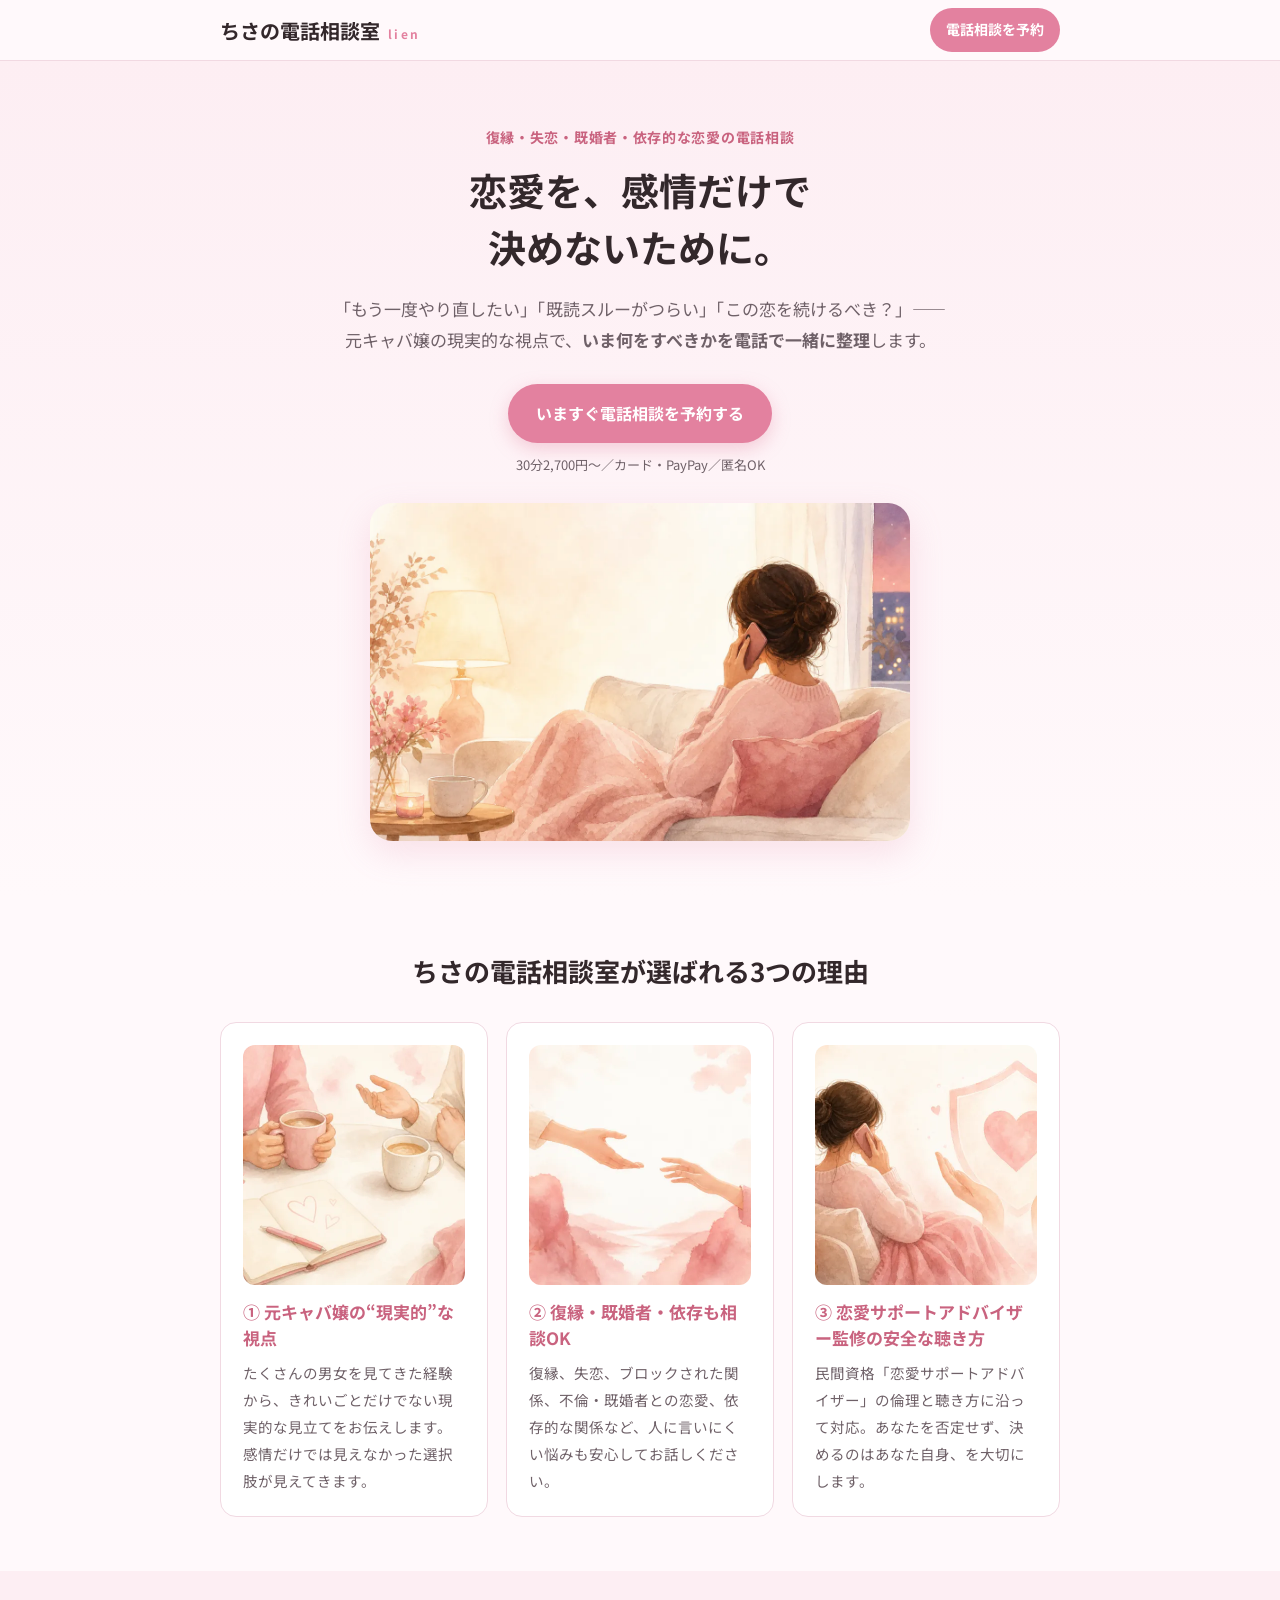
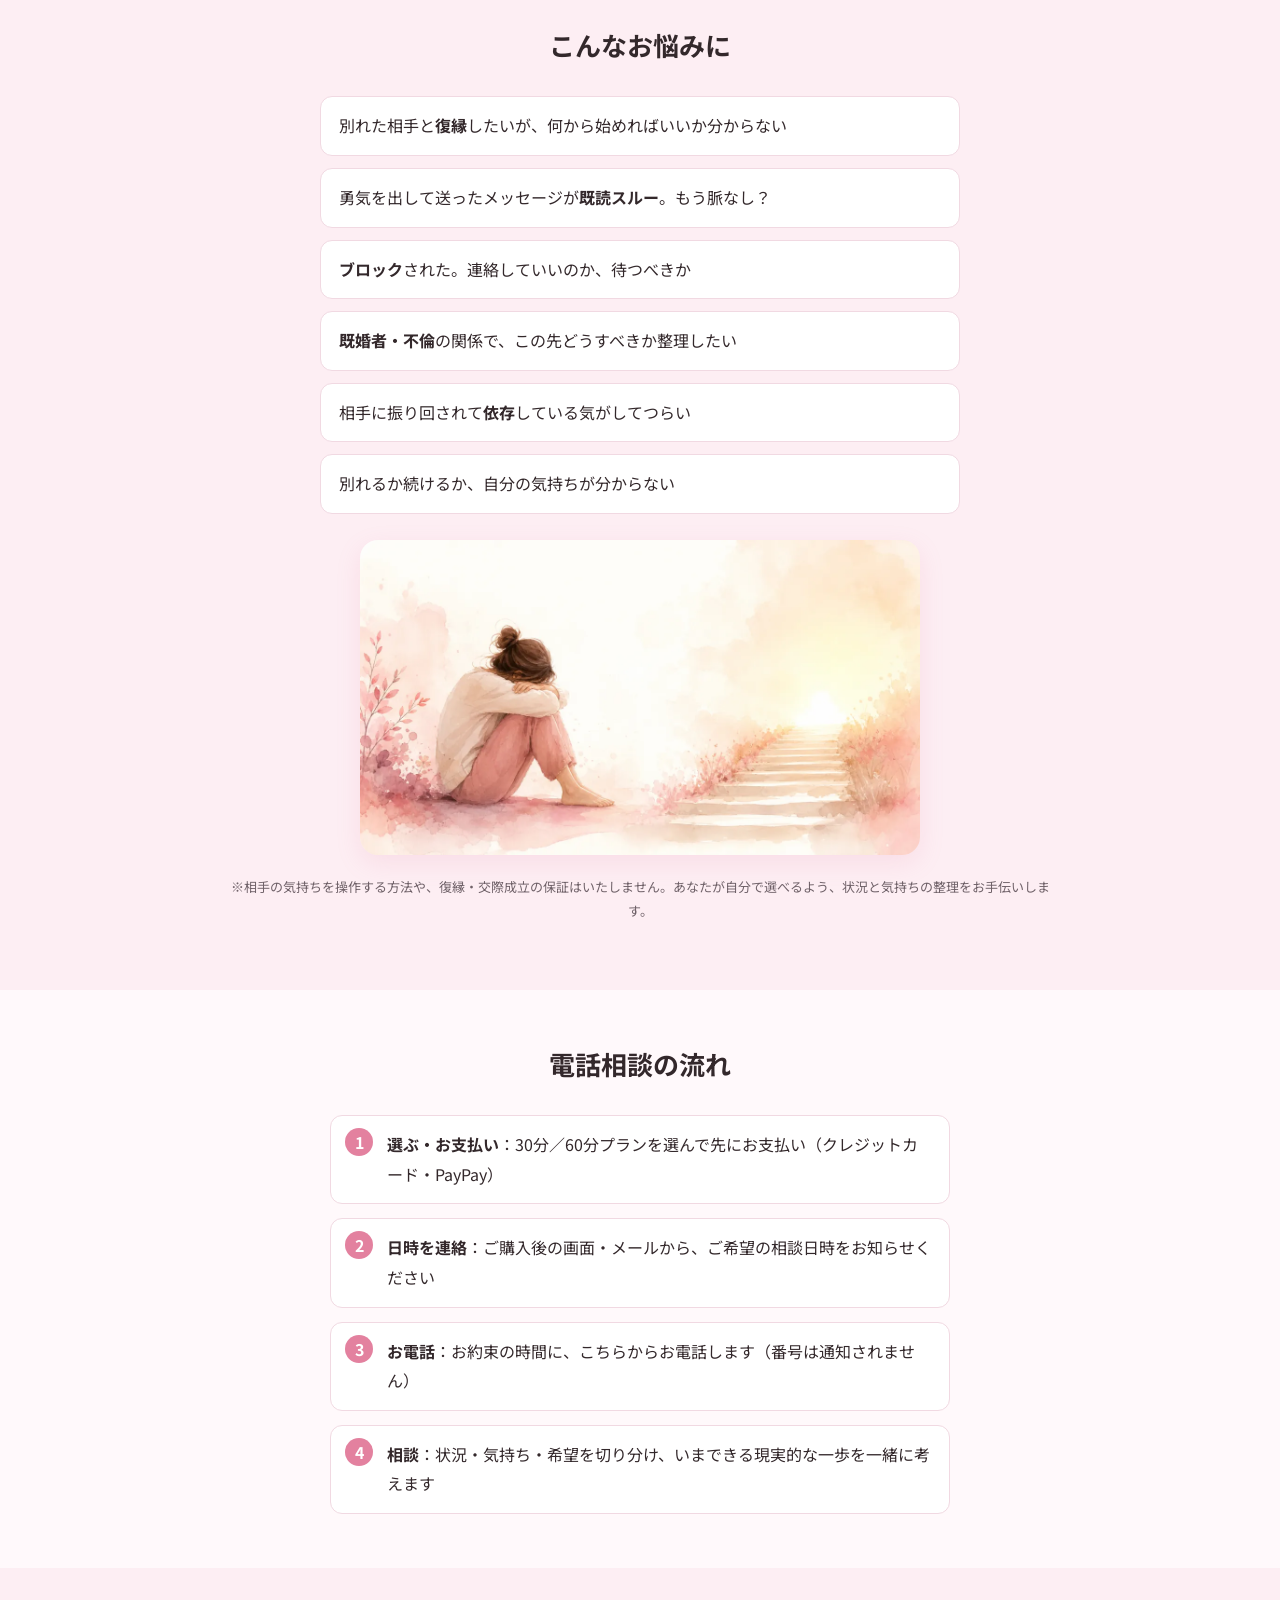
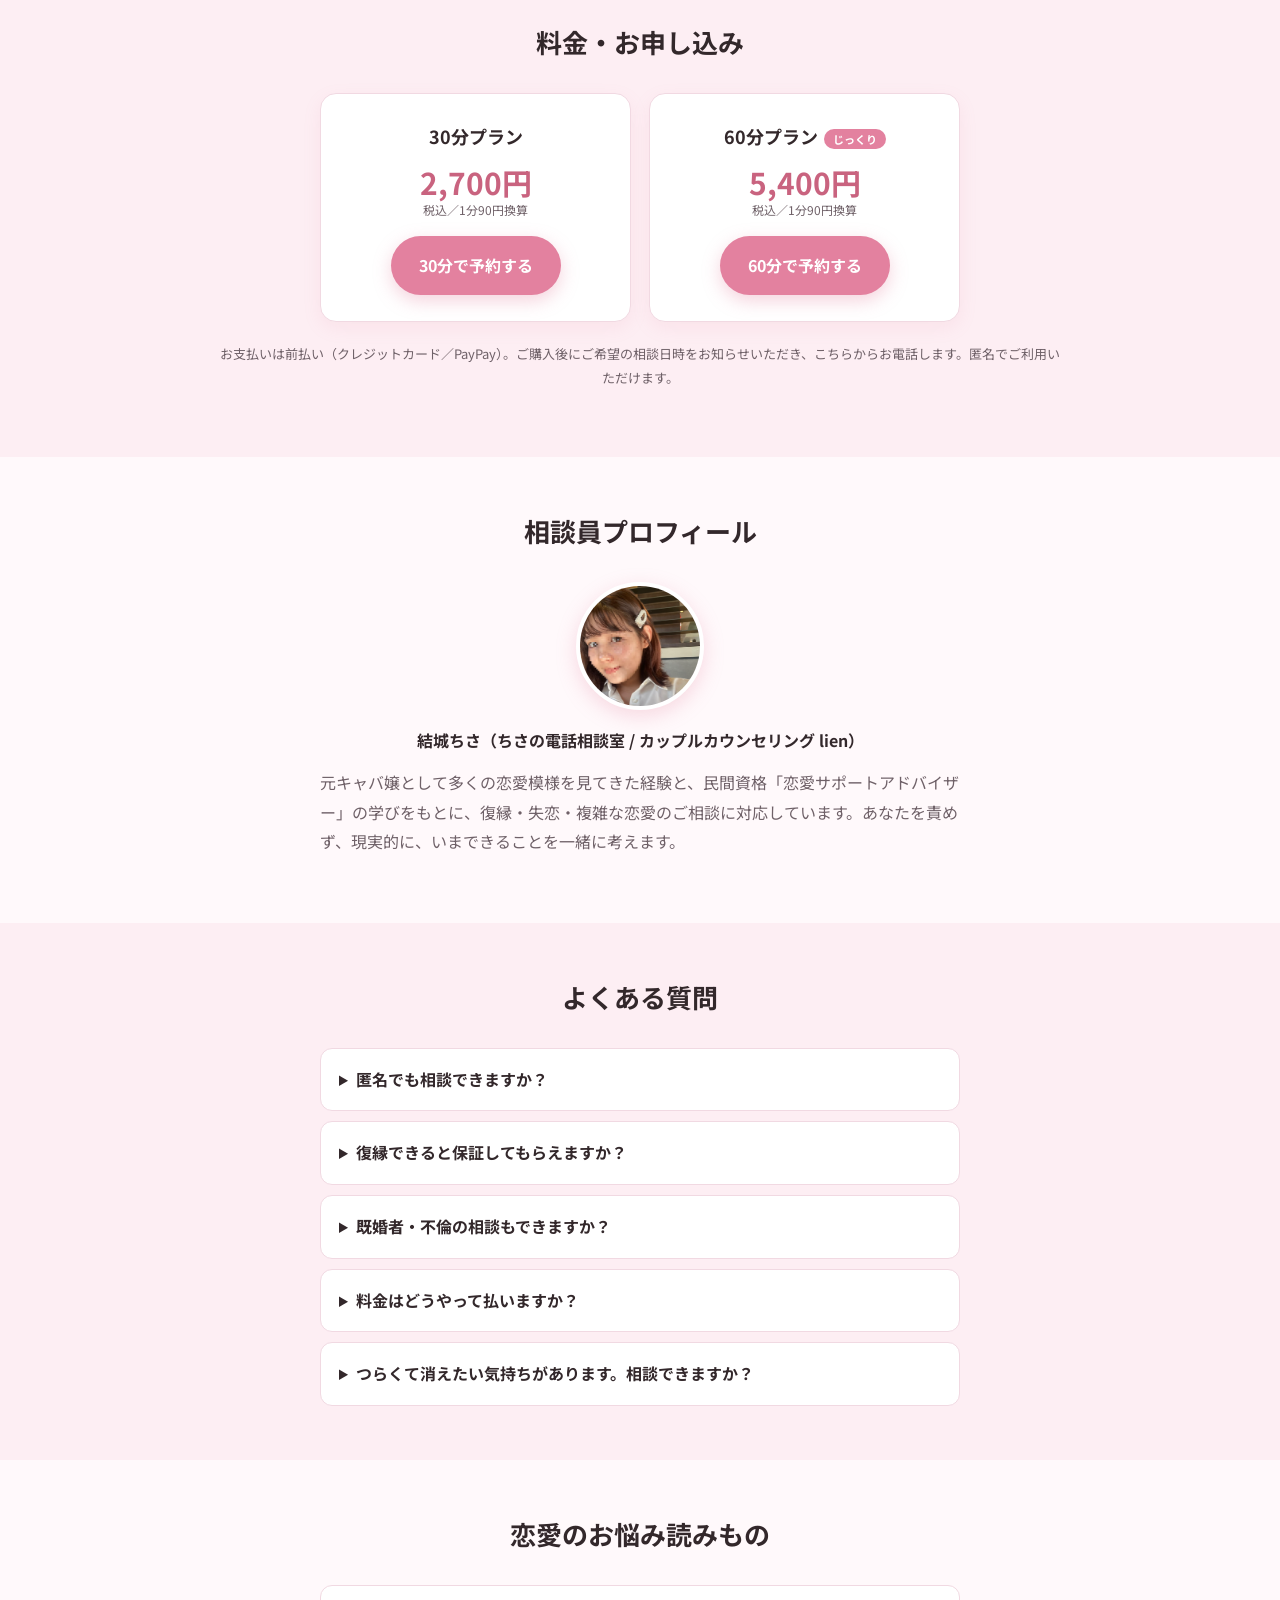
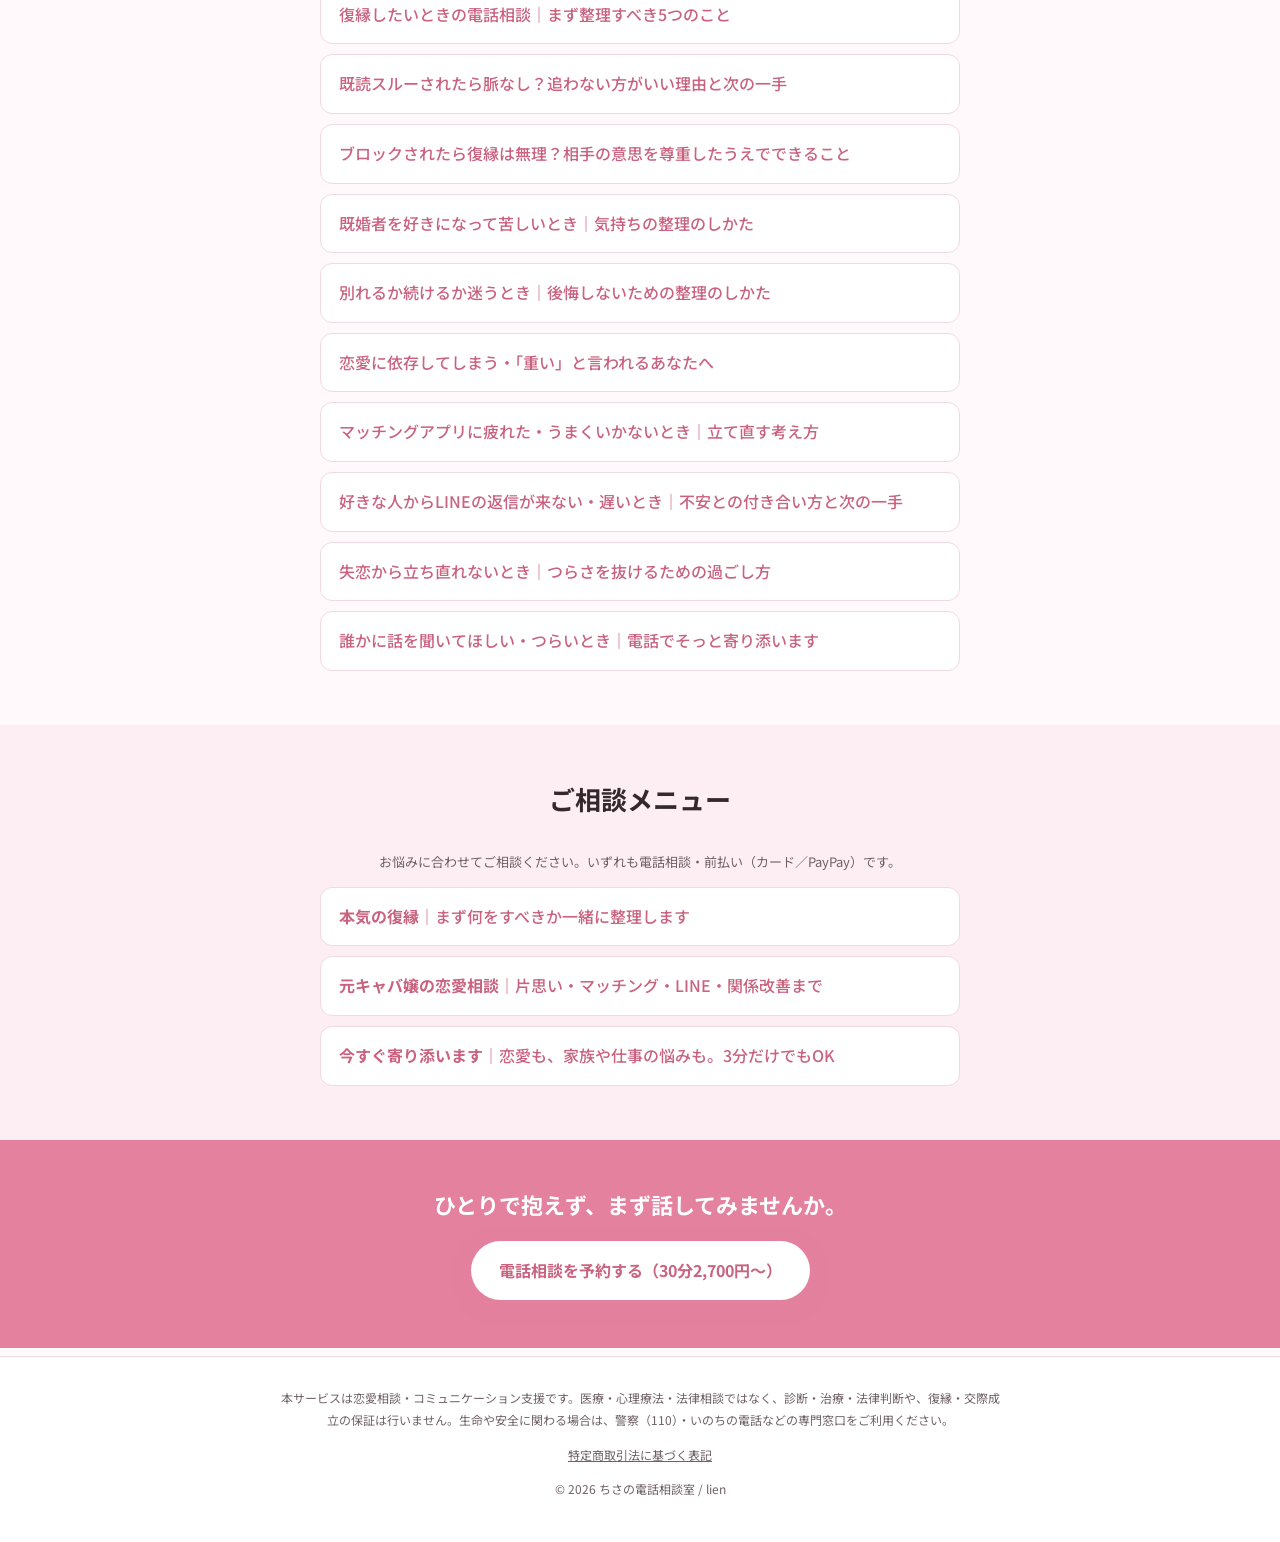
<file: index.html>
<!DOCTYPE html>
<html lang="ja">
<head>
<meta charset="utf-8">
<meta name="viewport" content="width=device-width, initial-scale=1">
<meta name="google-site-verification" content="uMiTRH6Pqsqf4sT0pgaJiD9avRkaoYrd-HA6WcW2khA">
<title>復縁・恋愛の電話相談｜ちさの電話相談室（lien）｜元キャバ嬢の現実的アドバイス</title>
<meta name="description" content="復縁・失恋・既婚者・依存的な恋愛の電話相談。元キャバ嬢の現実的な視点と、恋愛サポートアドバイザー監修の安全な聴き方で、いま何をすべきかを一緒に整理します。1分90円・後払い。">
<meta name="keywords" content="復縁 電話相談,恋愛相談 電話,既婚者 恋愛 相談,ブロック 復縁,失恋 相談,元キャバ嬢 恋愛相談">
<link rel="canonical" href="https://soudan.lovesupport-advisor.com/">
<meta property="og:type" content="website">
<meta property="og:title" content="復縁・恋愛の電話相談｜ちさの電話相談室（lien）">
<meta property="og:description" content="復縁・失恋・既婚者・依存的な恋愛の電話相談。元キャバ嬢の現実的な視点で、いま何をすべきかを一緒に整理します。">
<meta property="og:url" content="https://soudan.lovesupport-advisor.com/">
<meta property="og:image" content="https://soudan.lovesupport-advisor.com/assets/img/ogp.png">
<meta name="twitter:card" content="summary_large_image">
<meta name="twitter:image" content="https://soudan.lovesupport-advisor.com/assets/img/ogp.png">
<link rel="preconnect" href="https://fonts.googleapis.com">
<link rel="preconnect" href="https://fonts.gstatic.com" crossorigin>
<link href="https://fonts.googleapis.com/css2?family=Noto+Sans+JP:wght@400;500;700&display=swap" rel="stylesheet">
<link rel="stylesheet" href="styles.css">
<script type="application/ld+json">
{
  "@context": "https://schema.org",
  "@type": "Service",
  "serviceType": "恋愛・復縁の電話相談",
  "provider": { "@type": "Person", "name": "結城ちさ", "brand": "ちさの電話相談室 / lien" },
  "areaServed": "JP",
  "description": "復縁・失恋・既婚者・依存的な恋愛の電話相談。元キャバ嬢の現実的な視点と、恋愛サポートアドバイザー監修の安全な聴き方で、いま何をすべきかを一緒に整理します。",
  "offers": { "@type": "Offer", "price": "90", "priceCurrency": "JPY", "description": "電話相談 1分90円（通話後の後払い）" }
}
</script>
</head>
<body>
<header class="hd">
  <div class="wrap hd__in">
    <a class="brand" href="./">ちさの電話相談室<span>lien</span></a>
    <a class="btn btn--sm" href="#plan">電話相談を予約</a>
  </div>
</header>

<div id="statusbar" class="statusbar"><span class="live-dot"></span><span id="statustext"></span><span id="statustime" class="statusbar__time"></span><span id="statuscta"></span></div>

<main>
  <!-- HERO -->
  <section class="hero">
    <div class="wrap">
      <p class="hero__eyebrow">復縁・失恋・既婚者・依存的な恋愛の電話相談</p>
      <h1 class="hero__title">恋愛を、感情だけで<br>決めないために。</h1>
      <p class="hero__lead">「もう一度やり直したい」「既読スルーがつらい」「この恋を続けるべき？」——<br>元キャバ嬢の現実的な視点で、<strong>いま何をすべきかを電話で一緒に整理</strong>します。</p>
      <div class="hero__cta">
        <a class="btn" href="#plan">いますぐ電話相談を予約する</a>
        <span class="hero__note">30分2,700円〜／カード・PayPay／匿名OK</span>
      </div>
      <img class="ph hero__img" src="assets/img/hero.webp" alt="夜、スマートフォンで電話相談をしながら、温かい飲み物のそばでほっと心がほぐれていく女性のやわらかなイラスト" loading="eager" width="540" height="338">
    </div>
  </section>

  <!-- 強み -->
  <section class="sec">
    <div class="wrap">
      <h2 class="sec__title">ちさの電話相談室が選ばれる3つの理由</h2>
      <div class="cards">
        <div class="card">
          <img class="ph card__img" src="assets/img/strength-1.webp" alt="現実的な視点で恋愛を見つめ直すイメージのやわらかなイラスト" loading="lazy" width="360" height="240">
          <h3>① 元キャバ嬢の“現実的”な視点</h3>
          <p>たくさんの男女を見てきた経験から、きれいごとだけでない現実的な見立てをお伝えします。感情だけでは見えなかった選択肢が見えてきます。</p>
        </div>
        <div class="card">
          <img class="ph card__img" src="assets/img/strength-2.webp" alt="復縁や複雑な恋愛の悩みに寄り添うイメージのやわらかなイラスト" loading="lazy" width="360" height="240">
          <h3>② 復縁・既婚者・依存も相談OK</h3>
          <p>復縁、失恋、ブロックされた関係、不倫・既婚者との恋愛、依存的な関係など、人に言いにくい悩みも安心してお話しください。</p>
        </div>
        <div class="card">
          <img class="ph card__img" src="assets/img/strength-3.webp" alt="安心して話を聴いてもらえる、信頼と安全のイメージのやわらかなイラスト" loading="lazy" width="360" height="240">
          <h3>③ 恋愛サポートアドバイザー監修の安全な聴き方</h3>
          <p>民間資格「恋愛サポートアドバイザー」の倫理と聴き方に沿って対応。あなたを否定せず、決めるのはあなた自身、を大切にします。</p>
        </div>
      </div>
    </div>
  </section>

  <!-- こんな悩み -->
  <section class="sec sec--alt">
    <div class="wrap">
      <h2 class="sec__title">こんなお悩みに</h2>
      <ul class="needs">
        <li>別れた相手と<strong>復縁</strong>したいが、何から始めればいいか分からない</li>
        <li>勇気を出して送ったメッセージが<strong>既読スルー</strong>。もう脈なし？</li>
        <li><strong>ブロック</strong>された。連絡していいのか、待つべきか</li>
        <li><strong>既婚者・不倫</strong>の関係で、この先どうすべきか整理したい</li>
        <li>相手に振り回されて<strong>依存</strong>している気がしてつらい</li>
        <li>別れるか続けるか、自分の気持ちが分からない</li>
      </ul>
      <img class="ph nayami-img" src="assets/img/nayami.webp" alt="ひとりで恋愛の悩みを抱えてうつむく女性が、相談を通して少し前を向くまでをやわらかく描いたイラスト" loading="lazy" width="560" height="315">
      <p class="needs__note">※相手の気持ちを操作する方法や、復縁・交際成立の保証はいたしません。あなたが自分で選べるよう、状況と気持ちの整理をお手伝いします。</p>
    </div>
  </section>

  <!-- 流れ -->
  <section class="sec">
    <div class="wrap">
      <h2 class="sec__title">電話相談の流れ</h2>
      <ol class="flow">
        <li><b>選ぶ・お支払い</b>：30分／60分プランを選んで先にお支払い（クレジットカード・PayPay）</li>
        <li><b>日時を連絡</b>：ご購入後の画面・メールから、ご希望の相談日時をお知らせください</li>
        <li><b>お電話</b>：お約束の時間に、こちらからお電話します（番号は通知されません）</li>
        <li><b>相談</b>：状況・気持ち・希望を切り分け、いまできる現実的な一歩を一緒に考えます</li>
      </ol>
    </div>
  </section>

  <!-- 料金・申し込み -->
  <section class="sec sec--alt" id="plan">
    <div class="wrap">
      <h2 class="sec__title">料金・お申し込み</h2>
      <div class="plans">
        <div class="plan">
          <div class="plan__name">30分プラン</div>
          <div class="plan__price">2,700円<span>税込／1分90円換算</span></div>
          <a class="btn" href="https://buy.stripe.com/bJedR81MA1wXfXqcbl4AU03" target="_blank" rel="noopener">30分で予約する</a>
        </div>
        <div class="plan">
          <div class="plan__name">60分プラン<span class="plan__badge">じっくり</span></div>
          <div class="plan__price">5,400円<span>税込／1分90円換算</span></div>
          <a class="btn" href="https://buy.stripe.com/00w14m9f22B1eTm3EP4AU04" target="_blank" rel="noopener">60分で予約する</a>
        </div>
      </div>
      <p class="needs__note">お支払いは前払い（クレジットカード／PayPay）。ご購入後にご希望の相談日時をお知らせいただき、こちらからお電話します。匿名でご利用いただけます。</p>
    </div>
  </section>

  <!-- プロフィール -->
  <section class="sec">
    <div class="wrap profile">
      <h2 class="sec__title">相談員プロフィール</h2>
      <img class="profile__photo" src="assets/img/profile.png" alt="ちさの電話相談室 相談員 結城ちさのプロフィール写真" loading="lazy" width="128" height="128">
      <p style="text-align:center"><b>結城ちさ（ちさの電話相談室 / カップルカウンセリング lien）</b></p>
      <p>元キャバ嬢として多くの恋愛模様を見てきた経験と、民間資格「恋愛サポートアドバイザー」の学びをもとに、復縁・失恋・複雑な恋愛のご相談に対応しています。あなたを責めず、現実的に、いまできることを一緒に考えます。</p>
    </div>
  </section>

  <!-- FAQ -->
  <section class="sec sec--alt">
    <div class="wrap">
      <h2 class="sec__title">よくある質問</h2>
      <div class="faq">
        <details><summary>匿名でも相談できますか？</summary><p>はい。お名前を出さずにご相談いただけます。安心してお話しください。</p></details>
        <details><summary>復縁できると保証してもらえますか？</summary><p>いいえ。恋愛の結果や相手の気持ちは保証できません。あなたが状況を整理し、自分で選べるよう支援するのが役割です。</p></details>
        <details><summary>既婚者・不倫の相談もできますか？</summary><p>はい。否定せずにお話をうかがい、状況の整理をお手伝いします。なお、法律上の判断は行いません。</p></details>
        <details><summary>料金はどうやって払いますか？</summary><p>30分2,700円／60分5,400円（いずれも1分90円換算）の前払いです。クレジットカードまたはPayPayでお支払いいただけます。ご購入後に相談日時を調整します。</p></details>
        <details><summary>つらくて消えたい気持ちがあります。相談できますか？</summary><p>お気持ちをうかがいます。ただし医療や診断は行えないため、安全に関わる場合は専門の相談窓口や医療機関のご案内を優先します。</p></details>
      </div>
    </div>
  </section>

  <!-- お悩み記事 -->
  <section class="sec">
    <div class="wrap">
      <h2 class="sec__title">恋愛のお悩み読みもの</h2>
      <ul class="posts">
        <li><a href="articles/fukuen-denwa-soudan.html">復縁したいときの電話相談｜まず整理すべき5つのこと</a></li>
        <li><a href="articles/kidoku-suru.html">既読スルーされたら脈なし？追わない方がいい理由と次の一手</a></li>
        <li><a href="articles/block-fukuen.html">ブロックされたら復縁は無理？相手の意思を尊重したうえでできること</a></li>
        <li><a href="articles/kikonsha-renai.html">既婚者を好きになって苦しいとき｜気持ちの整理のしかた</a></li>
        <li><a href="articles/wakareru-mayou.html">別れるか続けるか迷うとき｜後悔しないための整理のしかた</a></li>
        <li><a href="articles/renai-izon.html">恋愛に依存してしまう・「重い」と言われるあなたへ</a></li>
        <li><a href="articles/matching-app-tsukareta.html">マッチングアプリに疲れた・うまくいかないとき｜立て直す考え方</a></li>
        <li><a href="articles/line-henji-konai.html">好きな人からLINEの返信が来ない・遅いとき｜不安との付き合い方と次の一手</a></li>
        <li><a href="articles/shitsuren-tachinaori.html">失恋から立ち直れないとき｜つらさを抜けるための過ごし方</a></li>
        <li><a href="articles/dareka-ni-hanashitai.html">誰かに話を聞いてほしい・つらいとき｜電話でそっと寄り添います</a></li>
      </ul>
    </div>
  </section>

  <!-- ご相談メニュー -->
  <section class="sec sec--alt">
    <div class="wrap">
      <h2 class="sec__title">ご相談メニュー</h2>
      <p class="needs__note" style="margin-top:0">お悩みに合わせてご相談ください。いずれも電話相談・前払い（カード／PayPay）です。</p>
      <ul class="posts">
        <li><a href="#plan"><b>本気の復縁</b>｜まず何をすべきか一緒に整理します</a></li>
        <li><a href="#plan"><b>元キャバ嬢の恋愛相談</b>｜片思い・マッチング・LINE・関係改善まで</a></li>
        <li><a href="#plan"><b>今すぐ寄り添います</b>｜恋愛も、家族や仕事の悩みも。3分だけでもOK</a></li>
      </ul>
    </div>
  </section>

  <section class="cta-band">
    <div class="wrap">
      <h2>ひとりで抱えず、まず話してみませんか。</h2>
      <a class="btn btn--light" href="#plan">電話相談を予約する（30分2,700円〜）</a>
    </div>
  </section>
</main>

<footer class="ft">
  <div class="wrap">
    <p class="ft__note">本サービスは恋愛相談・コミュニケーション支援です。医療・心理療法・法律相談ではなく、診断・治療・法律判断や、復縁・交際成立の保証は行いません。生命や安全に関わる場合は、警察（110）・いのちの電話などの専門窓口をご利用ください。</p>
    <p class="ft__links"><a href="legal/tokushoho.html">特定商取引法に基づく表記</a></p>
    <p class="ft__copy">© <span id="y">2026</span> ちさの電話相談室 / lien</p>
  </div>
</footer>
<script>document.getElementById('y').textContent=new Date().getFullYear();</script>
<script>
/* 対応状況バー：Apps ScriptのWebアプリURLを入れると表示されます（未設定なら非表示） */
window.STATUS_API = "https://script.google.com/macros/s/AKfycbx4BZ5ZW0OHZ5NgfTcpON0eDcxLAZyvye0pqQxFmlsKSIx2fmxgMmvnFt03Sfl1owb4Ww/exec";
(function(){
  var bar=document.getElementById('statusbar');
  var MAP={
    available:{c:'statusbar--ok',  t:'<b>ちさ・ただいまオンライン</b>｜いま電話がつながります'},
    busy:     {c:'statusbar--busy',t:'ちさ・ただいま対応中｜ご購入後、順番にご案内します'},
    away:     {c:'statusbar--away',t:'ちさ・ただいま席を外しています｜ご購入後、ご希望日時で調整します'}
  };
  function pad(n){return('0'+n).slice(-2);}
  function show(s){
    var m=MAP[s]||MAP.away;
    bar.className='statusbar '+m.c;
    document.getElementById('statustext').innerHTML=m.t;
    var d=new Date();
    document.getElementById('statustime').textContent='（'+(d.getMonth()+1)+'月'+d.getDate()+'日 '+pad(d.getHours())+':'+pad(d.getMinutes())+' 現在）';
    document.getElementById('statuscta').innerHTML=(s==='available')?'<a class="statusbar__cta" href="#plan">今すぐ予約 →</a>':'';
    bar.style.display='block';
  }
  if(!window.STATUS_API || window.STATUS_API.indexOf('PUT_')===0) return; // 未設定なら非表示
  window.__onStatus=function(d){show(d&&d.status);};
  var s=document.createElement('script');
  s.src=window.STATUS_API+(window.STATUS_API.indexOf('?')<0?'?':'&')+'callback=__onStatus';
  s.onerror=function(){/* 取得失敗時はバー非表示のまま */};
  document.body.appendChild(s);
})();
</script>
</body>
</html>
</file>
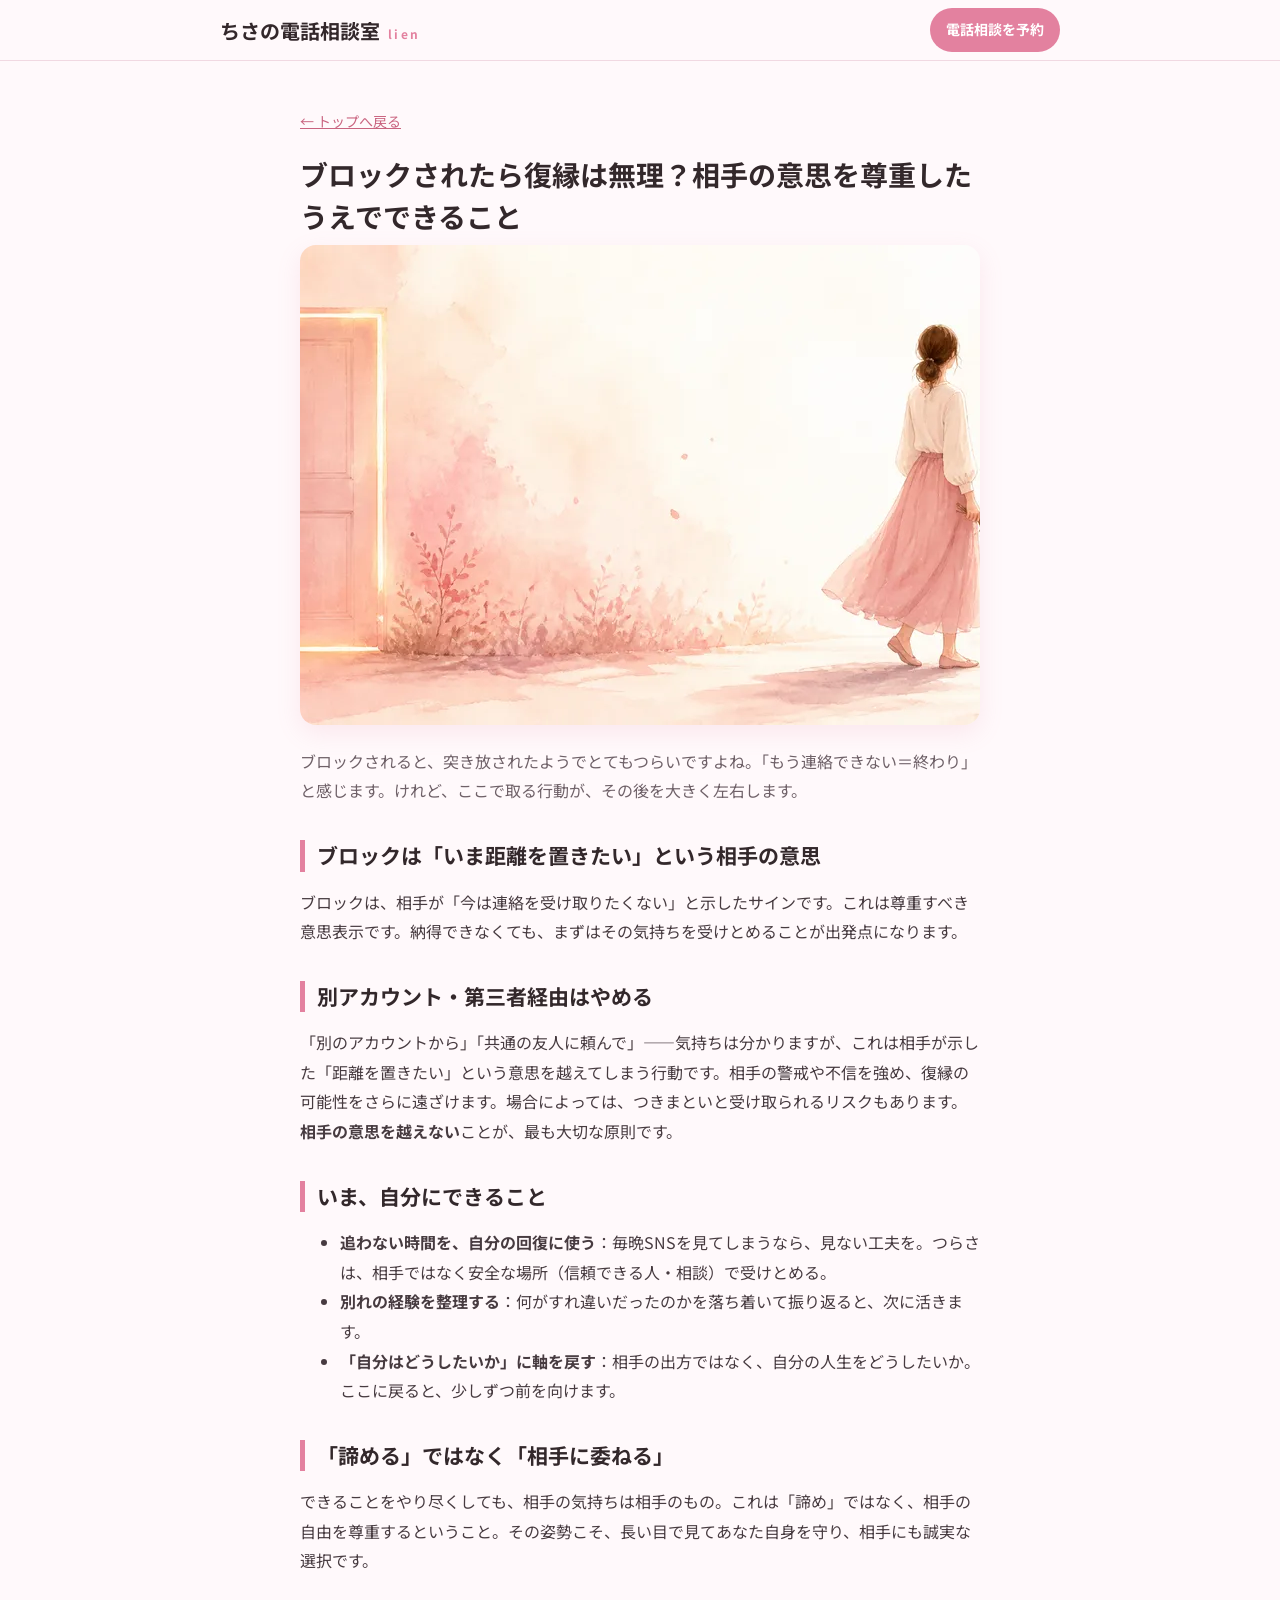
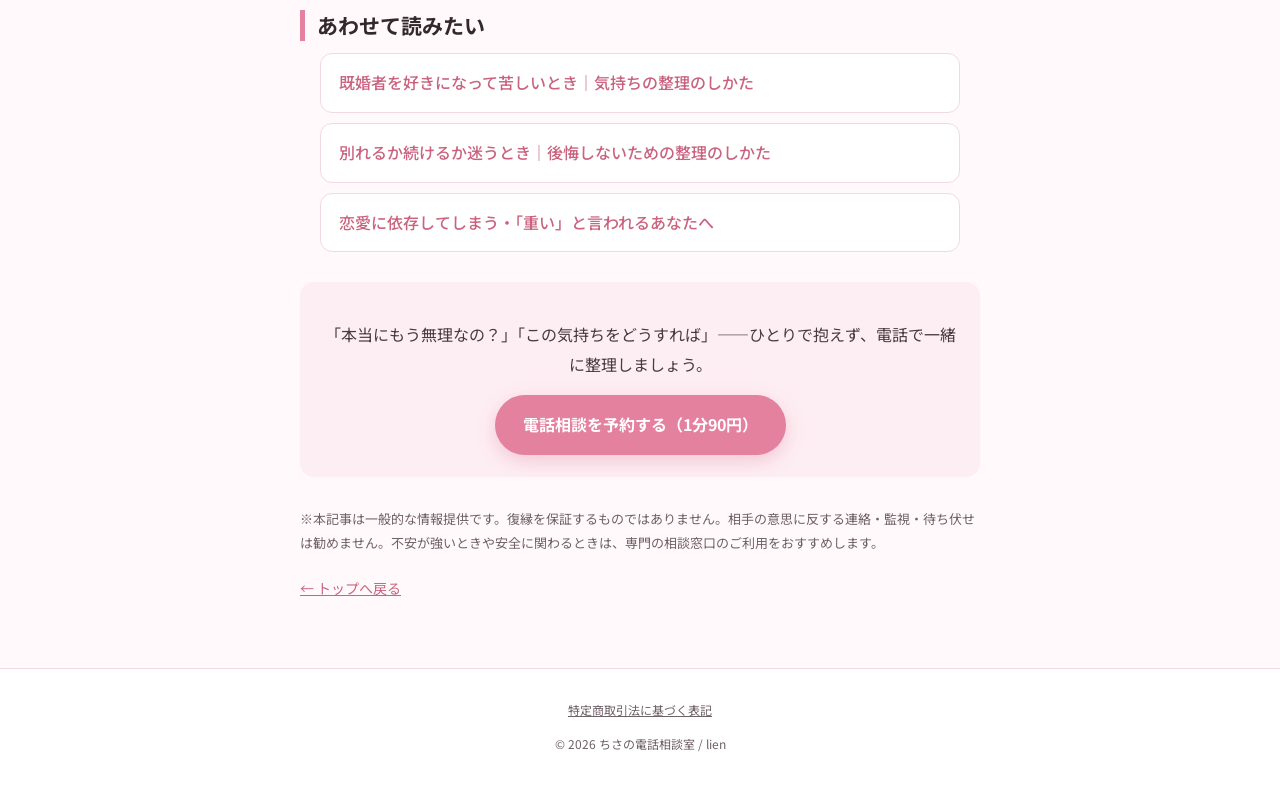
<file: articles/block-fukuen.html>
<!DOCTYPE html>
<html lang="ja">
<head>
<meta charset="utf-8">
<meta name="viewport" content="width=device-width, initial-scale=1">
<title>ブロックされたら復縁は無理？相手の意思を尊重したうえでできること｜ちさの電話相談室</title>
<meta name="description" content="ブロックされると「もう終わり」と感じます。別アカウントでの連絡は逆効果。ブロックを相手の意思として受けとめたうえで、自分にできることを、恋愛サポートアドバイザー監修で整理します。">
<meta name="keywords" content="ブロック 復縁,ブロックされた 連絡,復縁 諦める,失恋 立ち直る">
<link rel="canonical" href="https://soudan.lovesupport-advisor.com/articles/block-fukuen.html">
<meta property="og:type" content="article">
<meta property="og:image" content="https://soudan.lovesupport-advisor.com/assets/img/art-block-fukuen.webp">
<meta name="twitter:card" content="summary_large_image">
<meta name="twitter:image" content="https://soudan.lovesupport-advisor.com/assets/img/art-block-fukuen.webp">
<meta property="og:title" content="ブロックされたら復縁は無理？相手の意思を尊重したうえでできること">
<link href="https://fonts.googleapis.com/css2?family=Noto+Sans+JP:wght@400;500;700&display=swap" rel="stylesheet">
<link rel="stylesheet" href="../styles.css">
<script type="application/ld+json">
{ "@context":"https://schema.org","@type":"Article","headline":"ブロックされたら復縁は無理？相手の意思を尊重したうえでできること","author":{"@type":"Person","name":"結城ちさ"},"publisher":{"@type":"Organization","name":"ちさの電話相談室"},"mainEntityOfPage":"https://soudan.lovesupport-advisor.com/articles/block-fukuen.html","image":"https://soudan.lovesupport-advisor.com/assets/img/art-block-fukuen.webp","inLanguage":"ja" }
</script>
</head>
<body>
<header class="hd"><div class="wrap hd__in">
  <a class="brand" href="../index.html">ちさの電話相談室<span>lien</span></a>
  <a class="btn btn--sm" href="../index.html#plan">電話相談を予約</a>
</div></header>

<article class="article">
  <a class="back" href="../index.html">← トップへ戻る</a>
  <h1>ブロックされたら復縁は無理？相手の意思を尊重したうえでできること</h1>
  <img class="ph art-hero" src="../assets/img/art-block-fukuen.webp" alt="ブロックされたら復縁は無理？相手の意思を尊重したうえでできることのイメージイラスト" loading="eager" width="1200" height="480">
  <p class="lead">ブロックされると、突き放されたようでとてもつらいですよね。「もう連絡できない＝終わり」と感じます。けれど、ここで取る行動が、その後を大きく左右します。</p>

  <h2>ブロックは「いま距離を置きたい」という相手の意思</h2>
  <p>ブロックは、相手が「今は連絡を受け取りたくない」と示したサインです。これは尊重すべき意思表示です。納得できなくても、まずはその気持ちを受けとめることが出発点になります。</p>

  <h2>別アカウント・第三者経由はやめる</h2>
  <p>「別のアカウントから」「共通の友人に頼んで」——気持ちは分かりますが、これは相手が示した「距離を置きたい」という意思を越えてしまう行動です。相手の警戒や不信を強め、復縁の可能性をさらに遠ざけます。場合によっては、つきまといと受け取られるリスクもあります。<strong>相手の意思を越えない</strong>ことが、最も大切な原則です。</p>

  <h2>いま、自分にできること</h2>
  <ul>
    <li><b>追わない時間を、自分の回復に使う</b>：毎晩SNSを見てしまうなら、見ない工夫を。つらさは、相手ではなく安全な場所（信頼できる人・相談）で受けとめる。</li>
    <li><b>別れの経験を整理する</b>：何がすれ違いだったのかを落ち着いて振り返ると、次に活きます。</li>
    <li><b>「自分はどうしたいか」に軸を戻す</b>：相手の出方ではなく、自分の人生をどうしたいか。ここに戻ると、少しずつ前を向けます。</li>
  </ul>

  <h2>「諦める」ではなく「相手に委ねる」</h2>
  <p>できることをやり尽くしても、相手の気持ちは相手のもの。これは「諦め」ではなく、相手の自由を尊重するということ。その姿勢こそ、長い目で見てあなた自身を守り、相手にも誠実な選択です。</p>

  <h2>あわせて読みたい</h2>
      <ul class="posts">
        <li><a href="kikonsha-renai.html">既婚者を好きになって苦しいとき｜気持ちの整理のしかた</a></li>
        <li><a href="wakareru-mayou.html">別れるか続けるか迷うとき｜後悔しないための整理のしかた</a></li>
        <li><a href="renai-izon.html">恋愛に依存してしまう・「重い」と言われるあなたへ</a></li>
      </ul>

  <div class="cta-inline">
    <p>「本当にもう無理なの？」「この気持ちをどうすれば」——ひとりで抱えず、電話で一緒に整理しましょう。</p>
    <a class="btn" href="../index.html#plan">電話相談を予約する（1分90円）</a>
  </div>

  <p style="font-size:13px;color:#6f6168">※本記事は一般的な情報提供です。復縁を保証するものではありません。相手の意思に反する連絡・監視・待ち伏せは勧めません。不安が強いときや安全に関わるときは、専門の相談窓口のご利用をおすすめします。</p>
  <a class="back" href="../index.html">← トップへ戻る</a>
</article>

<footer class="ft"><div class="wrap"><p class="ft__links"><a href="../legal/tokushoho.html">特定商取引法に基づく表記</a></p><p class="ft__copy">© <span>2026</span> ちさの電話相談室 / lien</p></div></footer>
</body>
</html>
</file>
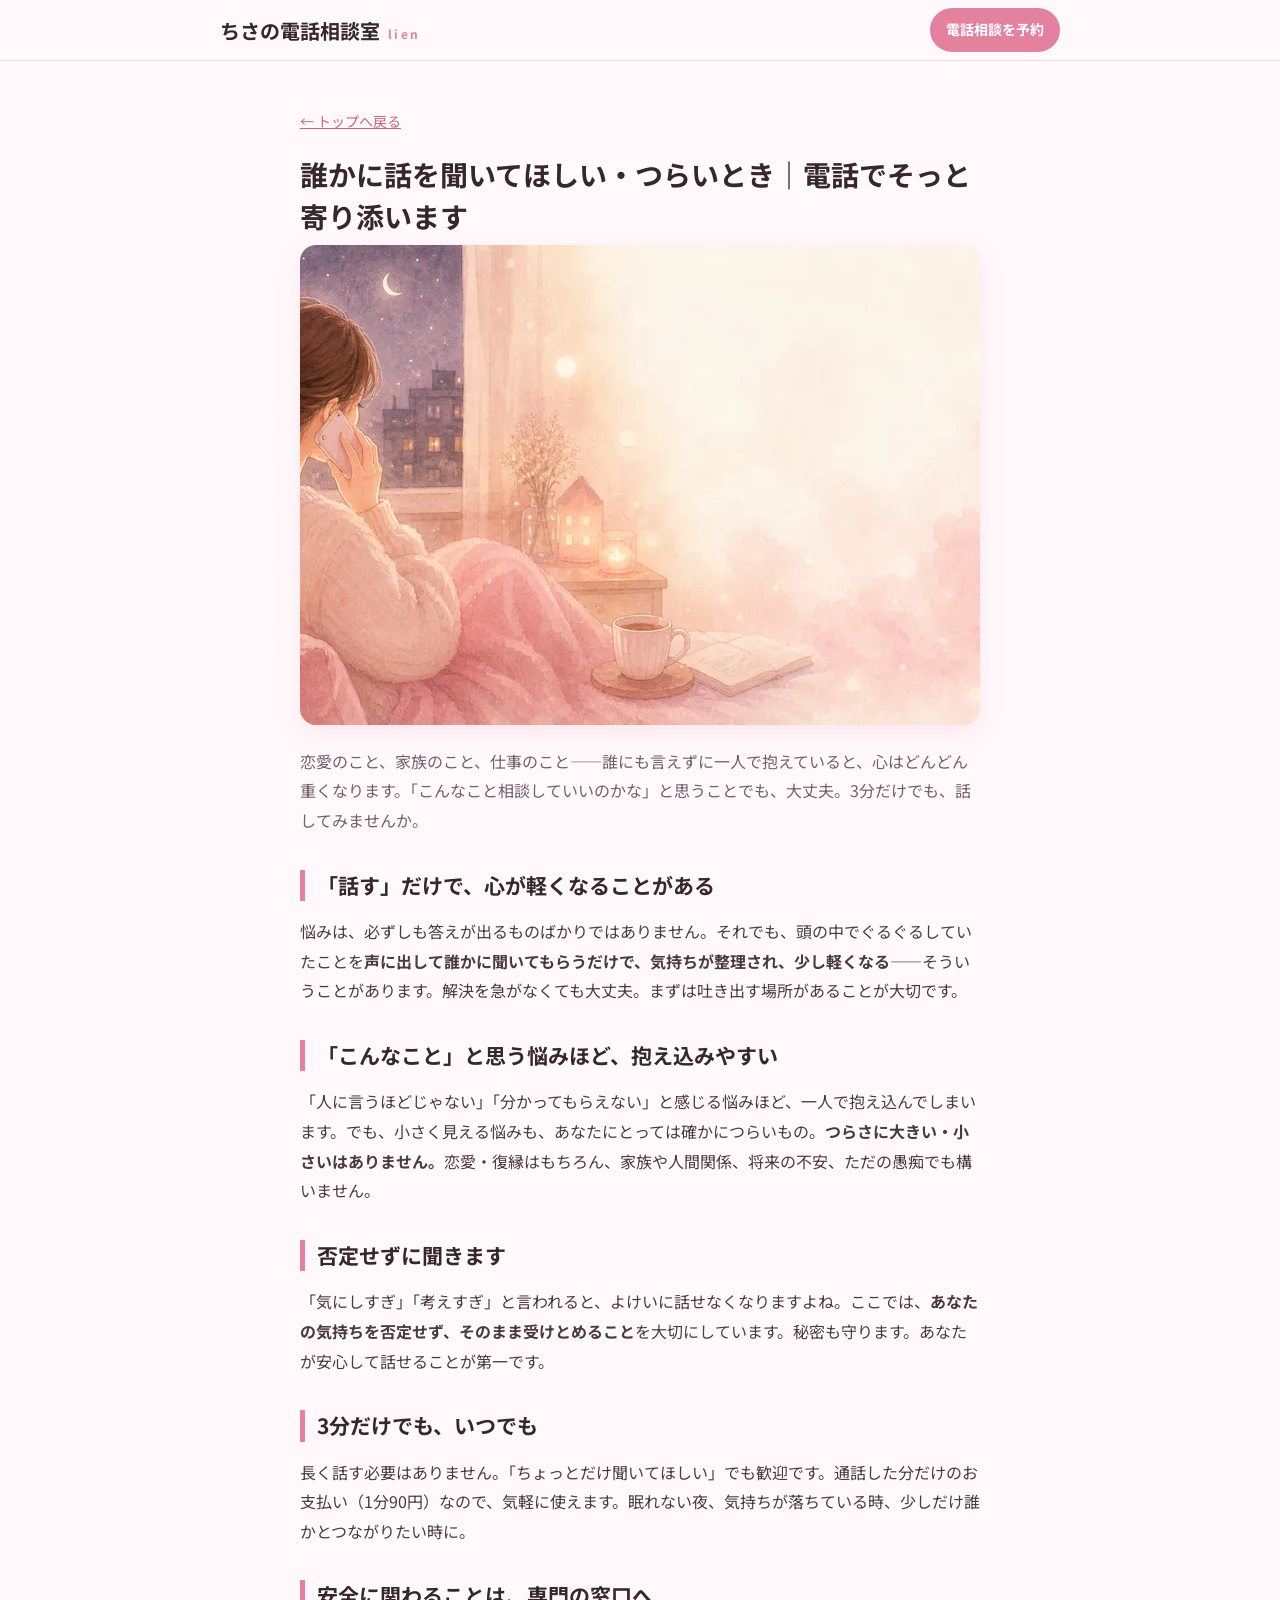
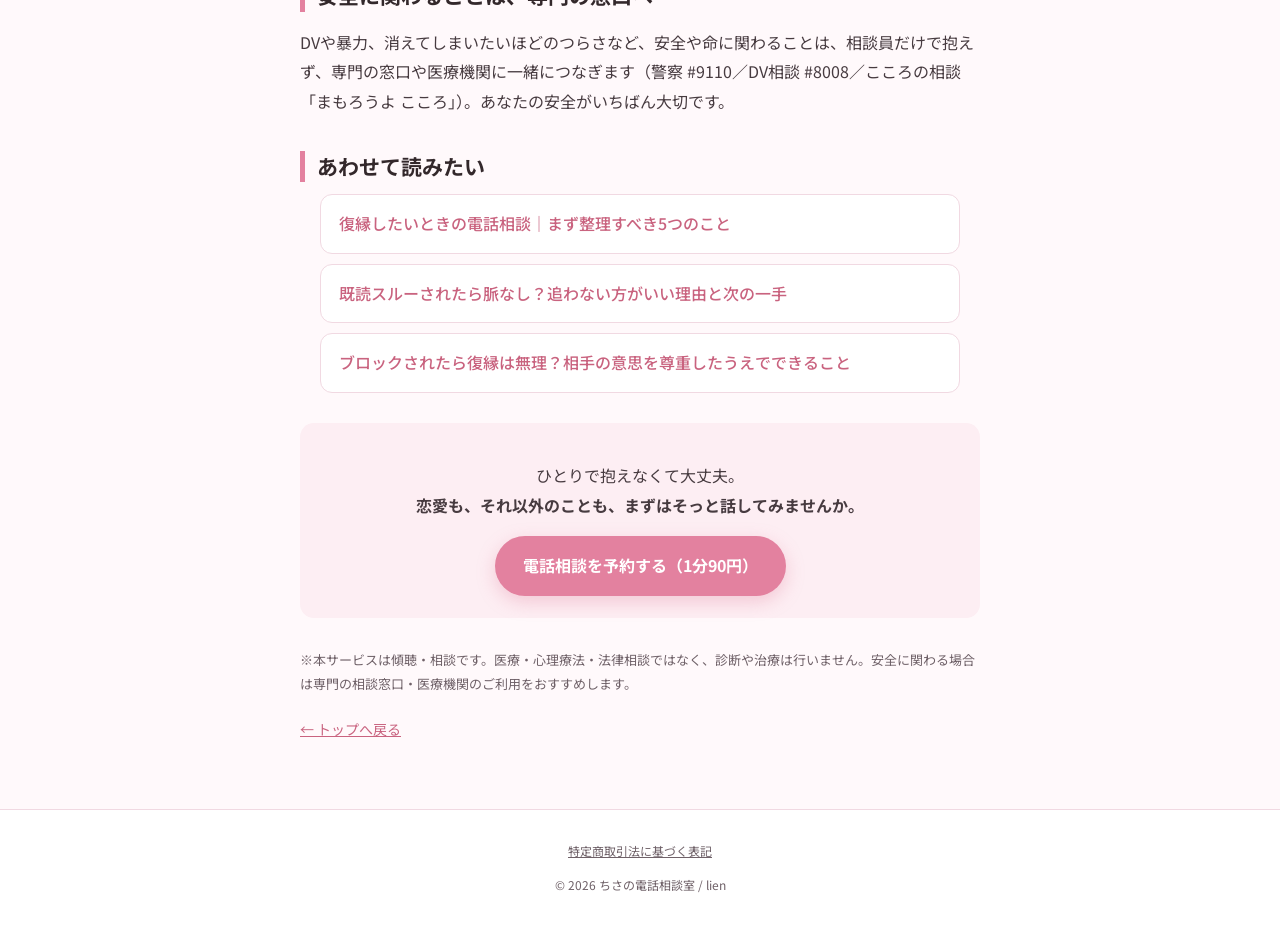
<file: articles/dareka-ni-hanashitai.html>
<!DOCTYPE html>
<html lang="ja">
<head>
<meta charset="utf-8">
<meta name="viewport" content="width=device-width, initial-scale=1">
<title>誰かに話を聞いてほしい・つらいとき｜電話でそっと寄り添います｜ちさの電話相談室</title>
<meta name="description" content="恋愛も、家族や仕事の悩みも。誰にも言えず一人で抱えてつらいとき、3分だけでも話してみませんか。答えが出なくても、話すだけで心が軽くなることがあります。否定しない傾聴の電話相談を、元キャバ嬢・恋愛サポートアドバイザー監修で。">
<meta name="keywords" content="誰かに話を聞いてほしい,つらい 話したい,電話 話し相手,愚痴 聞いてほしい,人生相談 電話">
<link rel="canonical" href="https://soudan.lovesupport-advisor.com/articles/dareka-ni-hanashitai.html">
<meta property="og:type" content="article">
<meta property="og:image" content="https://soudan.lovesupport-advisor.com/assets/img/art-dareka-ni-hanashitai.webp">
<meta name="twitter:card" content="summary_large_image">
<meta name="twitter:image" content="https://soudan.lovesupport-advisor.com/assets/img/art-dareka-ni-hanashitai.webp">
<meta property="og:title" content="誰かに話を聞いてほしい・つらいとき｜電話でそっと寄り添います">
<link href="https://fonts.googleapis.com/css2?family=Noto+Sans+JP:wght@400;500;700&display=swap" rel="stylesheet">
<link rel="stylesheet" href="../styles.css">
<script type="application/ld+json">
{ "@context":"https://schema.org","@type":"Article","headline":"誰かに話を聞いてほしい・つらいとき｜電話でそっと寄り添います","author":{"@type":"Person","name":"結城ちさ"},"publisher":{"@type":"Organization","name":"ちさの電話相談室"},"mainEntityOfPage":"https://soudan.lovesupport-advisor.com/articles/dareka-ni-hanashitai.html","image":"https://soudan.lovesupport-advisor.com/assets/img/art-dareka-ni-hanashitai.webp","inLanguage":"ja" }
</script>
</head>
<body>
<header class="hd"><div class="wrap hd__in">
  <a class="brand" href="../index.html">ちさの電話相談室<span>lien</span></a>
  <a class="btn btn--sm" href="../index.html#plan">電話相談を予約</a>
</div></header>

<article class="article">
  <a class="back" href="../index.html">← トップへ戻る</a>
  <h1>誰かに話を聞いてほしい・つらいとき｜電話でそっと寄り添います</h1>
  <img class="ph art-hero" src="../assets/img/art-dareka-ni-hanashitai.webp" alt="誰かに話を聞いてほしい・つらいとき｜電話でそっと寄り添いますのイメージイラスト" loading="eager" width="1200" height="480">
  <p class="lead">恋愛のこと、家族のこと、仕事のこと——誰にも言えずに一人で抱えていると、心はどんどん重くなります。「こんなこと相談していいのかな」と思うことでも、大丈夫。3分だけでも、話してみませんか。</p>

  <h2>「話す」だけで、心が軽くなることがある</h2>
  <p>悩みは、必ずしも答えが出るものばかりではありません。それでも、頭の中でぐるぐるしていたことを<strong>声に出して誰かに聞いてもらうだけで、気持ちが整理され、少し軽くなる</strong>——そういうことがあります。解決を急がなくても大丈夫。まずは吐き出す場所があることが大切です。</p>

  <h2>「こんなこと」と思う悩みほど、抱え込みやすい</h2>
  <p>「人に言うほどじゃない」「分かってもらえない」と感じる悩みほど、一人で抱え込んでしまいます。でも、小さく見える悩みも、あなたにとっては確かにつらいもの。<strong>つらさに大きい・小さいはありません。</strong>恋愛・復縁はもちろん、家族や人間関係、将来の不安、ただの愚痴でも構いません。</p>

  <h2>否定せずに聞きます</h2>
  <p>「気にしすぎ」「考えすぎ」と言われると、よけいに話せなくなりますよね。ここでは、<strong>あなたの気持ちを否定せず、そのまま受けとめること</strong>を大切にしています。秘密も守ります。あなたが安心して話せることが第一です。</p>

  <h2>3分だけでも、いつでも</h2>
  <p>長く話す必要はありません。「ちょっとだけ聞いてほしい」でも歓迎です。通話した分だけのお支払い（1分90円）なので、気軽に使えます。眠れない夜、気持ちが落ちている時、少しだけ誰かとつながりたい時に。</p>

  <h2>安全に関わることは、専門の窓口へ</h2>
  <p>DVや暴力、消えてしまいたいほどのつらさなど、安全や命に関わることは、相談員だけで抱えず、専門の窓口や医療機関に一緒につなぎます（警察 #9110／DV相談 #8008／こころの相談「まもろうよ こころ」）。あなたの安全がいちばん大切です。</p>

  <h2>あわせて読みたい</h2>
      <ul class="posts">
        <li><a href="fukuen-denwa-soudan.html">復縁したいときの電話相談｜まず整理すべき5つのこと</a></li>
        <li><a href="kidoku-suru.html">既読スルーされたら脈なし？追わない方がいい理由と次の一手</a></li>
        <li><a href="block-fukuen.html">ブロックされたら復縁は無理？相手の意思を尊重したうえでできること</a></li>
      </ul>

  <div class="cta-inline">
    <p>ひとりで抱えなくて大丈夫。<br><strong>恋愛も、それ以外のことも、まずはそっと話してみませんか。</strong></p>
    <a class="btn" href="../index.html#plan">電話相談を予約する（1分90円）</a>
  </div>

  <p style="font-size:13px;color:#6f6168">※本サービスは傾聴・相談です。医療・心理療法・法律相談ではなく、診断や治療は行いません。安全に関わる場合は専門の相談窓口・医療機関のご利用をおすすめします。</p>
  <a class="back" href="../index.html">← トップへ戻る</a>
</article>

<footer class="ft"><div class="wrap"><p class="ft__links"><a href="../legal/tokushoho.html">特定商取引法に基づく表記</a></p><p class="ft__copy">© <span>2026</span> ちさの電話相談室 / lien</p></div></footer>
</body>
</html>
</file>
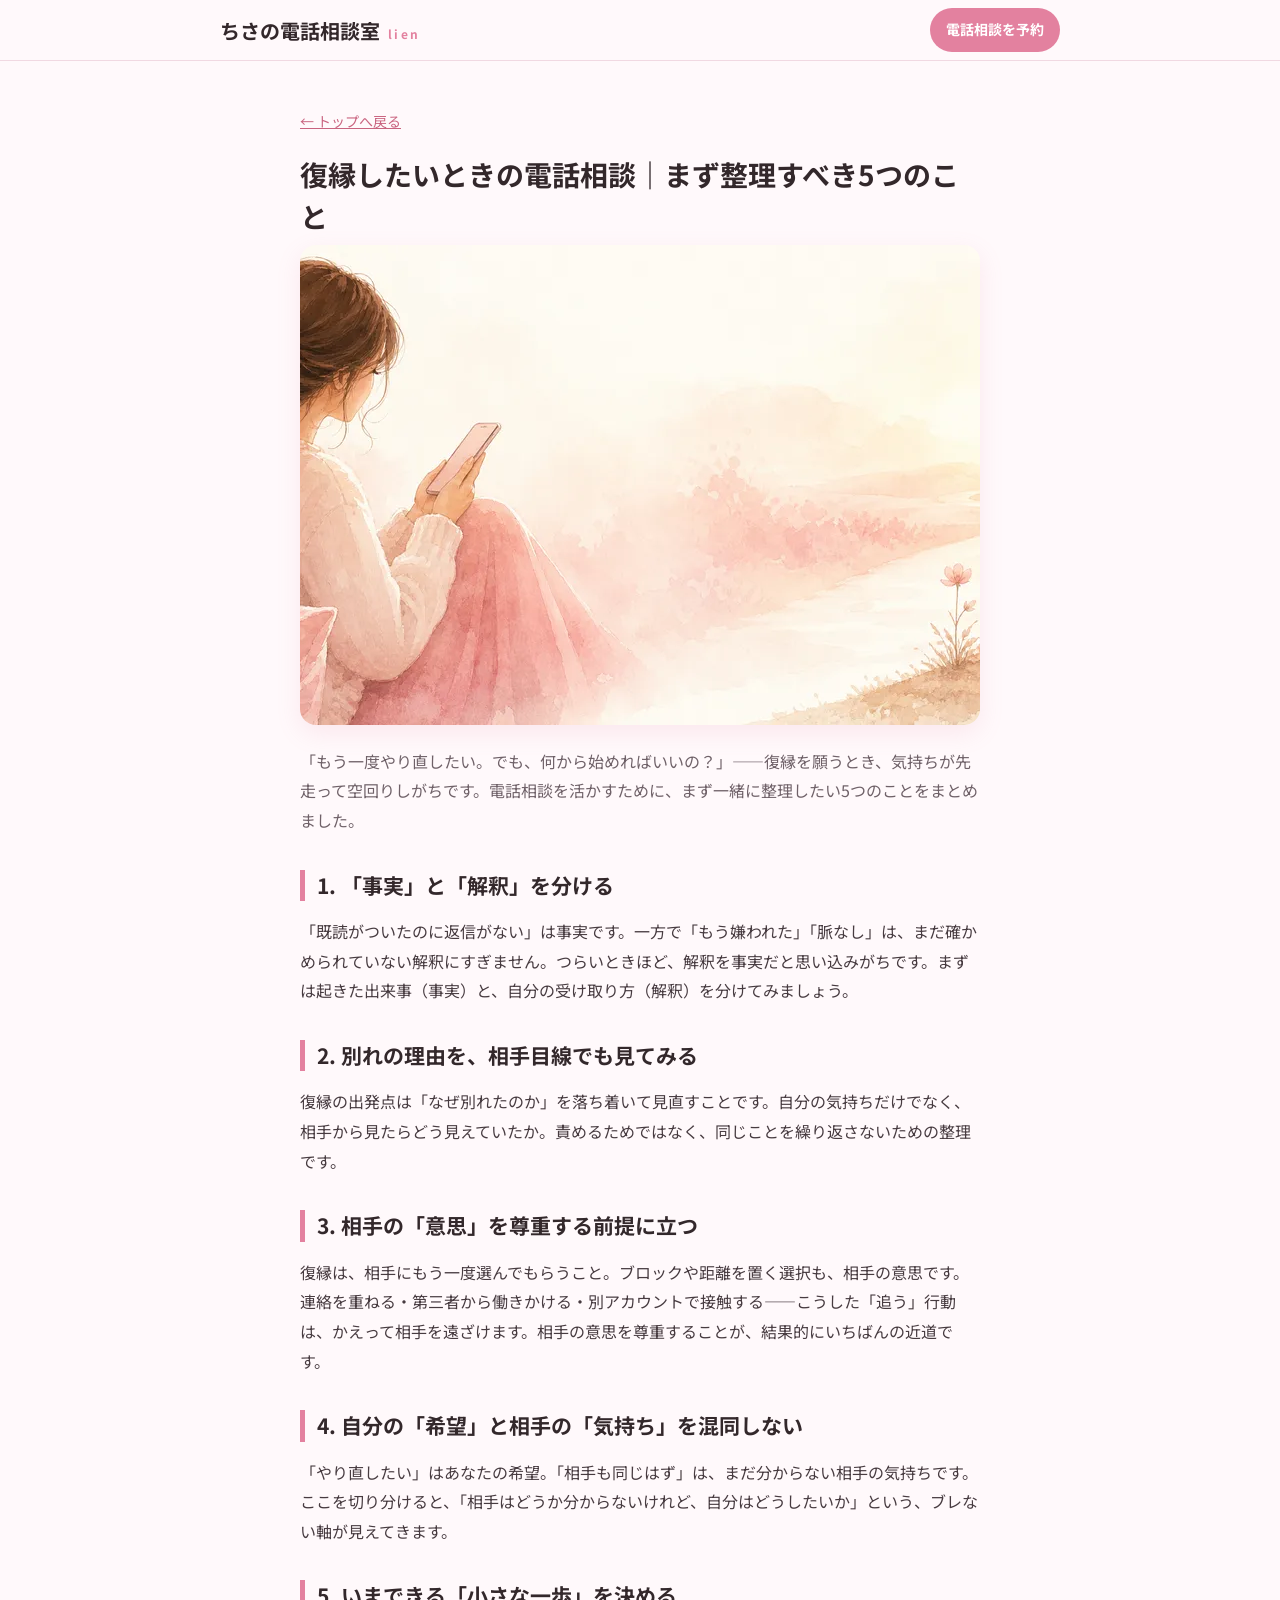
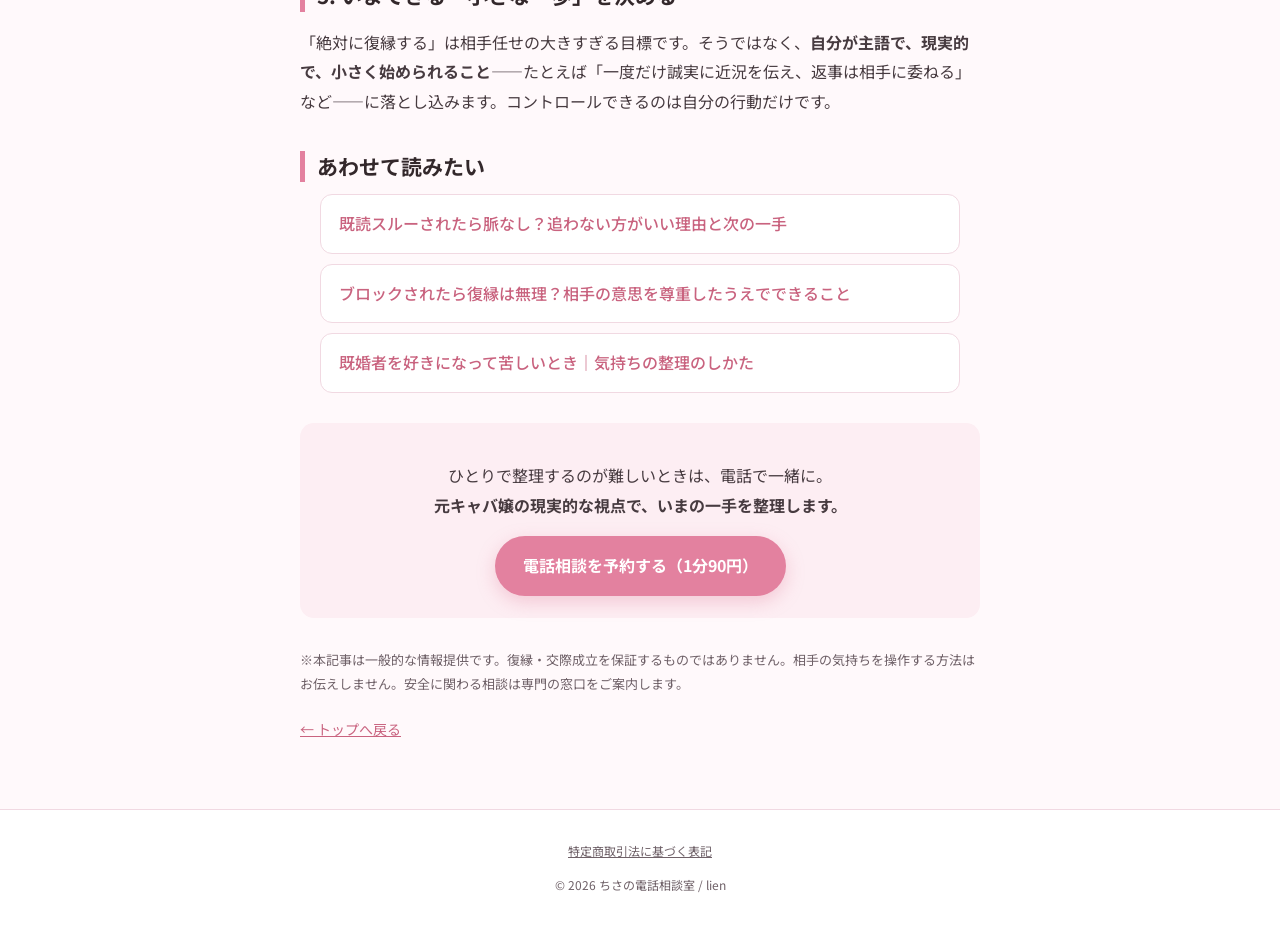
<file: articles/fukuen-denwa-soudan.html>
<!DOCTYPE html>
<html lang="ja">
<head>
<meta charset="utf-8">
<meta name="viewport" content="width=device-width, initial-scale=1">
<title>復縁したいときの電話相談｜まず整理すべき5つのこと｜ちさの電話相談室</title>
<meta name="description" content="復縁したいけれど何から始めればいいか分からない方へ。電話相談の前に整理したい5つのこと（事実と解釈／別れの理由／相手の意思／自分の希望／次の一手）を、恋愛サポートアドバイザー監修でやさしく解説します。">
<meta name="keywords" content="復縁 電話相談,復縁 方法,復縁 何から,別れた 連絡">
<link rel="canonical" href="https://soudan.lovesupport-advisor.com/articles/fukuen-denwa-soudan.html">
<meta property="og:type" content="article">
<meta property="og:image" content="https://soudan.lovesupport-advisor.com/assets/img/art-fukuen-denwa-soudan.webp">
<meta name="twitter:card" content="summary_large_image">
<meta name="twitter:image" content="https://soudan.lovesupport-advisor.com/assets/img/art-fukuen-denwa-soudan.webp">
<meta property="og:title" content="復縁したいときの電話相談｜まず整理すべき5つのこと">
<link href="https://fonts.googleapis.com/css2?family=Noto+Sans+JP:wght@400;500;700&display=swap" rel="stylesheet">
<link rel="stylesheet" href="../styles.css">
<script type="application/ld+json">
{ "@context":"https://schema.org","@type":"Article","headline":"復縁したいときの電話相談｜まず整理すべき5つのこと","author":{"@type":"Person","name":"結城ちさ"},"publisher":{"@type":"Organization","name":"ちさの電話相談室"},"mainEntityOfPage":"https://soudan.lovesupport-advisor.com/articles/fukuen-denwa-soudan.html","image":"https://soudan.lovesupport-advisor.com/assets/img/art-fukuen-denwa-soudan.webp","inLanguage":"ja" }
</script>
</head>
<body>
<header class="hd"><div class="wrap hd__in">
  <a class="brand" href="../index.html">ちさの電話相談室<span>lien</span></a>
  <a class="btn btn--sm" href="../index.html#plan">電話相談を予約</a>
</div></header>

<article class="article">
  <a class="back" href="../index.html">← トップへ戻る</a>
  <h1>復縁したいときの電話相談｜まず整理すべき5つのこと</h1>
  <img class="ph art-hero" src="../assets/img/art-fukuen-denwa-soudan.webp" alt="復縁したいときの電話相談｜まず整理すべき5つのことのイメージイラスト" loading="eager" width="1200" height="480">
  <p class="lead">「もう一度やり直したい。でも、何から始めればいいの？」——復縁を願うとき、気持ちが先走って空回りしがちです。電話相談を活かすために、まず一緒に整理したい5つのことをまとめました。</p>

  <h2>1. 「事実」と「解釈」を分ける</h2>
  <p>「既読がついたのに返信がない」は事実です。一方で「もう嫌われた」「脈なし」は、まだ確かめられていない解釈にすぎません。つらいときほど、解釈を事実だと思い込みがちです。まずは起きた出来事（事実）と、自分の受け取り方（解釈）を分けてみましょう。</p>

  <h2>2. 別れの理由を、相手目線でも見てみる</h2>
  <p>復縁の出発点は「なぜ別れたのか」を落ち着いて見直すことです。自分の気持ちだけでなく、相手から見たらどう見えていたか。責めるためではなく、同じことを繰り返さないための整理です。</p>

  <h2>3. 相手の「意思」を尊重する前提に立つ</h2>
  <p>復縁は、相手にもう一度選んでもらうこと。ブロックや距離を置く選択も、相手の意思です。連絡を重ねる・第三者から働きかける・別アカウントで接触する——こうした「追う」行動は、かえって相手を遠ざけます。相手の意思を尊重することが、結果的にいちばんの近道です。</p>

  <h2>4. 自分の「希望」と相手の「気持ち」を混同しない</h2>
  <p>「やり直したい」はあなたの希望。「相手も同じはず」は、まだ分からない相手の気持ちです。ここを切り分けると、「相手はどうか分からないけれど、自分はどうしたいか」という、ブレない軸が見えてきます。</p>

  <h2>5. いまできる「小さな一歩」を決める</h2>
  <p>「絶対に復縁する」は相手任せの大きすぎる目標です。そうではなく、<strong>自分が主語で、現実的で、小さく始められること</strong>——たとえば「一度だけ誠実に近況を伝え、返事は相手に委ねる」など——に落とし込みます。コントロールできるのは自分の行動だけです。</p>

  <h2>あわせて読みたい</h2>
      <ul class="posts">
        <li><a href="kidoku-suru.html">既読スルーされたら脈なし？追わない方がいい理由と次の一手</a></li>
        <li><a href="block-fukuen.html">ブロックされたら復縁は無理？相手の意思を尊重したうえでできること</a></li>
        <li><a href="kikonsha-renai.html">既婚者を好きになって苦しいとき｜気持ちの整理のしかた</a></li>
      </ul>

  <div class="cta-inline">
    <p>ひとりで整理するのが難しいときは、電話で一緒に。<br><strong>元キャバ嬢の現実的な視点で、いまの一手を整理します。</strong></p>
    <a class="btn" href="../index.html#plan">電話相談を予約する（1分90円）</a>
  </div>

  <p style="font-size:13px;color:#6f6168">※本記事は一般的な情報提供です。復縁・交際成立を保証するものではありません。相手の気持ちを操作する方法はお伝えしません。安全に関わる相談は専門の窓口をご案内します。</p>
  <a class="back" href="../index.html">← トップへ戻る</a>
</article>

<footer class="ft"><div class="wrap"><p class="ft__links"><a href="../legal/tokushoho.html">特定商取引法に基づく表記</a></p><p class="ft__copy">© <span>2026</span> ちさの電話相談室 / lien</p></div></footer>
</body>
</html>
</file>
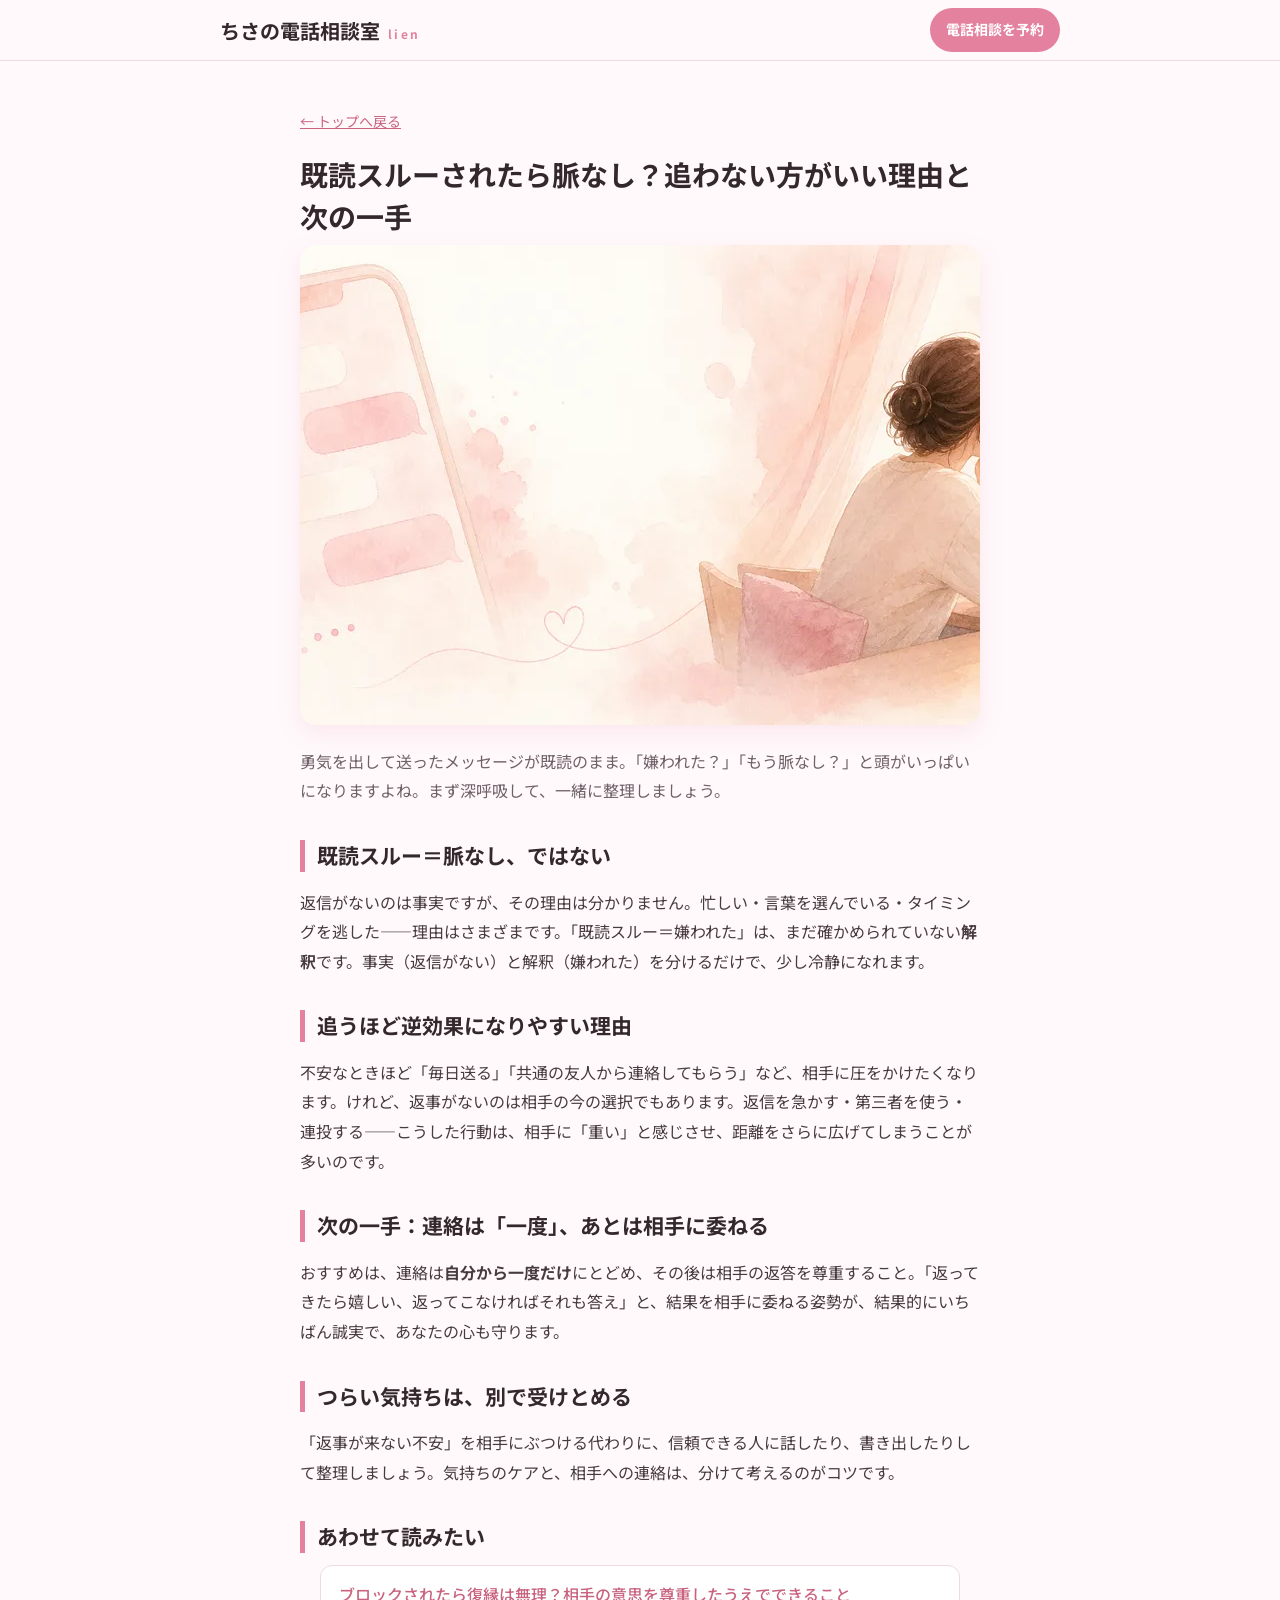
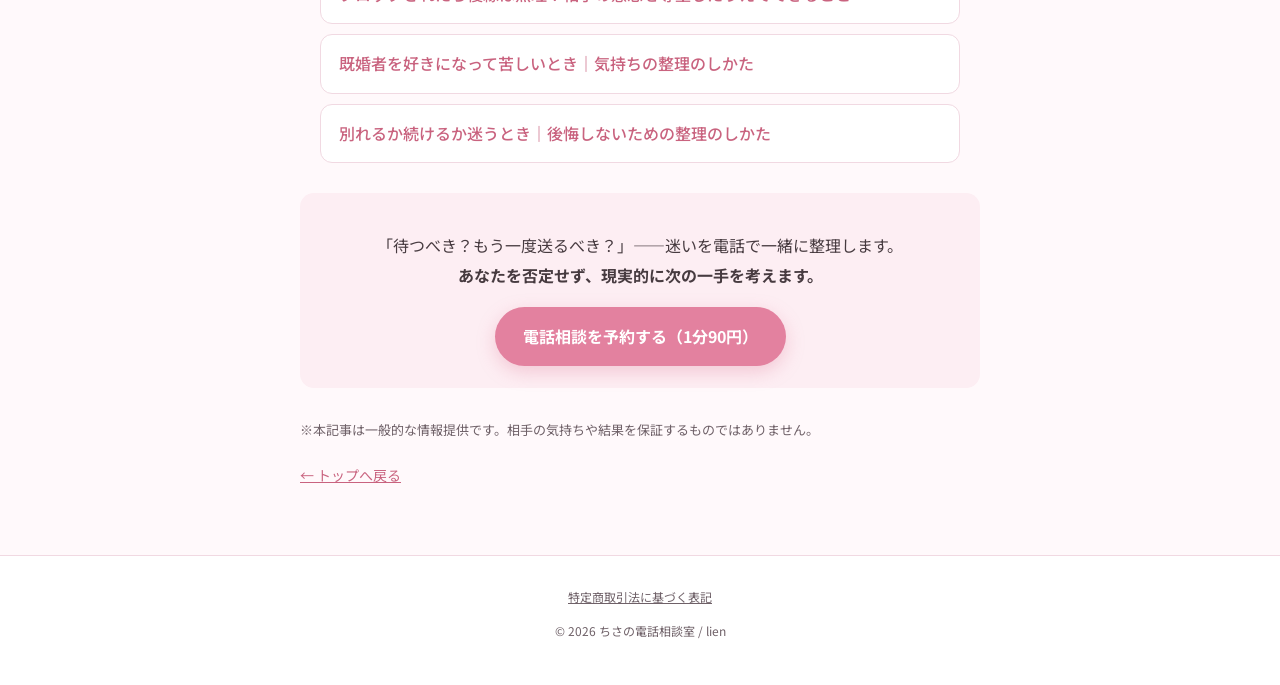
<file: articles/kidoku-suru.html>
<!DOCTYPE html>
<html lang="ja">
<head>
<meta charset="utf-8">
<meta name="viewport" content="width=device-width, initial-scale=1">
<title>既読スルーされたら脈なし？追わない方がいい理由と次の一手｜ちさの電話相談室</title>
<meta name="description" content="既読スルーされると不安で何度も連絡したくなります。でも追うほど逆効果になりがち。既読スルーを脈なしと決めつけない考え方と、相手の意思を尊重した次の一手を、恋愛サポートアドバイザー監修で解説します。">
<meta name="keywords" content="既読スルー 脈なし,既読無視 対応,連絡 返ってこない,恋愛相談 電話">
<link rel="canonical" href="https://soudan.lovesupport-advisor.com/articles/kidoku-suru.html">
<meta property="og:type" content="article">
<meta property="og:image" content="https://soudan.lovesupport-advisor.com/assets/img/art-kidoku-suru.webp">
<meta name="twitter:card" content="summary_large_image">
<meta name="twitter:image" content="https://soudan.lovesupport-advisor.com/assets/img/art-kidoku-suru.webp">
<meta property="og:title" content="既読スルーされたら脈なし？追わない方がいい理由と次の一手">
<link href="https://fonts.googleapis.com/css2?family=Noto+Sans+JP:wght@400;500;700&display=swap" rel="stylesheet">
<link rel="stylesheet" href="../styles.css">
<script type="application/ld+json">
{ "@context":"https://schema.org","@type":"Article","headline":"既読スルーされたら脈なし？追わない方がいい理由と次の一手","author":{"@type":"Person","name":"結城ちさ"},"publisher":{"@type":"Organization","name":"ちさの電話相談室"},"mainEntityOfPage":"https://soudan.lovesupport-advisor.com/articles/kidoku-suru.html","image":"https://soudan.lovesupport-advisor.com/assets/img/art-kidoku-suru.webp","inLanguage":"ja" }
</script>
</head>
<body>
<header class="hd"><div class="wrap hd__in">
  <a class="brand" href="../index.html">ちさの電話相談室<span>lien</span></a>
  <a class="btn btn--sm" href="../index.html#plan">電話相談を予約</a>
</div></header>

<article class="article">
  <a class="back" href="../index.html">← トップへ戻る</a>
  <h1>既読スルーされたら脈なし？追わない方がいい理由と次の一手</h1>
  <img class="ph art-hero" src="../assets/img/art-kidoku-suru.webp" alt="既読スルーされたら脈なし？追わない方がいい理由と次の一手のイメージイラスト" loading="eager" width="1200" height="480">
  <p class="lead">勇気を出して送ったメッセージが既読のまま。「嫌われた？」「もう脈なし？」と頭がいっぱいになりますよね。まず深呼吸して、一緒に整理しましょう。</p>

  <h2>既読スルー＝脈なし、ではない</h2>
  <p>返信がないのは事実ですが、その理由は分かりません。忙しい・言葉を選んでいる・タイミングを逃した——理由はさまざまです。「既読スルー＝嫌われた」は、まだ確かめられていない<strong>解釈</strong>です。事実（返信がない）と解釈（嫌われた）を分けるだけで、少し冷静になれます。</p>

  <h2>追うほど逆効果になりやすい理由</h2>
  <p>不安なときほど「毎日送る」「共通の友人から連絡してもらう」など、相手に圧をかけたくなります。けれど、返事がないのは相手の今の選択でもあります。返信を急かす・第三者を使う・連投する——こうした行動は、相手に「重い」と感じさせ、距離をさらに広げてしまうことが多いのです。</p>

  <h2>次の一手：連絡は「一度」、あとは相手に委ねる</h2>
  <p>おすすめは、連絡は<strong>自分から一度だけ</strong>にとどめ、その後は相手の返答を尊重すること。「返ってきたら嬉しい、返ってこなければそれも答え」と、結果を相手に委ねる姿勢が、結果的にいちばん誠実で、あなたの心も守ります。</p>

  <h2>つらい気持ちは、別で受けとめる</h2>
  <p>「返事が来ない不安」を相手にぶつける代わりに、信頼できる人に話したり、書き出したりして整理しましょう。気持ちのケアと、相手への連絡は、分けて考えるのがコツです。</p>

  <h2>あわせて読みたい</h2>
      <ul class="posts">
        <li><a href="block-fukuen.html">ブロックされたら復縁は無理？相手の意思を尊重したうえでできること</a></li>
        <li><a href="kikonsha-renai.html">既婚者を好きになって苦しいとき｜気持ちの整理のしかた</a></li>
        <li><a href="wakareru-mayou.html">別れるか続けるか迷うとき｜後悔しないための整理のしかた</a></li>
      </ul>

  <div class="cta-inline">
    <p>「待つべき？もう一度送るべき？」——迷いを電話で一緒に整理します。<br><strong>あなたを否定せず、現実的に次の一手を考えます。</strong></p>
    <a class="btn" href="../index.html#plan">電話相談を予約する（1分90円）</a>
  </div>

  <p style="font-size:13px;color:#6f6168">※本記事は一般的な情報提供です。相手の気持ちや結果を保証するものではありません。</p>
  <a class="back" href="../index.html">← トップへ戻る</a>
</article>

<footer class="ft"><div class="wrap"><p class="ft__links"><a href="../legal/tokushoho.html">特定商取引法に基づく表記</a></p><p class="ft__copy">© <span>2026</span> ちさの電話相談室 / lien</p></div></footer>
</body>
</html>
</file>
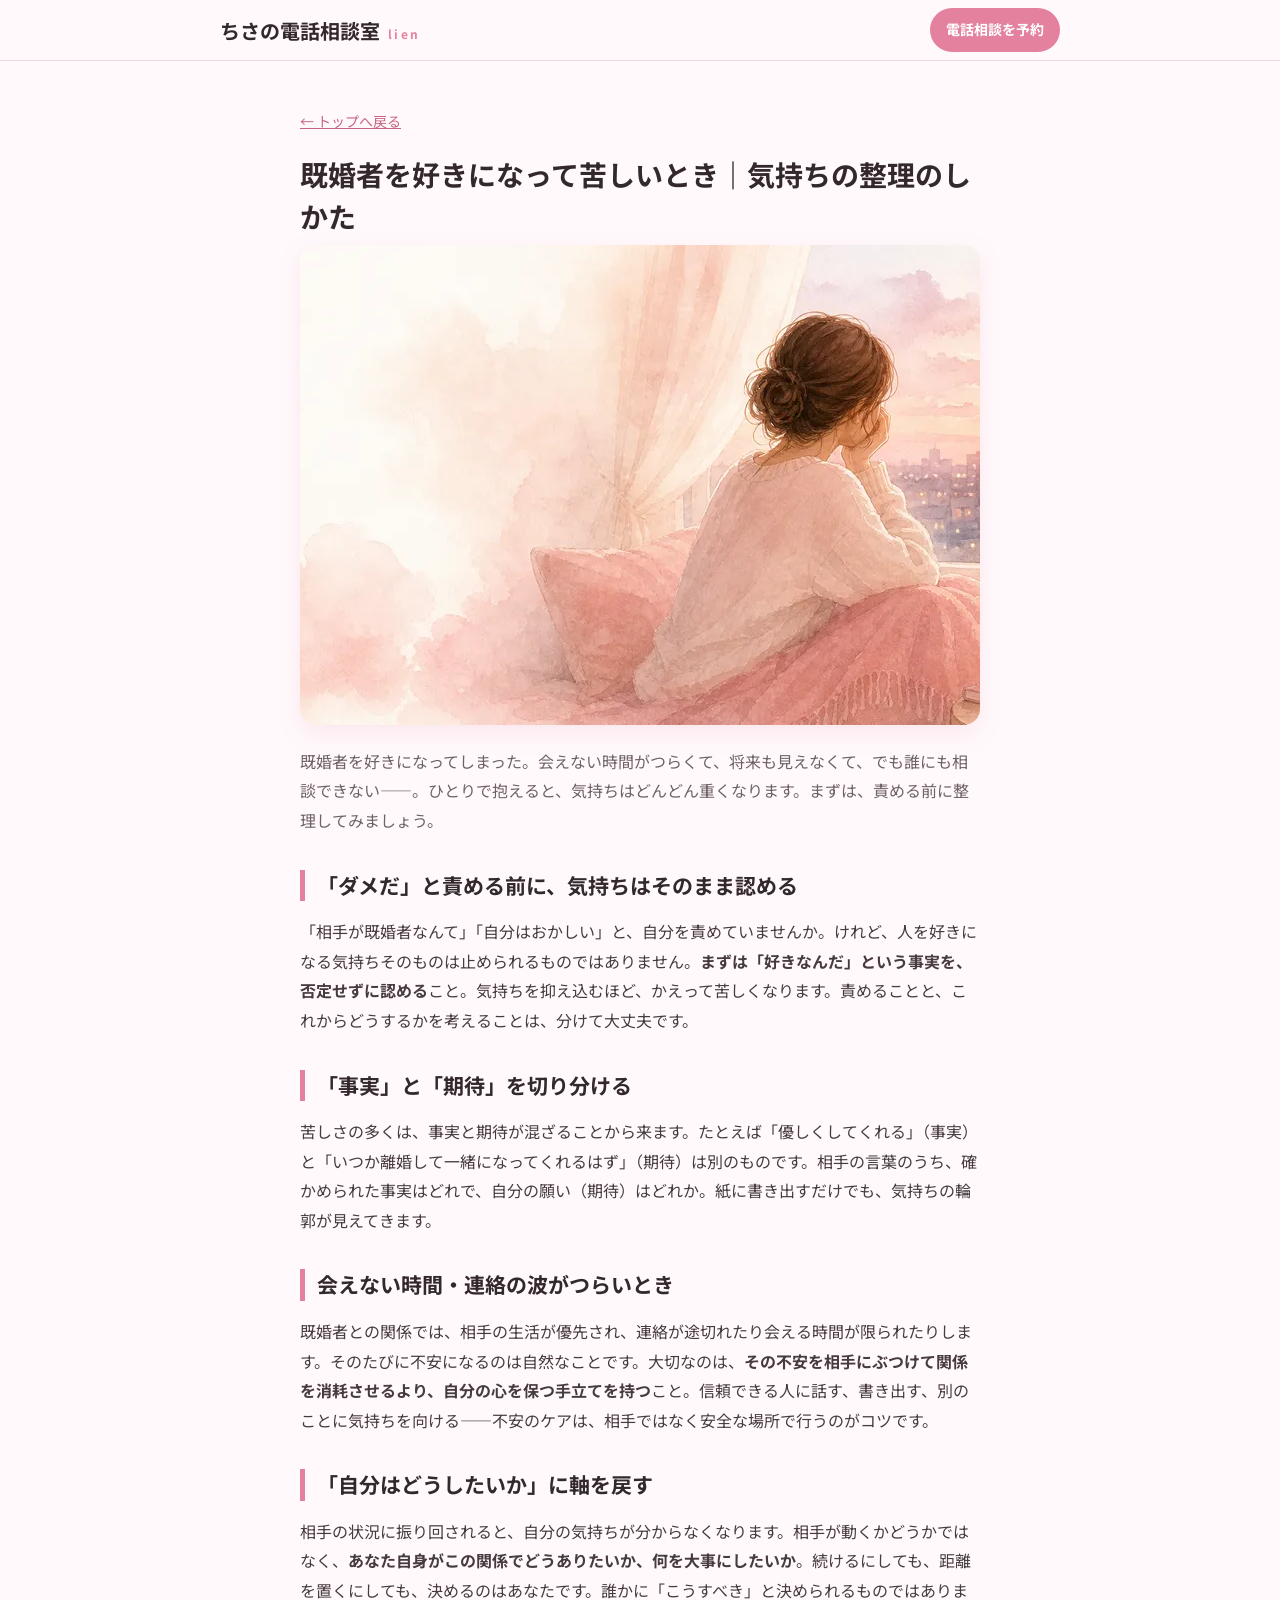
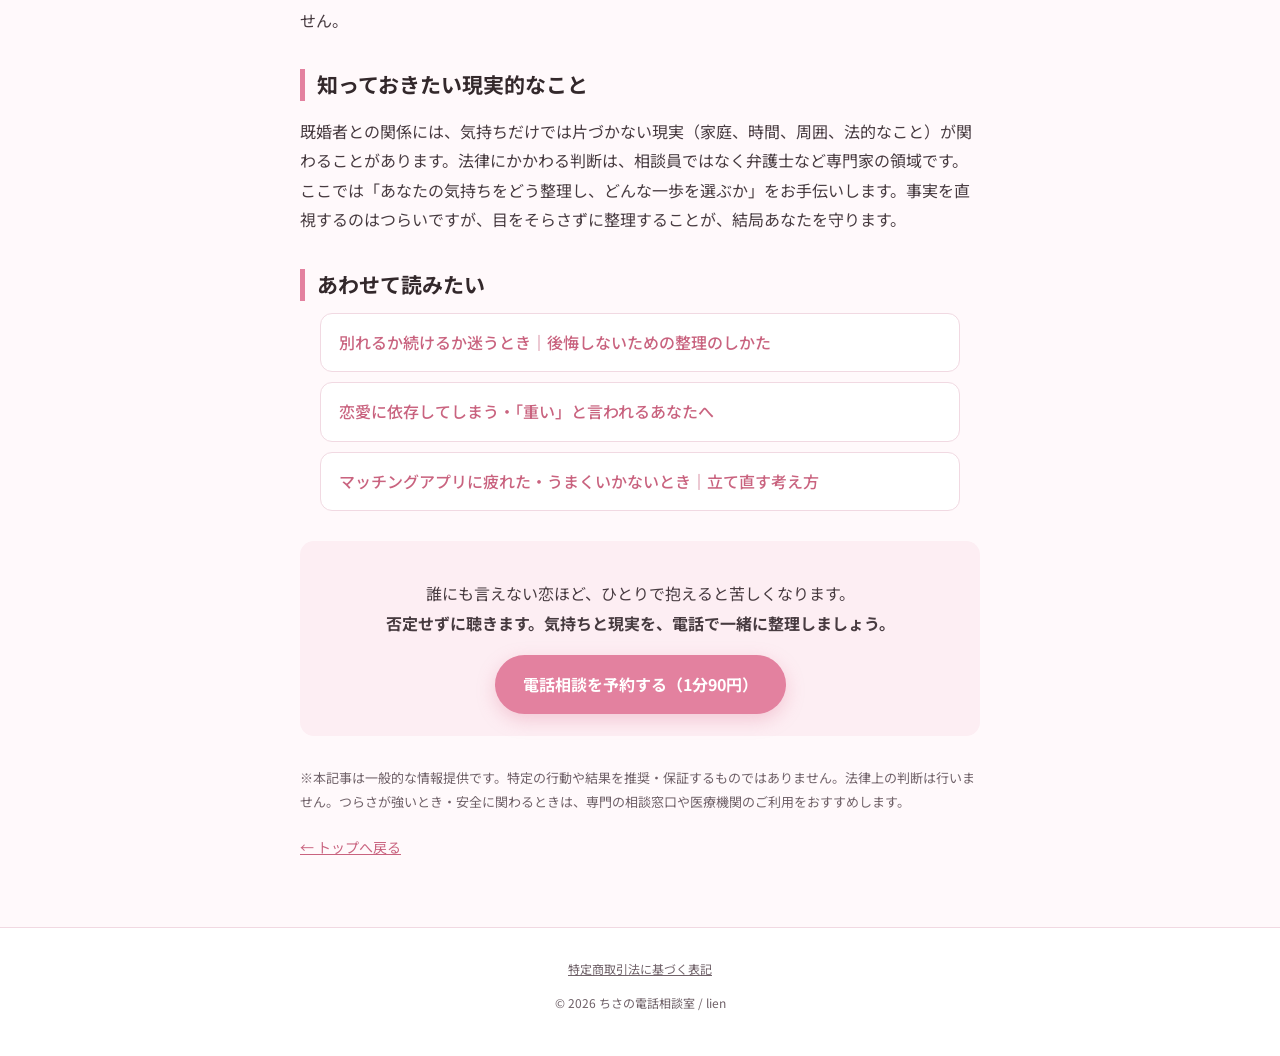
<file: articles/kikonsha-renai.html>
<!DOCTYPE html>
<html lang="ja">
<head>
<meta charset="utf-8">
<meta name="viewport" content="width=device-width, initial-scale=1">
<title>既婚者を好きになって苦しいとき｜気持ちの整理のしかた｜ちさの電話相談室</title>
<meta name="description" content="既婚者・不倫の恋愛で苦しい、でも誰にも言えない。否定する前に、気持ちと現実を一緒に整理しませんか。会えない時間のつらさ、将来の不安、自分を責める気持ちとの向き合い方を、元キャバ嬢・恋愛サポートアドバイザー監修でやさしく解説します。">
<meta name="keywords" content="既婚者 恋愛 相談,不倫 苦しい,既婚者 好きになった,叶わない恋 つらい">
<link rel="canonical" href="https://soudan.lovesupport-advisor.com/articles/kikonsha-renai.html">
<meta property="og:type" content="article">
<meta property="og:image" content="https://soudan.lovesupport-advisor.com/assets/img/art-kikonsha-renai.webp">
<meta name="twitter:card" content="summary_large_image">
<meta name="twitter:image" content="https://soudan.lovesupport-advisor.com/assets/img/art-kikonsha-renai.webp">
<meta property="og:title" content="既婚者を好きになって苦しいとき｜気持ちの整理のしかた">
<link href="https://fonts.googleapis.com/css2?family=Noto+Sans+JP:wght@400;500;700&display=swap" rel="stylesheet">
<link rel="stylesheet" href="../styles.css">
<script type="application/ld+json">
{ "@context":"https://schema.org","@type":"Article","headline":"既婚者を好きになって苦しいとき｜気持ちの整理のしかた","author":{"@type":"Person","name":"結城ちさ"},"publisher":{"@type":"Organization","name":"ちさの電話相談室"},"mainEntityOfPage":"https://soudan.lovesupport-advisor.com/articles/kikonsha-renai.html","image":"https://soudan.lovesupport-advisor.com/assets/img/art-kikonsha-renai.webp","inLanguage":"ja" }
</script>
</head>
<body>
<header class="hd"><div class="wrap hd__in">
  <a class="brand" href="../index.html">ちさの電話相談室<span>lien</span></a>
  <a class="btn btn--sm" href="../index.html#plan">電話相談を予約</a>
</div></header>

<article class="article">
  <a class="back" href="../index.html">← トップへ戻る</a>
  <h1>既婚者を好きになって苦しいとき｜気持ちの整理のしかた</h1>
  <img class="ph art-hero" src="../assets/img/art-kikonsha-renai.webp" alt="既婚者を好きになって苦しいとき｜気持ちの整理のしかたのイメージイラスト" loading="eager" width="1200" height="480">
  <p class="lead">既婚者を好きになってしまった。会えない時間がつらくて、将来も見えなくて、でも誰にも相談できない——。ひとりで抱えると、気持ちはどんどん重くなります。まずは、責める前に整理してみましょう。</p>

  <h2>「ダメだ」と責める前に、気持ちはそのまま認める</h2>
  <p>「相手が既婚者なんて」「自分はおかしい」と、自分を責めていませんか。けれど、人を好きになる気持ちそのものは止められるものではありません。<strong>まずは「好きなんだ」という事実を、否定せずに認める</strong>こと。気持ちを抑え込むほど、かえって苦しくなります。責めることと、これからどうするかを考えることは、分けて大丈夫です。</p>

  <h2>「事実」と「期待」を切り分ける</h2>
  <p>苦しさの多くは、事実と期待が混ざることから来ます。たとえば「優しくしてくれる」（事実）と「いつか離婚して一緒になってくれるはず」（期待）は別のものです。相手の言葉のうち、確かめられた事実はどれで、自分の願い（期待）はどれか。紙に書き出すだけでも、気持ちの輪郭が見えてきます。</p>

  <h2>会えない時間・連絡の波がつらいとき</h2>
  <p>既婚者との関係では、相手の生活が優先され、連絡が途切れたり会える時間が限られたりします。そのたびに不安になるのは自然なことです。大切なのは、<strong>その不安を相手にぶつけて関係を消耗させるより、自分の心を保つ手立てを持つ</strong>こと。信頼できる人に話す、書き出す、別のことに気持ちを向ける——不安のケアは、相手ではなく安全な場所で行うのがコツです。</p>

  <h2>「自分はどうしたいか」に軸を戻す</h2>
  <p>相手の状況に振り回されると、自分の気持ちが分からなくなります。相手が動くかどうかではなく、<strong>あなた自身がこの関係でどうありたいか、何を大事にしたいか</strong>。続けるにしても、距離を置くにしても、決めるのはあなたです。誰かに「こうすべき」と決められるものではありません。</p>

  <h2>知っておきたい現実的なこと</h2>
  <p>既婚者との関係には、気持ちだけでは片づかない現実（家庭、時間、周囲、法的なこと）が関わることがあります。法律にかかわる判断は、相談員ではなく弁護士など専門家の領域です。ここでは「あなたの気持ちをどう整理し、どんな一歩を選ぶか」をお手伝いします。事実を直視するのはつらいですが、目をそらさずに整理することが、結局あなたを守ります。</p>

  <h2>あわせて読みたい</h2>
      <ul class="posts">
        <li><a href="wakareru-mayou.html">別れるか続けるか迷うとき｜後悔しないための整理のしかた</a></li>
        <li><a href="renai-izon.html">恋愛に依存してしまう・「重い」と言われるあなたへ</a></li>
        <li><a href="matching-app-tsukareta.html">マッチングアプリに疲れた・うまくいかないとき｜立て直す考え方</a></li>
      </ul>

  <div class="cta-inline">
    <p>誰にも言えない恋ほど、ひとりで抱えると苦しくなります。<br><strong>否定せずに聴きます。気持ちと現実を、電話で一緒に整理しましょう。</strong></p>
    <a class="btn" href="../index.html#plan">電話相談を予約する（1分90円）</a>
  </div>

  <p style="font-size:13px;color:#6f6168">※本記事は一般的な情報提供です。特定の行動や結果を推奨・保証するものではありません。法律上の判断は行いません。つらさが強いとき・安全に関わるときは、専門の相談窓口や医療機関のご利用をおすすめします。</p>
  <a class="back" href="../index.html">← トップへ戻る</a>
</article>

<footer class="ft"><div class="wrap"><p class="ft__links"><a href="../legal/tokushoho.html">特定商取引法に基づく表記</a></p><p class="ft__copy">© <span>2026</span> ちさの電話相談室 / lien</p></div></footer>
</body>
</html>
</file>
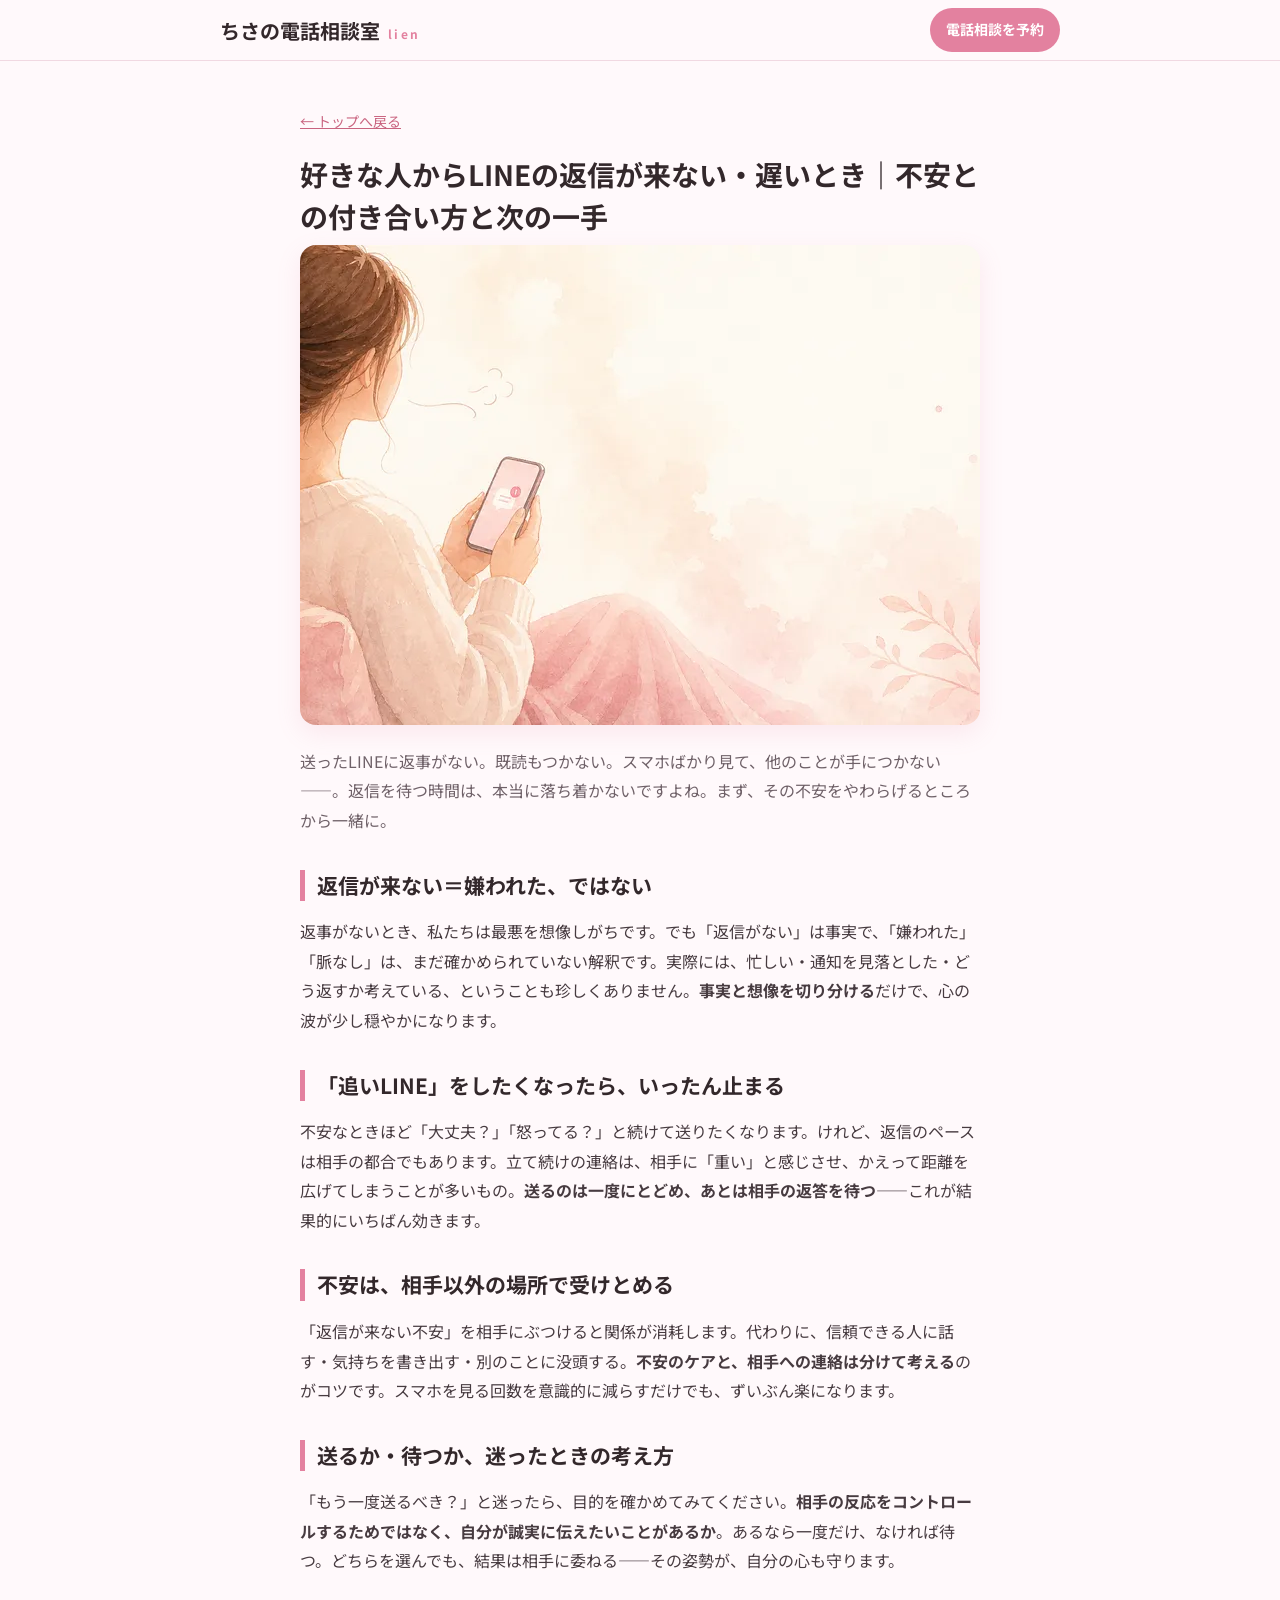
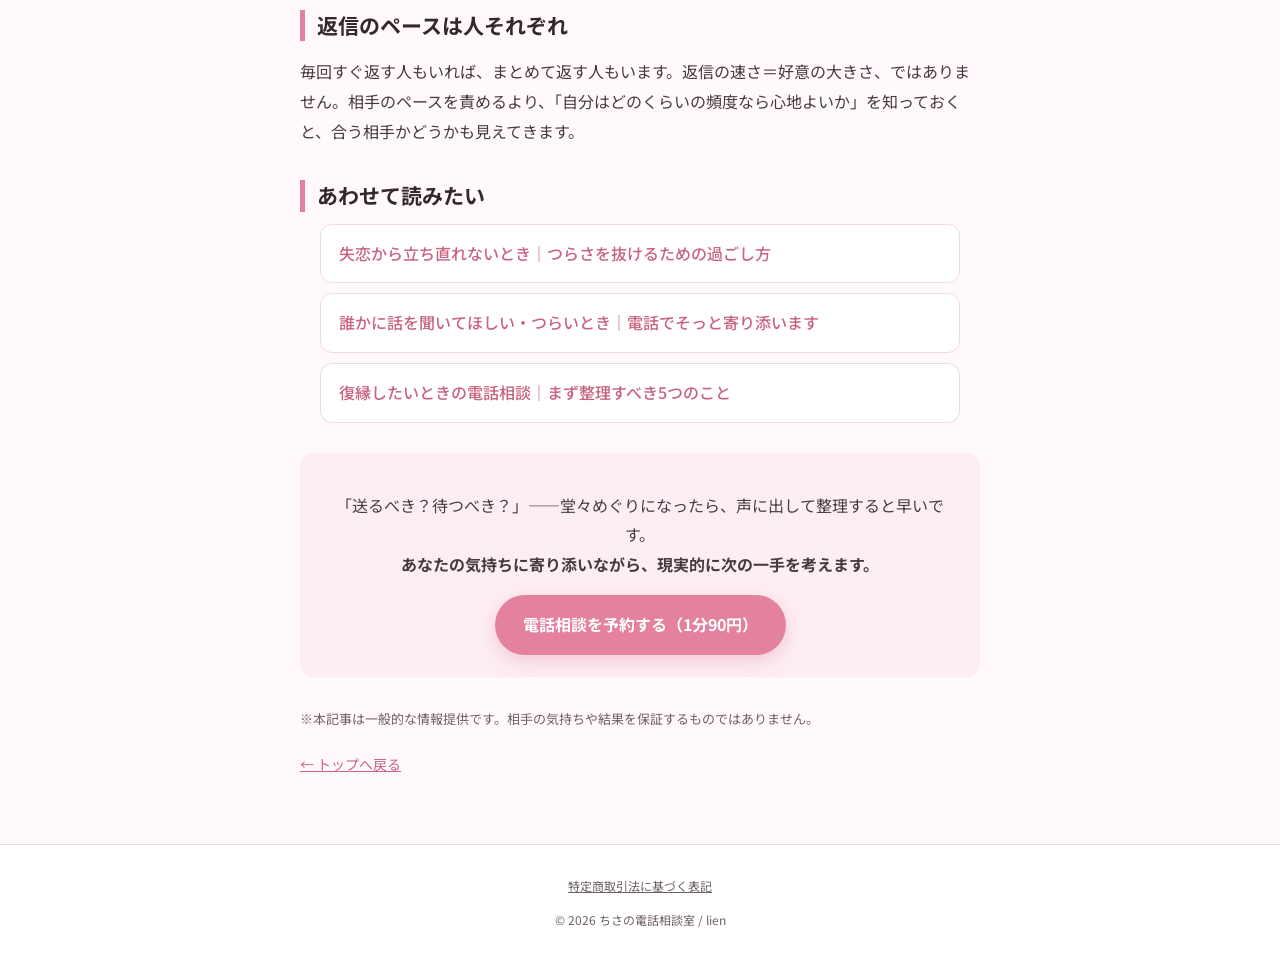
<file: articles/line-henji-konai.html>
<!DOCTYPE html>
<html lang="ja">
<head>
<meta charset="utf-8">
<meta name="viewport" content="width=device-width, initial-scale=1">
<title>好きな人からLINEの返信が来ない・遅いとき｜不安との付き合い方と次の一手｜ちさの電話相談室</title>
<meta name="description" content="好きな人からLINEの返信が来ない、遅いと不安でたまらない。追いLINEしたくなる気持ちとの付き合い方、返信ペースの考え方、送るか待つかの判断を、元キャバ嬢・恋愛サポートアドバイザー監修で解説します。">
<meta name="keywords" content="LINE 返信こない,LINE 返信遅い 不安,追いLINE,好きな人 連絡こない">
<link rel="canonical" href="https://soudan.lovesupport-advisor.com/articles/line-henji-konai.html">
<meta property="og:type" content="article">
<meta property="og:image" content="https://soudan.lovesupport-advisor.com/assets/img/art-line-henji-konai.webp">
<meta name="twitter:card" content="summary_large_image">
<meta name="twitter:image" content="https://soudan.lovesupport-advisor.com/assets/img/art-line-henji-konai.webp">
<meta property="og:title" content="好きな人からLINEの返信が来ない・遅いとき｜不安との付き合い方と次の一手">
<link href="https://fonts.googleapis.com/css2?family=Noto+Sans+JP:wght@400;500;700&display=swap" rel="stylesheet">
<link rel="stylesheet" href="../styles.css">
<script type="application/ld+json">
{ "@context":"https://schema.org","@type":"Article","headline":"好きな人からLINEの返信が来ない・遅いとき｜不安との付き合い方と次の一手","author":{"@type":"Person","name":"結城ちさ"},"publisher":{"@type":"Organization","name":"ちさの電話相談室"},"mainEntityOfPage":"https://soudan.lovesupport-advisor.com/articles/line-henji-konai.html","image":"https://soudan.lovesupport-advisor.com/assets/img/art-line-henji-konai.webp","inLanguage":"ja" }
</script>
</head>
<body>
<header class="hd"><div class="wrap hd__in">
  <a class="brand" href="../index.html">ちさの電話相談室<span>lien</span></a>
  <a class="btn btn--sm" href="../index.html#plan">電話相談を予約</a>
</div></header>

<article class="article">
  <a class="back" href="../index.html">← トップへ戻る</a>
  <h1>好きな人からLINEの返信が来ない・遅いとき｜不安との付き合い方と次の一手</h1>
  <img class="ph art-hero" src="../assets/img/art-line-henji-konai.webp" alt="好きな人からLINEの返信が来ない・遅いとき｜不安との付き合い方と次の一手のイメージイラスト" loading="eager" width="1200" height="480">
  <p class="lead">送ったLINEに返事がない。既読もつかない。スマホばかり見て、他のことが手につかない——。返信を待つ時間は、本当に落ち着かないですよね。まず、その不安をやわらげるところから一緒に。</p>

  <h2>返信が来ない＝嫌われた、ではない</h2>
  <p>返事がないとき、私たちは最悪を想像しがちです。でも「返信がない」は事実で、「嫌われた」「脈なし」は、まだ確かめられていない解釈です。実際には、忙しい・通知を見落とした・どう返すか考えている、ということも珍しくありません。<strong>事実と想像を切り分ける</strong>だけで、心の波が少し穏やかになります。</p>

  <h2>「追いLINE」をしたくなったら、いったん止まる</h2>
  <p>不安なときほど「大丈夫？」「怒ってる？」と続けて送りたくなります。けれど、返信のペースは相手の都合でもあります。立て続けの連絡は、相手に「重い」と感じさせ、かえって距離を広げてしまうことが多いもの。<strong>送るのは一度にとどめ、あとは相手の返答を待つ</strong>——これが結果的にいちばん効きます。</p>

  <h2>不安は、相手以外の場所で受けとめる</h2>
  <p>「返信が来ない不安」を相手にぶつけると関係が消耗します。代わりに、信頼できる人に話す・気持ちを書き出す・別のことに没頭する。<strong>不安のケアと、相手への連絡は分けて考える</strong>のがコツです。スマホを見る回数を意識的に減らすだけでも、ずいぶん楽になります。</p>

  <h2>送るか・待つか、迷ったときの考え方</h2>
  <p>「もう一度送るべき？」と迷ったら、目的を確かめてみてください。<strong>相手の反応をコントロールするためではなく、自分が誠実に伝えたいことがあるか</strong>。あるなら一度だけ、なければ待つ。どちらを選んでも、結果は相手に委ねる——その姿勢が、自分の心も守ります。</p>

  <h2>返信のペースは人それぞれ</h2>
  <p>毎回すぐ返す人もいれば、まとめて返す人もいます。返信の速さ＝好意の大きさ、ではありません。相手のペースを責めるより、「自分はどのくらいの頻度なら心地よいか」を知っておくと、合う相手かどうかも見えてきます。</p>

  <h2>あわせて読みたい</h2>
      <ul class="posts">
        <li><a href="shitsuren-tachinaori.html">失恋から立ち直れないとき｜つらさを抜けるための過ごし方</a></li>
        <li><a href="dareka-ni-hanashitai.html">誰かに話を聞いてほしい・つらいとき｜電話でそっと寄り添います</a></li>
        <li><a href="fukuen-denwa-soudan.html">復縁したいときの電話相談｜まず整理すべき5つのこと</a></li>
      </ul>

  <div class="cta-inline">
    <p>「送るべき？待つべき？」——堂々めぐりになったら、声に出して整理すると早いです。<br><strong>あなたの気持ちに寄り添いながら、現実的に次の一手を考えます。</strong></p>
    <a class="btn" href="../index.html#plan">電話相談を予約する（1分90円）</a>
  </div>

  <p style="font-size:13px;color:#6f6168">※本記事は一般的な情報提供です。相手の気持ちや結果を保証するものではありません。</p>
  <a class="back" href="../index.html">← トップへ戻る</a>
</article>

<footer class="ft"><div class="wrap"><p class="ft__links"><a href="../legal/tokushoho.html">特定商取引法に基づく表記</a></p><p class="ft__copy">© <span>2026</span> ちさの電話相談室 / lien</p></div></footer>
</body>
</html>
</file>
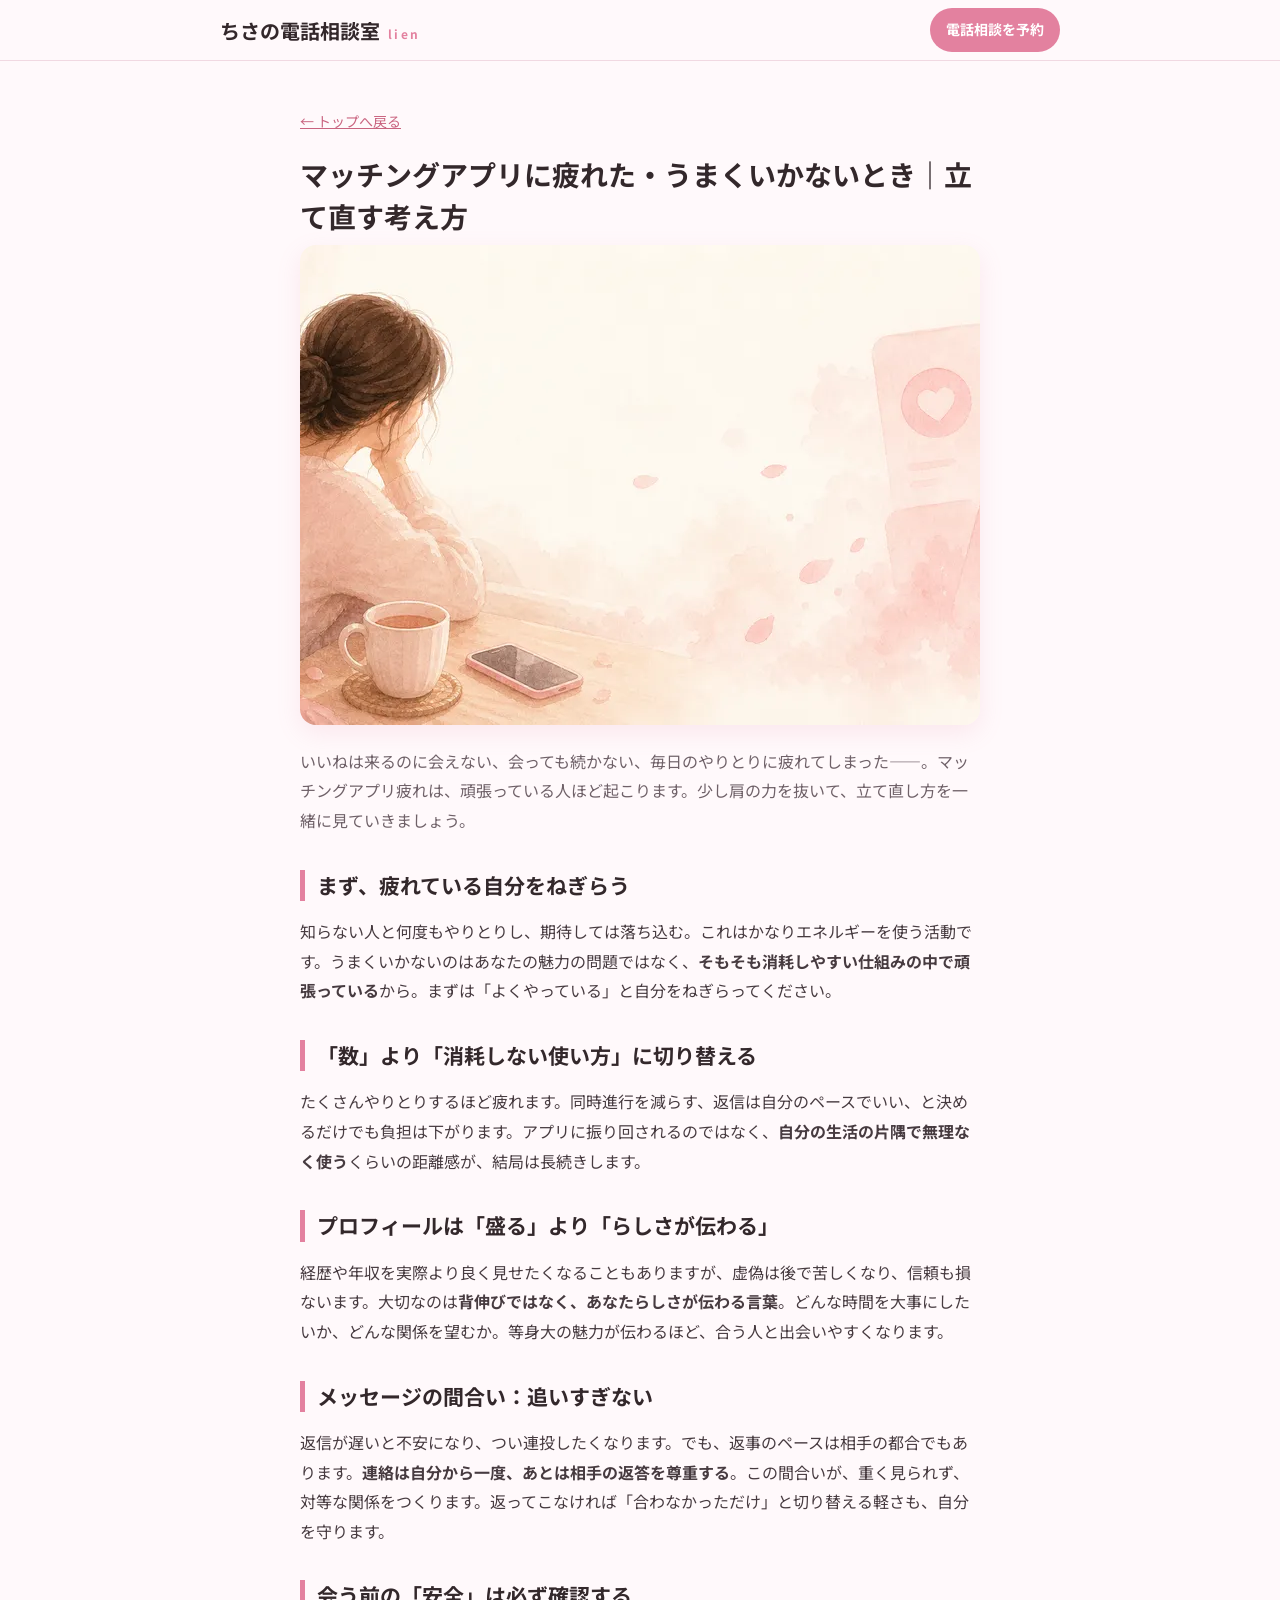
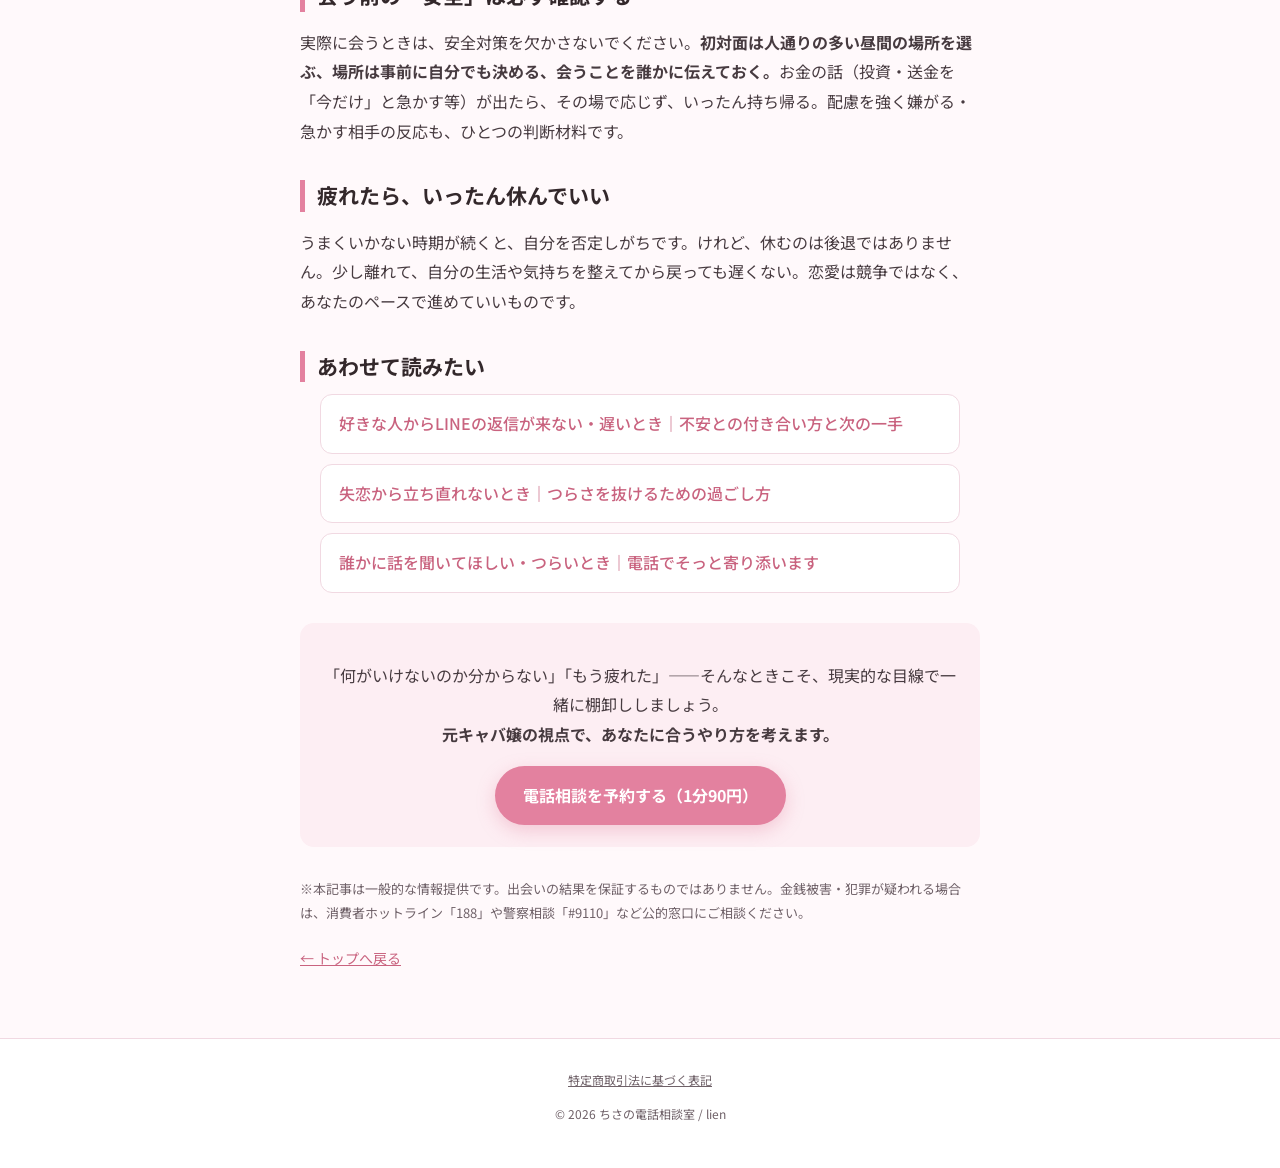
<file: articles/matching-app-tsukareta.html>
<!DOCTYPE html>
<html lang="ja">
<head>
<meta charset="utf-8">
<meta name="viewport" content="width=device-width, initial-scale=1">
<title>マッチングアプリに疲れた・うまくいかないとき｜立て直す考え方｜ちさの電話相談室</title>
<meta name="description" content="マッチングアプリで会えない、続かない、やりとりに疲れた。そんなときに立て直すための考え方を、元キャバ嬢・恋愛サポートアドバイザー監修で解説。プロフィールの見直し、メッセージの間合い、会う前の安全対策まで。">
<meta name="keywords" content="マッチングアプリ 疲れた,マッチングアプリ うまくいかない,マッチングアプリ 会えない,マッチングアプリ 相談">
<link rel="canonical" href="https://soudan.lovesupport-advisor.com/articles/matching-app-tsukareta.html">
<meta property="og:type" content="article">
<meta property="og:image" content="https://soudan.lovesupport-advisor.com/assets/img/art-matching-app-tsukareta.webp">
<meta name="twitter:card" content="summary_large_image">
<meta name="twitter:image" content="https://soudan.lovesupport-advisor.com/assets/img/art-matching-app-tsukareta.webp">
<meta property="og:title" content="マッチングアプリに疲れた・うまくいかないとき｜立て直す考え方">
<link href="https://fonts.googleapis.com/css2?family=Noto+Sans+JP:wght@400;500;700&display=swap" rel="stylesheet">
<link rel="stylesheet" href="../styles.css">
<script type="application/ld+json">
{ "@context":"https://schema.org","@type":"Article","headline":"マッチングアプリに疲れた・うまくいかないとき｜立て直す考え方","author":{"@type":"Person","name":"結城ちさ"},"publisher":{"@type":"Organization","name":"ちさの電話相談室"},"mainEntityOfPage":"https://soudan.lovesupport-advisor.com/articles/matching-app-tsukareta.html","image":"https://soudan.lovesupport-advisor.com/assets/img/art-matching-app-tsukareta.webp","inLanguage":"ja" }
</script>
</head>
<body>
<header class="hd"><div class="wrap hd__in">
  <a class="brand" href="../index.html">ちさの電話相談室<span>lien</span></a>
  <a class="btn btn--sm" href="../index.html#plan">電話相談を予約</a>
</div></header>

<article class="article">
  <a class="back" href="../index.html">← トップへ戻る</a>
  <h1>マッチングアプリに疲れた・うまくいかないとき｜立て直す考え方</h1>
  <img class="ph art-hero" src="../assets/img/art-matching-app-tsukareta.webp" alt="マッチングアプリに疲れた・うまくいかないとき｜立て直す考え方のイメージイラスト" loading="eager" width="1200" height="480">
  <p class="lead">いいねは来るのに会えない、会っても続かない、毎日のやりとりに疲れてしまった——。マッチングアプリ疲れは、頑張っている人ほど起こります。少し肩の力を抜いて、立て直し方を一緒に見ていきましょう。</p>

  <h2>まず、疲れている自分をねぎらう</h2>
  <p>知らない人と何度もやりとりし、期待しては落ち込む。これはかなりエネルギーを使う活動です。うまくいかないのはあなたの魅力の問題ではなく、<strong>そもそも消耗しやすい仕組みの中で頑張っている</strong>から。まずは「よくやっている」と自分をねぎらってください。</p>

  <h2>「数」より「消耗しない使い方」に切り替える</h2>
  <p>たくさんやりとりするほど疲れます。同時進行を減らす、返信は自分のペースでいい、と決めるだけでも負担は下がります。アプリに振り回されるのではなく、<strong>自分の生活の片隅で無理なく使う</strong>くらいの距離感が、結局は長続きします。</p>

  <h2>プロフィールは「盛る」より「らしさが伝わる」</h2>
  <p>経歴や年収を実際より良く見せたくなることもありますが、虚偽は後で苦しくなり、信頼も損ないます。大切なのは<strong>背伸びではなく、あなたらしさが伝わる言葉</strong>。どんな時間を大事にしたいか、どんな関係を望むか。等身大の魅力が伝わるほど、合う人と出会いやすくなります。</p>

  <h2>メッセージの間合い：追いすぎない</h2>
  <p>返信が遅いと不安になり、つい連投したくなります。でも、返事のペースは相手の都合でもあります。<strong>連絡は自分から一度、あとは相手の返答を尊重する</strong>。この間合いが、重く見られず、対等な関係をつくります。返ってこなければ「合わなかっただけ」と切り替える軽さも、自分を守ります。</p>

  <h2>会う前の「安全」は必ず確認する</h2>
  <p>実際に会うときは、安全対策を欠かさないでください。<strong>初対面は人通りの多い昼間の場所を選ぶ、場所は事前に自分でも決める、会うことを誰かに伝えておく。</strong>お金の話（投資・送金を「今だけ」と急かす等）が出たら、その場で応じず、いったん持ち帰る。配慮を強く嫌がる・急かす相手の反応も、ひとつの判断材料です。</p>

  <h2>疲れたら、いったん休んでいい</h2>
  <p>うまくいかない時期が続くと、自分を否定しがちです。けれど、休むのは後退ではありません。少し離れて、自分の生活や気持ちを整えてから戻っても遅くない。恋愛は競争ではなく、あなたのペースで進めていいものです。</p>

  <h2>あわせて読みたい</h2>
      <ul class="posts">
        <li><a href="line-henji-konai.html">好きな人からLINEの返信が来ない・遅いとき｜不安との付き合い方と次の一手</a></li>
        <li><a href="shitsuren-tachinaori.html">失恋から立ち直れないとき｜つらさを抜けるための過ごし方</a></li>
        <li><a href="dareka-ni-hanashitai.html">誰かに話を聞いてほしい・つらいとき｜電話でそっと寄り添います</a></li>
      </ul>

  <div class="cta-inline">
    <p>「何がいけないのか分からない」「もう疲れた」——そんなときこそ、現実的な目線で一緒に棚卸ししましょう。<br><strong>元キャバ嬢の視点で、あなたに合うやり方を考えます。</strong></p>
    <a class="btn" href="../index.html#plan">電話相談を予約する（1分90円）</a>
  </div>

  <p style="font-size:13px;color:#6f6168">※本記事は一般的な情報提供です。出会いの結果を保証するものではありません。金銭被害・犯罪が疑われる場合は、消費者ホットライン「188」や警察相談「#9110」など公的窓口にご相談ください。</p>
  <a class="back" href="../index.html">← トップへ戻る</a>
</article>

<footer class="ft"><div class="wrap"><p class="ft__links"><a href="../legal/tokushoho.html">特定商取引法に基づく表記</a></p><p class="ft__copy">© <span>2026</span> ちさの電話相談室 / lien</p></div></footer>
</body>
</html>
</file>
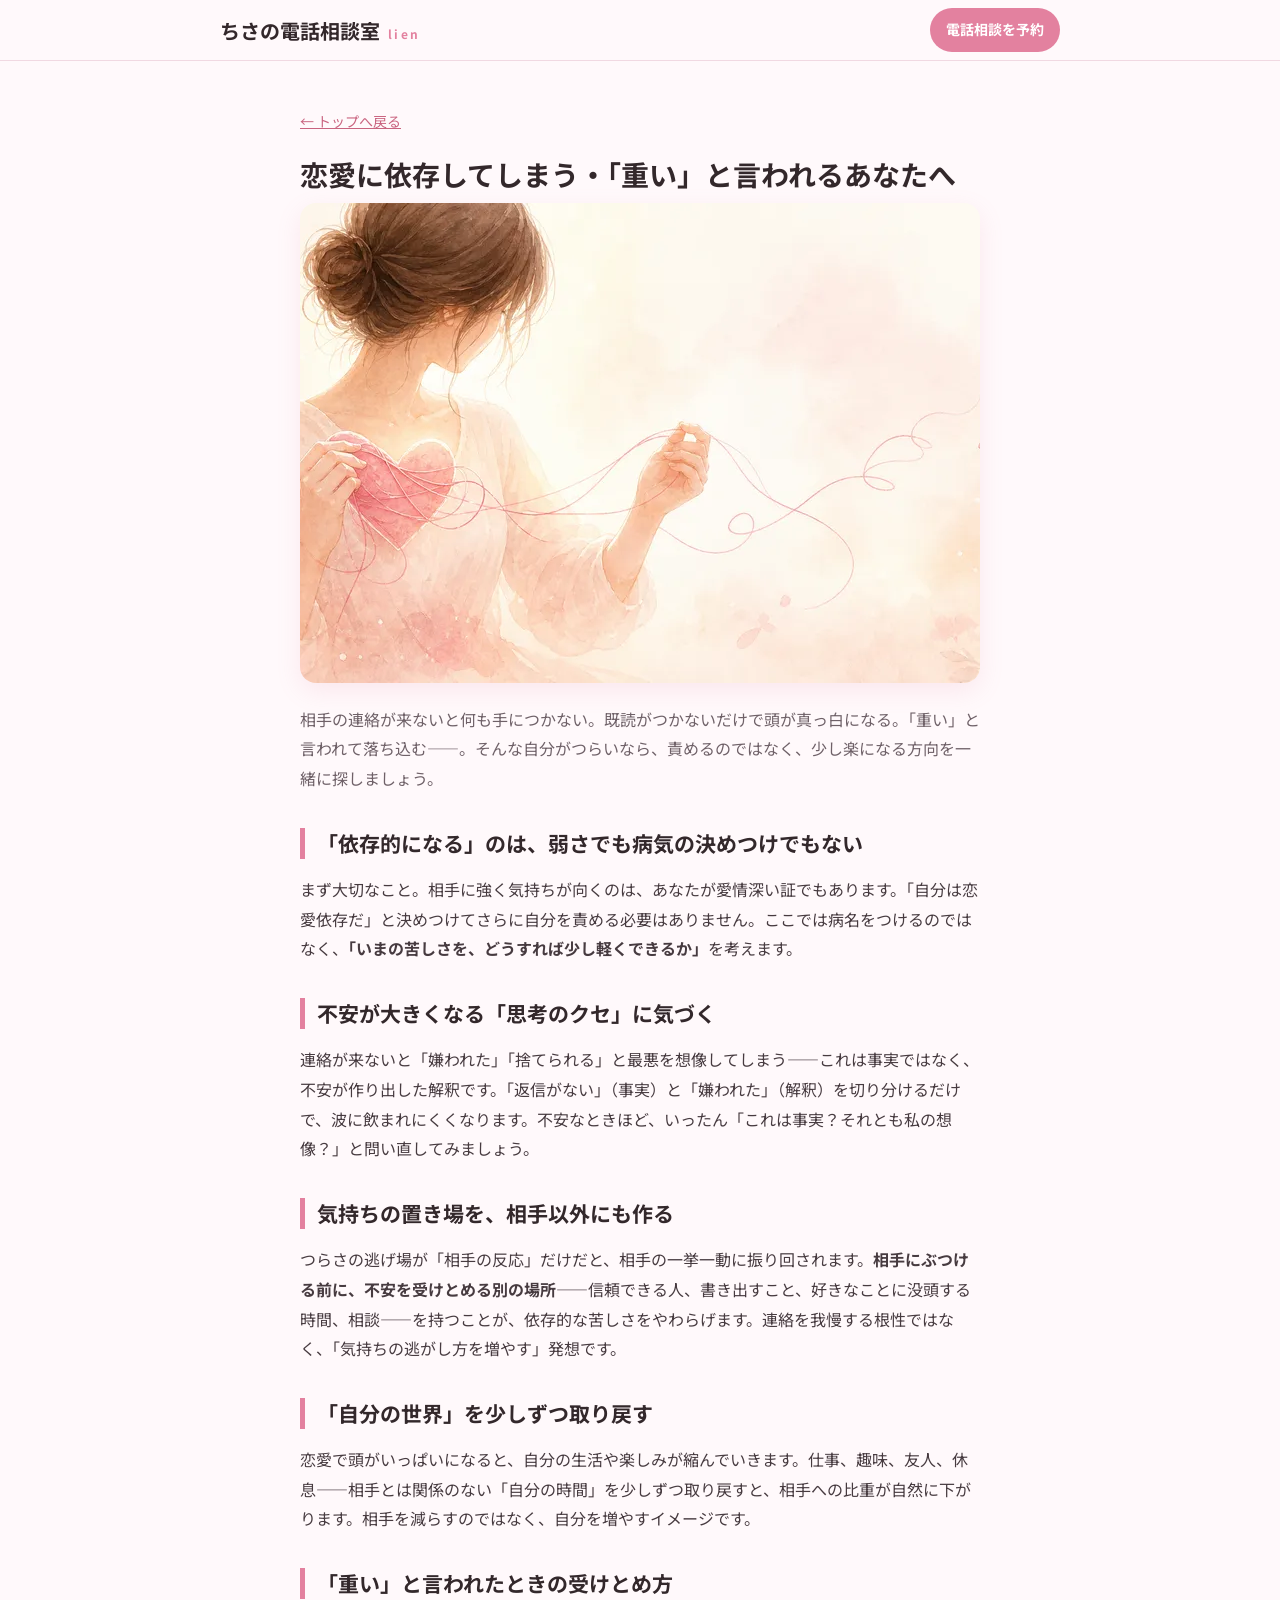
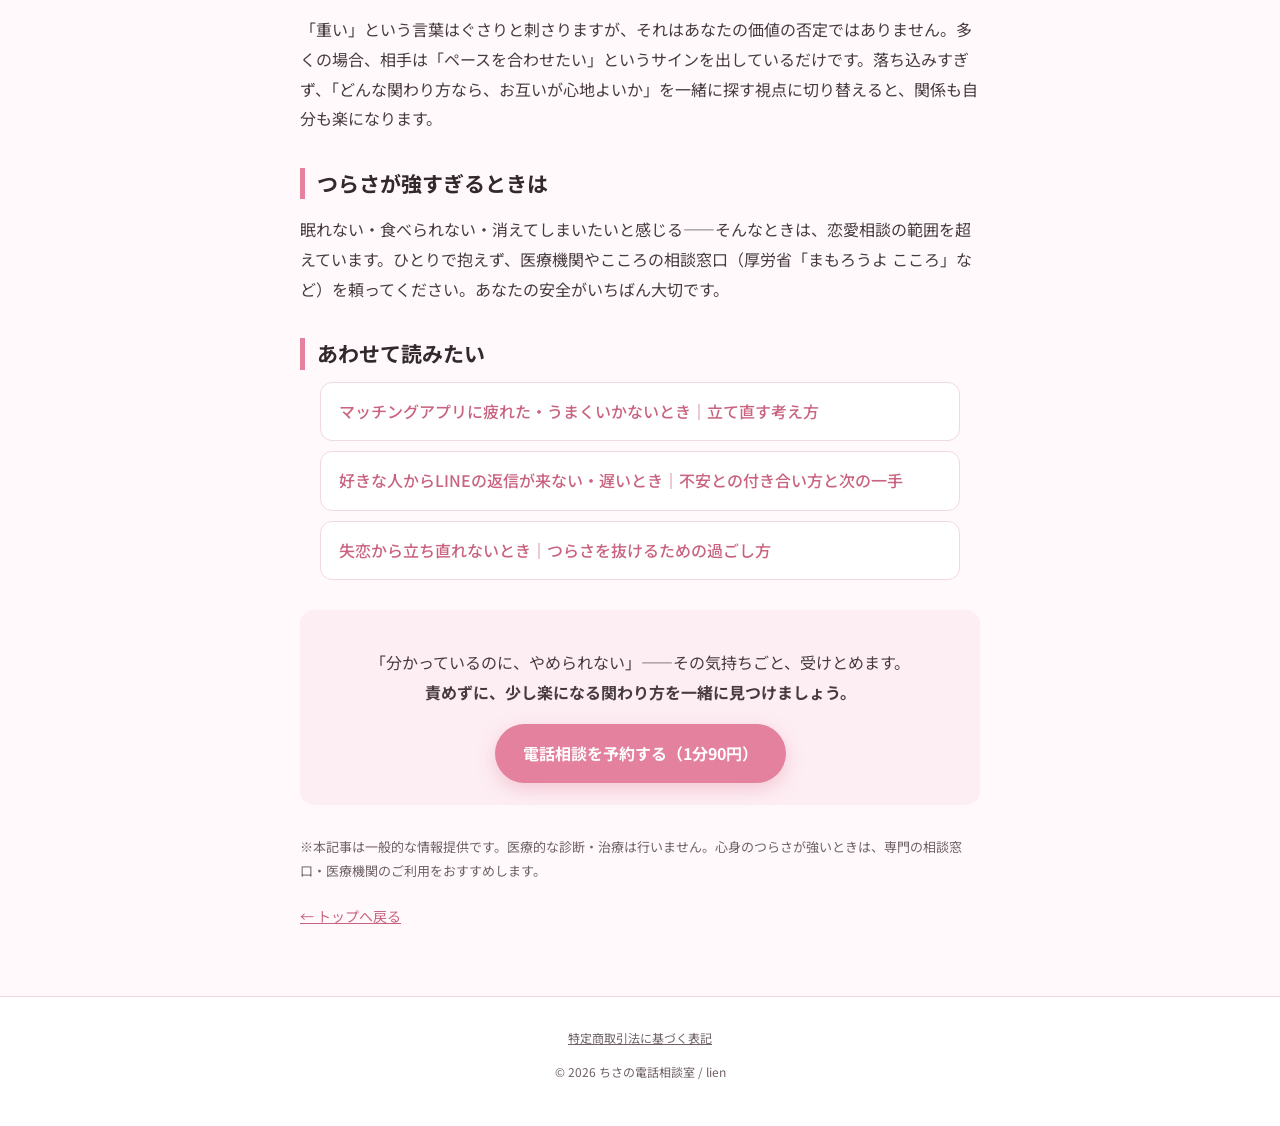
<file: articles/renai-izon.html>
<!DOCTYPE html>
<html lang="ja">
<head>
<meta charset="utf-8">
<meta name="viewport" content="width=device-width, initial-scale=1">
<title>恋愛に依存してしまう・「重い」と言われるあなたへ｜楽になるヒント｜ちさの電話相談室</title>
<meta name="description" content="相手のことで頭がいっぱい、連絡が来ないと不安でたまらない、「重い」と言われてつらい。恋愛に依存してしまうと感じる方へ、自分を責めずに少し楽になるための考え方を、恋愛サポートアドバイザー監修で解説します。">
<meta name="keywords" content="恋愛依存,重い 恋愛,恋愛 不安 つらい,相手のことばかり考えてしまう">
<link rel="canonical" href="https://soudan.lovesupport-advisor.com/articles/renai-izon.html">
<meta property="og:type" content="article">
<meta property="og:image" content="https://soudan.lovesupport-advisor.com/assets/img/art-renai-izon.webp">
<meta name="twitter:card" content="summary_large_image">
<meta name="twitter:image" content="https://soudan.lovesupport-advisor.com/assets/img/art-renai-izon.webp">
<meta property="og:title" content="恋愛に依存してしまう・「重い」と言われるあなたへ｜楽になるヒント">
<link href="https://fonts.googleapis.com/css2?family=Noto+Sans+JP:wght@400;500;700&display=swap" rel="stylesheet">
<link rel="stylesheet" href="../styles.css">
<script type="application/ld+json">
{ "@context":"https://schema.org","@type":"Article","headline":"恋愛に依存してしまう・「重い」と言われるあなたへ","author":{"@type":"Person","name":"結城ちさ"},"publisher":{"@type":"Organization","name":"ちさの電話相談室"},"mainEntityOfPage":"https://soudan.lovesupport-advisor.com/articles/renai-izon.html","image":"https://soudan.lovesupport-advisor.com/assets/img/art-renai-izon.webp","inLanguage":"ja" }
</script>
</head>
<body>
<header class="hd"><div class="wrap hd__in">
  <a class="brand" href="../index.html">ちさの電話相談室<span>lien</span></a>
  <a class="btn btn--sm" href="../index.html#plan">電話相談を予約</a>
</div></header>

<article class="article">
  <a class="back" href="../index.html">← トップへ戻る</a>
  <h1>恋愛に依存してしまう・「重い」と言われるあなたへ</h1>
  <img class="ph art-hero" src="../assets/img/art-renai-izon.webp" alt="恋愛に依存してしまう・「重い」と言われるあなたへのイメージイラスト" loading="eager" width="1200" height="480">
  <p class="lead">相手の連絡が来ないと何も手につかない。既読がつかないだけで頭が真っ白になる。「重い」と言われて落ち込む——。そんな自分がつらいなら、責めるのではなく、少し楽になる方向を一緒に探しましょう。</p>

  <h2>「依存的になる」のは、弱さでも病気の決めつけでもない</h2>
  <p>まず大切なこと。相手に強く気持ちが向くのは、あなたが愛情深い証でもあります。「自分は恋愛依存だ」と決めつけてさらに自分を責める必要はありません。ここでは病名をつけるのではなく、<strong>「いまの苦しさを、どうすれば少し軽くできるか」</strong>を考えます。</p>

  <h2>不安が大きくなる「思考のクセ」に気づく</h2>
  <p>連絡が来ないと「嫌われた」「捨てられる」と最悪を想像してしまう——これは事実ではなく、不安が作り出した解釈です。「返信がない」（事実）と「嫌われた」（解釈）を切り分けるだけで、波に飲まれにくくなります。不安なときほど、いったん「これは事実？それとも私の想像？」と問い直してみましょう。</p>

  <h2>気持ちの置き場を、相手以外にも作る</h2>
  <p>つらさの逃げ場が「相手の反応」だけだと、相手の一挙一動に振り回されます。<strong>相手にぶつける前に、不安を受けとめる別の場所</strong>——信頼できる人、書き出すこと、好きなことに没頭する時間、相談——を持つことが、依存的な苦しさをやわらげます。連絡を我慢する根性ではなく、「気持ちの逃がし方を増やす」発想です。</p>

  <h2>「自分の世界」を少しずつ取り戻す</h2>
  <p>恋愛で頭がいっぱいになると、自分の生活や楽しみが縮んでいきます。仕事、趣味、友人、休息——相手とは関係のない「自分の時間」を少しずつ取り戻すと、相手への比重が自然に下がります。相手を減らすのではなく、自分を増やすイメージです。</p>

  <h2>「重い」と言われたときの受けとめ方</h2>
  <p>「重い」という言葉はぐさりと刺さりますが、それはあなたの価値の否定ではありません。多くの場合、相手は「ペースを合わせたい」というサインを出しているだけです。落ち込みすぎず、「どんな関わり方なら、お互いが心地よいか」を一緒に探す視点に切り替えると、関係も自分も楽になります。</p>

  <h2>つらさが強すぎるときは</h2>
  <p>眠れない・食べられない・消えてしまいたいと感じる——そんなときは、恋愛相談の範囲を超えています。ひとりで抱えず、医療機関やこころの相談窓口（厚労省「まもろうよ こころ」など）を頼ってください。あなたの安全がいちばん大切です。</p>

  <h2>あわせて読みたい</h2>
      <ul class="posts">
        <li><a href="matching-app-tsukareta.html">マッチングアプリに疲れた・うまくいかないとき｜立て直す考え方</a></li>
        <li><a href="line-henji-konai.html">好きな人からLINEの返信が来ない・遅いとき｜不安との付き合い方と次の一手</a></li>
        <li><a href="shitsuren-tachinaori.html">失恋から立ち直れないとき｜つらさを抜けるための過ごし方</a></li>
      </ul>

  <div class="cta-inline">
    <p>「分かっているのに、やめられない」——その気持ちごと、受けとめます。<br><strong>責めずに、少し楽になる関わり方を一緒に見つけましょう。</strong></p>
    <a class="btn" href="../index.html#plan">電話相談を予約する（1分90円）</a>
  </div>

  <p style="font-size:13px;color:#6f6168">※本記事は一般的な情報提供です。医療的な診断・治療は行いません。心身のつらさが強いときは、専門の相談窓口・医療機関のご利用をおすすめします。</p>
  <a class="back" href="../index.html">← トップへ戻る</a>
</article>

<footer class="ft"><div class="wrap"><p class="ft__links"><a href="../legal/tokushoho.html">特定商取引法に基づく表記</a></p><p class="ft__copy">© <span>2026</span> ちさの電話相談室 / lien</p></div></footer>
</body>
</html>
</file>
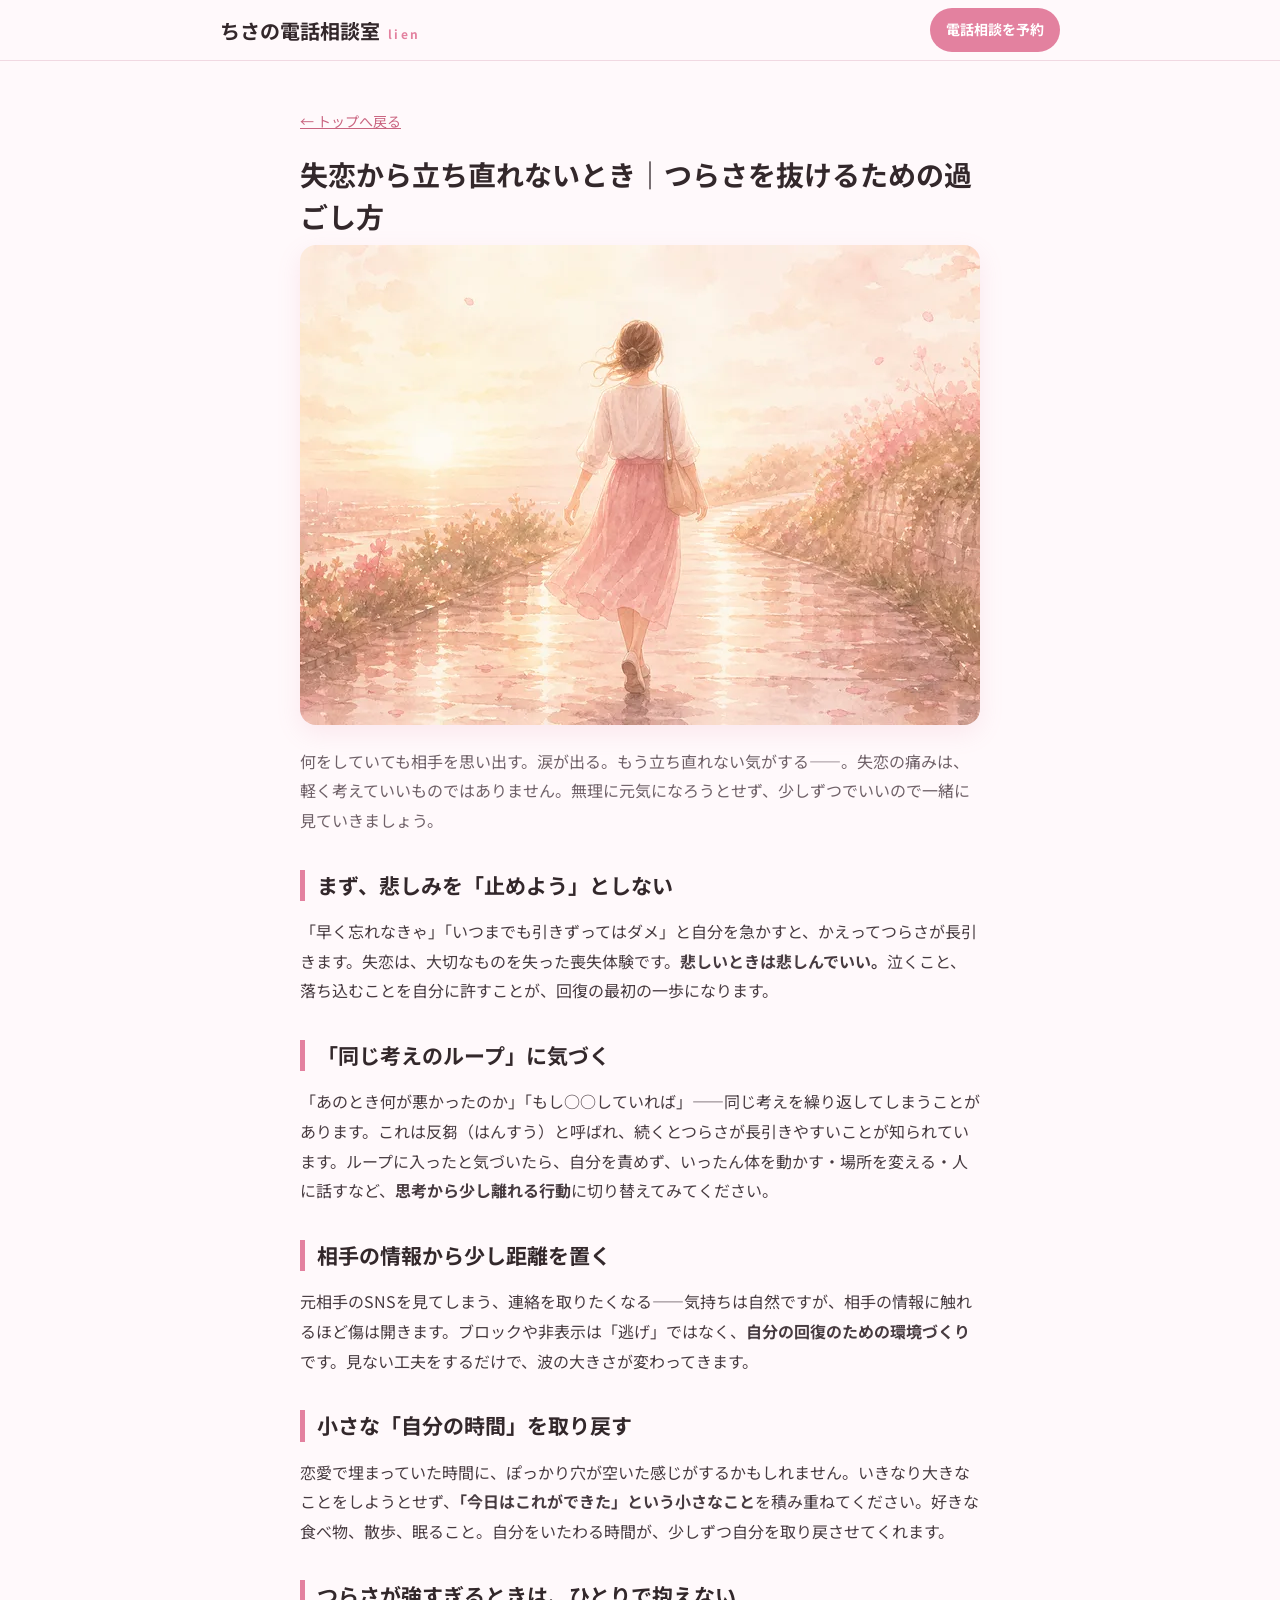
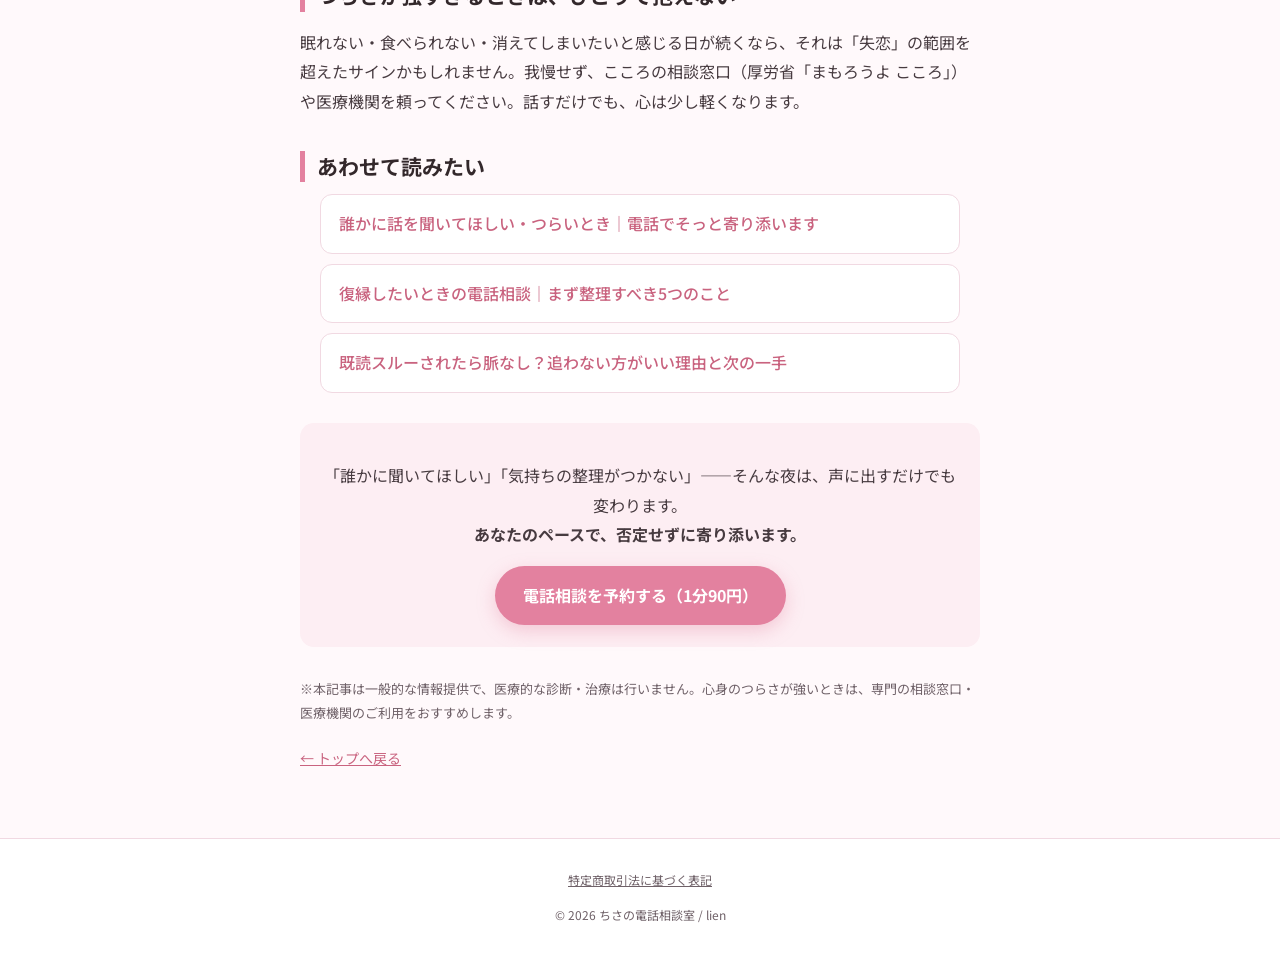
<file: articles/shitsuren-tachinaori.html>
<!DOCTYPE html>
<html lang="ja">
<head>
<meta charset="utf-8">
<meta name="viewport" content="width=device-width, initial-scale=1">
<title>失恋から立ち直れないとき｜つらさを抜けるための過ごし方｜ちさの電話相談室</title>
<meta name="description" content="失恋がつらくて立ち直れない、涙が止まらない、相手を忘れられない。そんなときに少しずつ前を向くための過ごし方を、恋愛サポートアドバイザー監修で解説。悲しみを止めようとしない、反芻との付き合い方、自分を取り戻すステップまで。">
<meta name="keywords" content="失恋 立ち直れない,失恋 つらい,忘れられない 元カレ,失恋 立ち直る方法">
<link rel="canonical" href="https://soudan.lovesupport-advisor.com/articles/shitsuren-tachinaori.html">
<meta property="og:type" content="article">
<meta property="og:image" content="https://soudan.lovesupport-advisor.com/assets/img/art-shitsuren-tachinaori.webp">
<meta name="twitter:card" content="summary_large_image">
<meta name="twitter:image" content="https://soudan.lovesupport-advisor.com/assets/img/art-shitsuren-tachinaori.webp">
<meta property="og:title" content="失恋から立ち直れないとき｜つらさを抜けるための過ごし方">
<link href="https://fonts.googleapis.com/css2?family=Noto+Sans+JP:wght@400;500;700&display=swap" rel="stylesheet">
<link rel="stylesheet" href="../styles.css">
<script type="application/ld+json">
{ "@context":"https://schema.org","@type":"Article","headline":"失恋から立ち直れないとき｜つらさを抜けるための過ごし方","author":{"@type":"Person","name":"結城ちさ"},"publisher":{"@type":"Organization","name":"ちさの電話相談室"},"mainEntityOfPage":"https://soudan.lovesupport-advisor.com/articles/shitsuren-tachinaori.html","image":"https://soudan.lovesupport-advisor.com/assets/img/art-shitsuren-tachinaori.webp","inLanguage":"ja" }
</script>
</head>
<body>
<header class="hd"><div class="wrap hd__in">
  <a class="brand" href="../index.html">ちさの電話相談室<span>lien</span></a>
  <a class="btn btn--sm" href="../index.html#plan">電話相談を予約</a>
</div></header>

<article class="article">
  <a class="back" href="../index.html">← トップへ戻る</a>
  <h1>失恋から立ち直れないとき｜つらさを抜けるための過ごし方</h1>
  <img class="ph art-hero" src="../assets/img/art-shitsuren-tachinaori.webp" alt="失恋から立ち直れないとき｜つらさを抜けるための過ごし方のイメージイラスト" loading="eager" width="1200" height="480">
  <p class="lead">何をしていても相手を思い出す。涙が出る。もう立ち直れない気がする——。失恋の痛みは、軽く考えていいものではありません。無理に元気になろうとせず、少しずつでいいので一緒に見ていきましょう。</p>

  <h2>まず、悲しみを「止めよう」としない</h2>
  <p>「早く忘れなきゃ」「いつまでも引きずってはダメ」と自分を急かすと、かえってつらさが長引きます。失恋は、大切なものを失った喪失体験です。<strong>悲しいときは悲しんでいい。</strong>泣くこと、落ち込むことを自分に許すことが、回復の最初の一歩になります。</p>

  <h2>「同じ考えのループ」に気づく</h2>
  <p>「あのとき何が悪かったのか」「もし○○していれば」——同じ考えを繰り返してしまうことがあります。これは反芻（はんすう）と呼ばれ、続くとつらさが長引きやすいことが知られています。ループに入ったと気づいたら、自分を責めず、いったん体を動かす・場所を変える・人に話すなど、<strong>思考から少し離れる行動</strong>に切り替えてみてください。</p>

  <h2>相手の情報から少し距離を置く</h2>
  <p>元相手のSNSを見てしまう、連絡を取りたくなる——気持ちは自然ですが、相手の情報に触れるほど傷は開きます。ブロックや非表示は「逃げ」ではなく、<strong>自分の回復のための環境づくり</strong>です。見ない工夫をするだけで、波の大きさが変わってきます。</p>

  <h2>小さな「自分の時間」を取り戻す</h2>
  <p>恋愛で埋まっていた時間に、ぽっかり穴が空いた感じがするかもしれません。いきなり大きなことをしようとせず、<strong>「今日はこれができた」という小さなこと</strong>を積み重ねてください。好きな食べ物、散歩、眠ること。自分をいたわる時間が、少しずつ自分を取り戻させてくれます。</p>

  <h2>つらさが強すぎるときは、ひとりで抱えない</h2>
  <p>眠れない・食べられない・消えてしまいたいと感じる日が続くなら、それは「失恋」の範囲を超えたサインかもしれません。我慢せず、こころの相談窓口（厚労省「まもろうよ こころ」）や医療機関を頼ってください。話すだけでも、心は少し軽くなります。</p>

  <h2>あわせて読みたい</h2>
      <ul class="posts">
        <li><a href="dareka-ni-hanashitai.html">誰かに話を聞いてほしい・つらいとき｜電話でそっと寄り添います</a></li>
        <li><a href="fukuen-denwa-soudan.html">復縁したいときの電話相談｜まず整理すべき5つのこと</a></li>
        <li><a href="kidoku-suru.html">既読スルーされたら脈なし？追わない方がいい理由と次の一手</a></li>
      </ul>

  <div class="cta-inline">
    <p>「誰かに聞いてほしい」「気持ちの整理がつかない」——そんな夜は、声に出すだけでも変わります。<br><strong>あなたのペースで、否定せずに寄り添います。</strong></p>
    <a class="btn" href="../index.html#plan">電話相談を予約する（1分90円）</a>
  </div>

  <p style="font-size:13px;color:#6f6168">※本記事は一般的な情報提供で、医療的な診断・治療は行いません。心身のつらさが強いときは、専門の相談窓口・医療機関のご利用をおすすめします。</p>
  <a class="back" href="../index.html">← トップへ戻る</a>
</article>

<footer class="ft"><div class="wrap"><p class="ft__links"><a href="../legal/tokushoho.html">特定商取引法に基づく表記</a></p><p class="ft__copy">© <span>2026</span> ちさの電話相談室 / lien</p></div></footer>
</body>
</html>
</file>
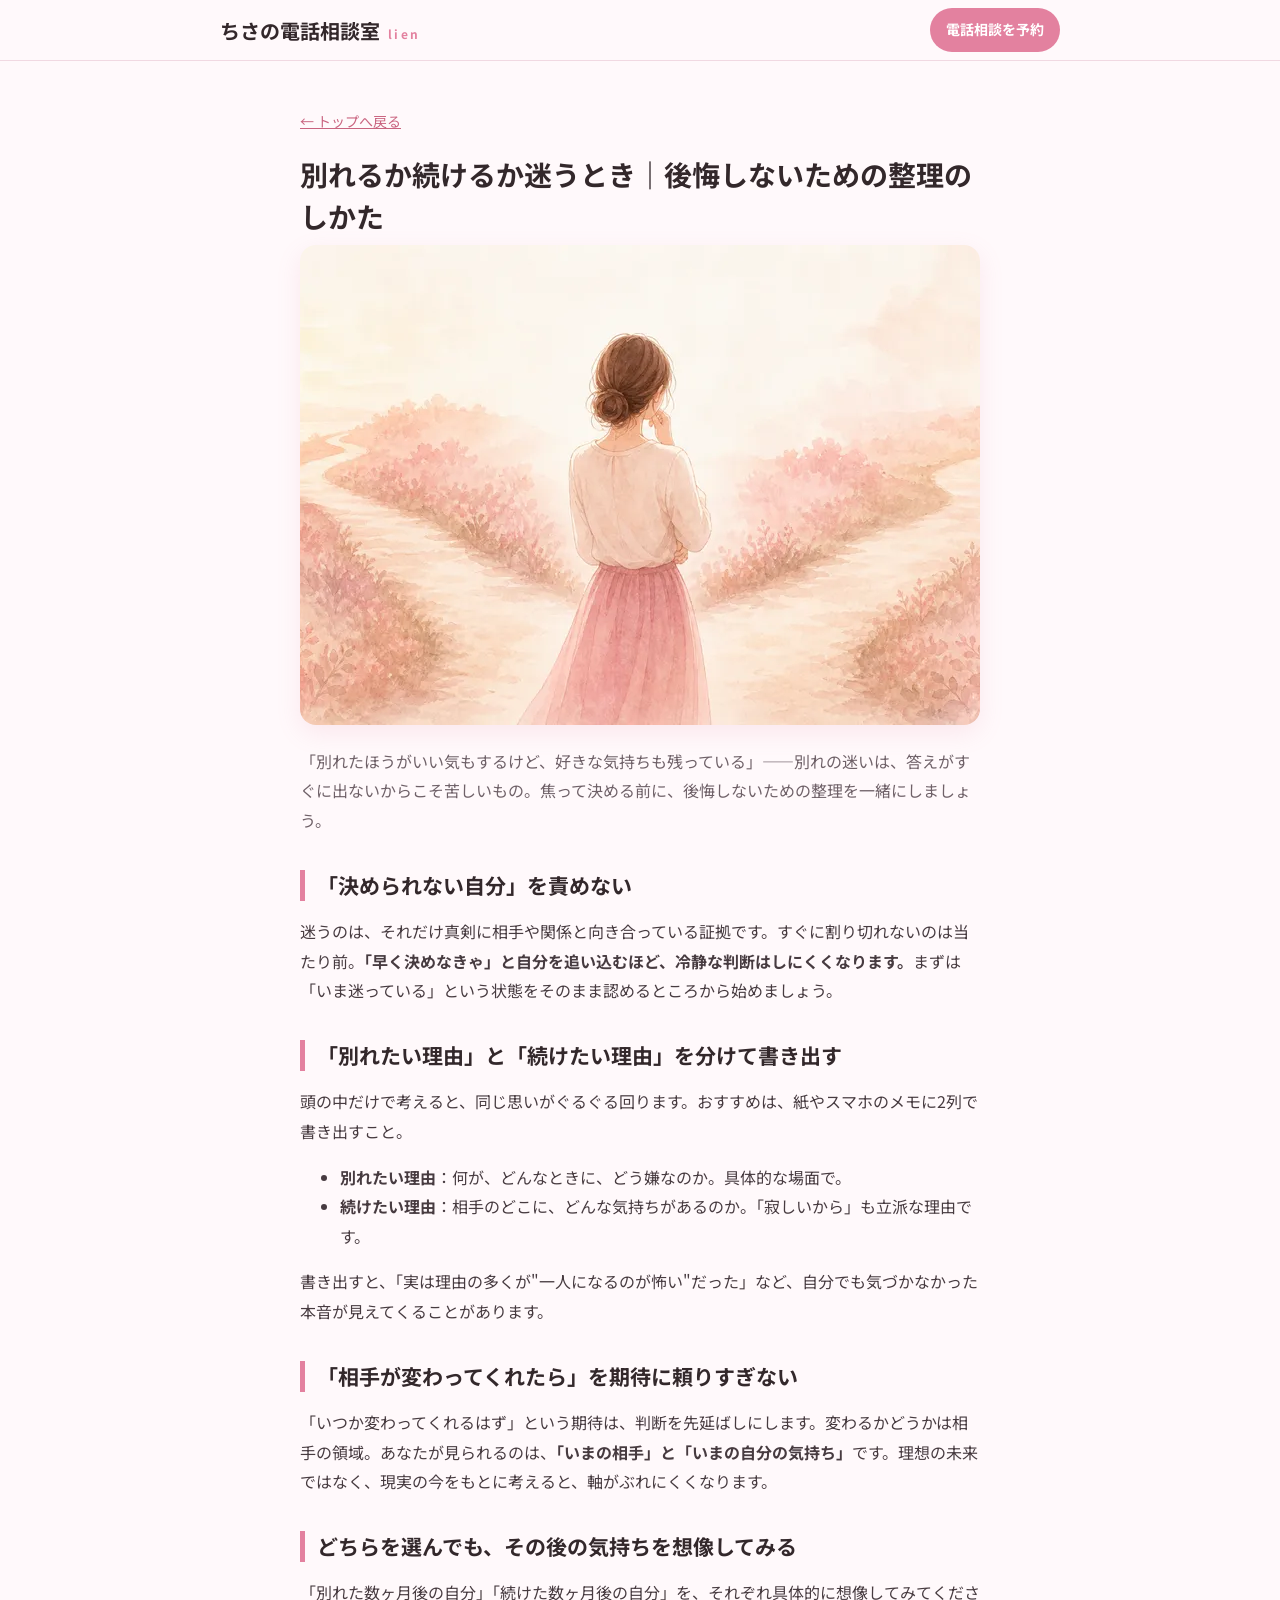
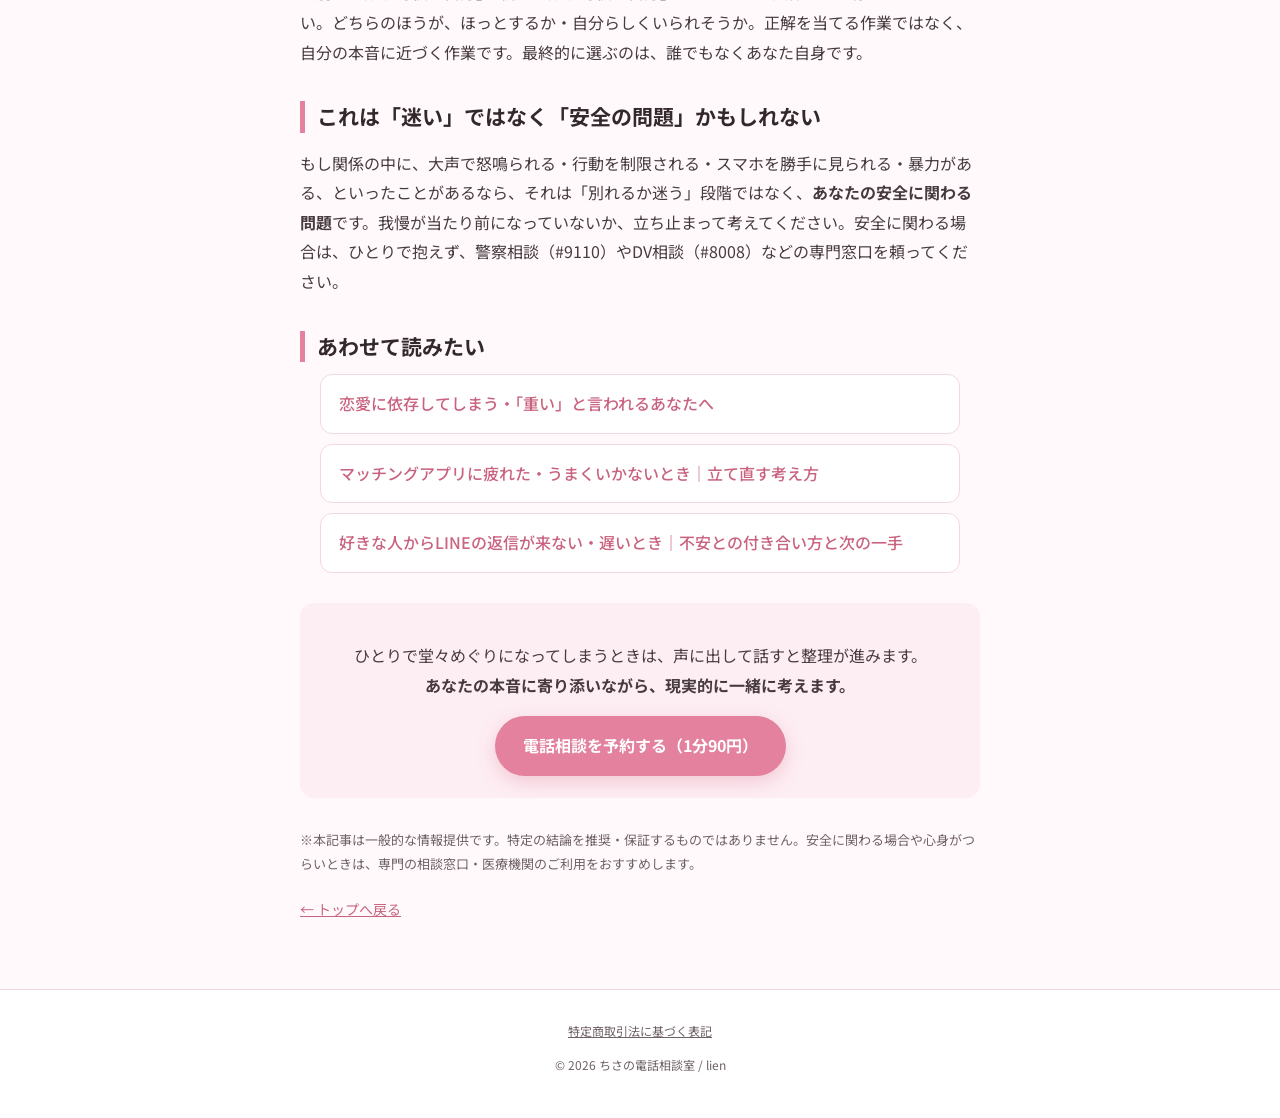
<file: articles/wakareru-mayou.html>
<!DOCTYPE html>
<html lang="ja">
<head>
<meta charset="utf-8">
<meta name="viewport" content="width=device-width, initial-scale=1">
<title>別れるか続けるか迷うとき｜後悔しないための整理のしかた｜ちさの電話相談室</title>
<meta name="description" content="別れるべきか、続けるべきか決められない。そんなときに後悔しないための考え方を、恋愛サポートアドバイザー監修で解説。我慢が当たり前になっていないか、別れたい理由・続けたい理由の整理、安全に関わるサインの見分け方まで。">
<meta name="keywords" content="別れるか迷う,別れるべきか,彼氏 別れたい 決断,恋愛 続けるか迷う">
<link rel="canonical" href="https://soudan.lovesupport-advisor.com/articles/wakareru-mayou.html">
<meta property="og:type" content="article">
<meta property="og:image" content="https://soudan.lovesupport-advisor.com/assets/img/art-wakareru-mayou.webp">
<meta name="twitter:card" content="summary_large_image">
<meta name="twitter:image" content="https://soudan.lovesupport-advisor.com/assets/img/art-wakareru-mayou.webp">
<meta property="og:title" content="別れるか続けるか迷うとき｜後悔しないための整理のしかた">
<link href="https://fonts.googleapis.com/css2?family=Noto+Sans+JP:wght@400;500;700&display=swap" rel="stylesheet">
<link rel="stylesheet" href="../styles.css">
<script type="application/ld+json">
{ "@context":"https://schema.org","@type":"Article","headline":"別れるか続けるか迷うとき｜後悔しないための整理のしかた","author":{"@type":"Person","name":"結城ちさ"},"publisher":{"@type":"Organization","name":"ちさの電話相談室"},"mainEntityOfPage":"https://soudan.lovesupport-advisor.com/articles/wakareru-mayou.html","image":"https://soudan.lovesupport-advisor.com/assets/img/art-wakareru-mayou.webp","inLanguage":"ja" }
</script>
</head>
<body>
<header class="hd"><div class="wrap hd__in">
  <a class="brand" href="../index.html">ちさの電話相談室<span>lien</span></a>
  <a class="btn btn--sm" href="../index.html#plan">電話相談を予約</a>
</div></header>

<article class="article">
  <a class="back" href="../index.html">← トップへ戻る</a>
  <h1>別れるか続けるか迷うとき｜後悔しないための整理のしかた</h1>
  <img class="ph art-hero" src="../assets/img/art-wakareru-mayou.webp" alt="別れるか続けるか迷うとき｜後悔しないための整理のしかたのイメージイラスト" loading="eager" width="1200" height="480">
  <p class="lead">「別れたほうがいい気もするけど、好きな気持ちも残っている」——別れの迷いは、答えがすぐに出ないからこそ苦しいもの。焦って決める前に、後悔しないための整理を一緒にしましょう。</p>

  <h2>「決められない自分」を責めない</h2>
  <p>迷うのは、それだけ真剣に相手や関係と向き合っている証拠です。すぐに割り切れないのは当たり前。<strong>「早く決めなきゃ」と自分を追い込むほど、冷静な判断はしにくくなります。</strong>まずは「いま迷っている」という状態をそのまま認めるところから始めましょう。</p>

  <h2>「別れたい理由」と「続けたい理由」を分けて書き出す</h2>
  <p>頭の中だけで考えると、同じ思いがぐるぐる回ります。おすすめは、紙やスマホのメモに2列で書き出すこと。</p>
  <ul>
    <li><b>別れたい理由</b>：何が、どんなときに、どう嫌なのか。具体的な場面で。</li>
    <li><b>続けたい理由</b>：相手のどこに、どんな気持ちがあるのか。「寂しいから」も立派な理由です。</li>
  </ul>
  <p>書き出すと、「実は理由の多くが"一人になるのが怖い"だった」など、自分でも気づかなかった本音が見えてくることがあります。</p>

  <h2>「相手が変わってくれたら」を期待に頼りすぎない</h2>
  <p>「いつか変わってくれるはず」という期待は、判断を先延ばしにします。変わるかどうかは相手の領域。あなたが見られるのは、<strong>「いまの相手」と「いまの自分の気持ち」</strong>です。理想の未来ではなく、現実の今をもとに考えると、軸がぶれにくくなります。</p>

  <h2>どちらを選んでも、その後の気持ちを想像してみる</h2>
  <p>「別れた数ヶ月後の自分」「続けた数ヶ月後の自分」を、それぞれ具体的に想像してみてください。どちらのほうが、ほっとするか・自分らしくいられそうか。正解を当てる作業ではなく、自分の本音に近づく作業です。最終的に選ぶのは、誰でもなくあなた自身です。</p>

  <h2>これは「迷い」ではなく「安全の問題」かもしれない</h2>
  <p>もし関係の中に、大声で怒鳴られる・行動を制限される・スマホを勝手に見られる・暴力がある、といったことがあるなら、それは「別れるか迷う」段階ではなく、<strong>あなたの安全に関わる問題</strong>です。我慢が当たり前になっていないか、立ち止まって考えてください。安全に関わる場合は、ひとりで抱えず、警察相談（#9110）やDV相談（#8008）などの専門窓口を頼ってください。</p>

  <h2>あわせて読みたい</h2>
      <ul class="posts">
        <li><a href="renai-izon.html">恋愛に依存してしまう・「重い」と言われるあなたへ</a></li>
        <li><a href="matching-app-tsukareta.html">マッチングアプリに疲れた・うまくいかないとき｜立て直す考え方</a></li>
        <li><a href="line-henji-konai.html">好きな人からLINEの返信が来ない・遅いとき｜不安との付き合い方と次の一手</a></li>
      </ul>

  <div class="cta-inline">
    <p>ひとりで堂々めぐりになってしまうときは、声に出して話すと整理が進みます。<br><strong>あなたの本音に寄り添いながら、現実的に一緒に考えます。</strong></p>
    <a class="btn" href="../index.html#plan">電話相談を予約する（1分90円）</a>
  </div>

  <p style="font-size:13px;color:#6f6168">※本記事は一般的な情報提供です。特定の結論を推奨・保証するものではありません。安全に関わる場合や心身がつらいときは、専門の相談窓口・医療機関のご利用をおすすめします。</p>
  <a class="back" href="../index.html">← トップへ戻る</a>
</article>

<footer class="ft"><div class="wrap"><p class="ft__links"><a href="../legal/tokushoho.html">特定商取引法に基づく表記</a></p><p class="ft__copy">© <span>2026</span> ちさの電話相談室 / lien</p></div></footer>
</body>
</html>
</file>
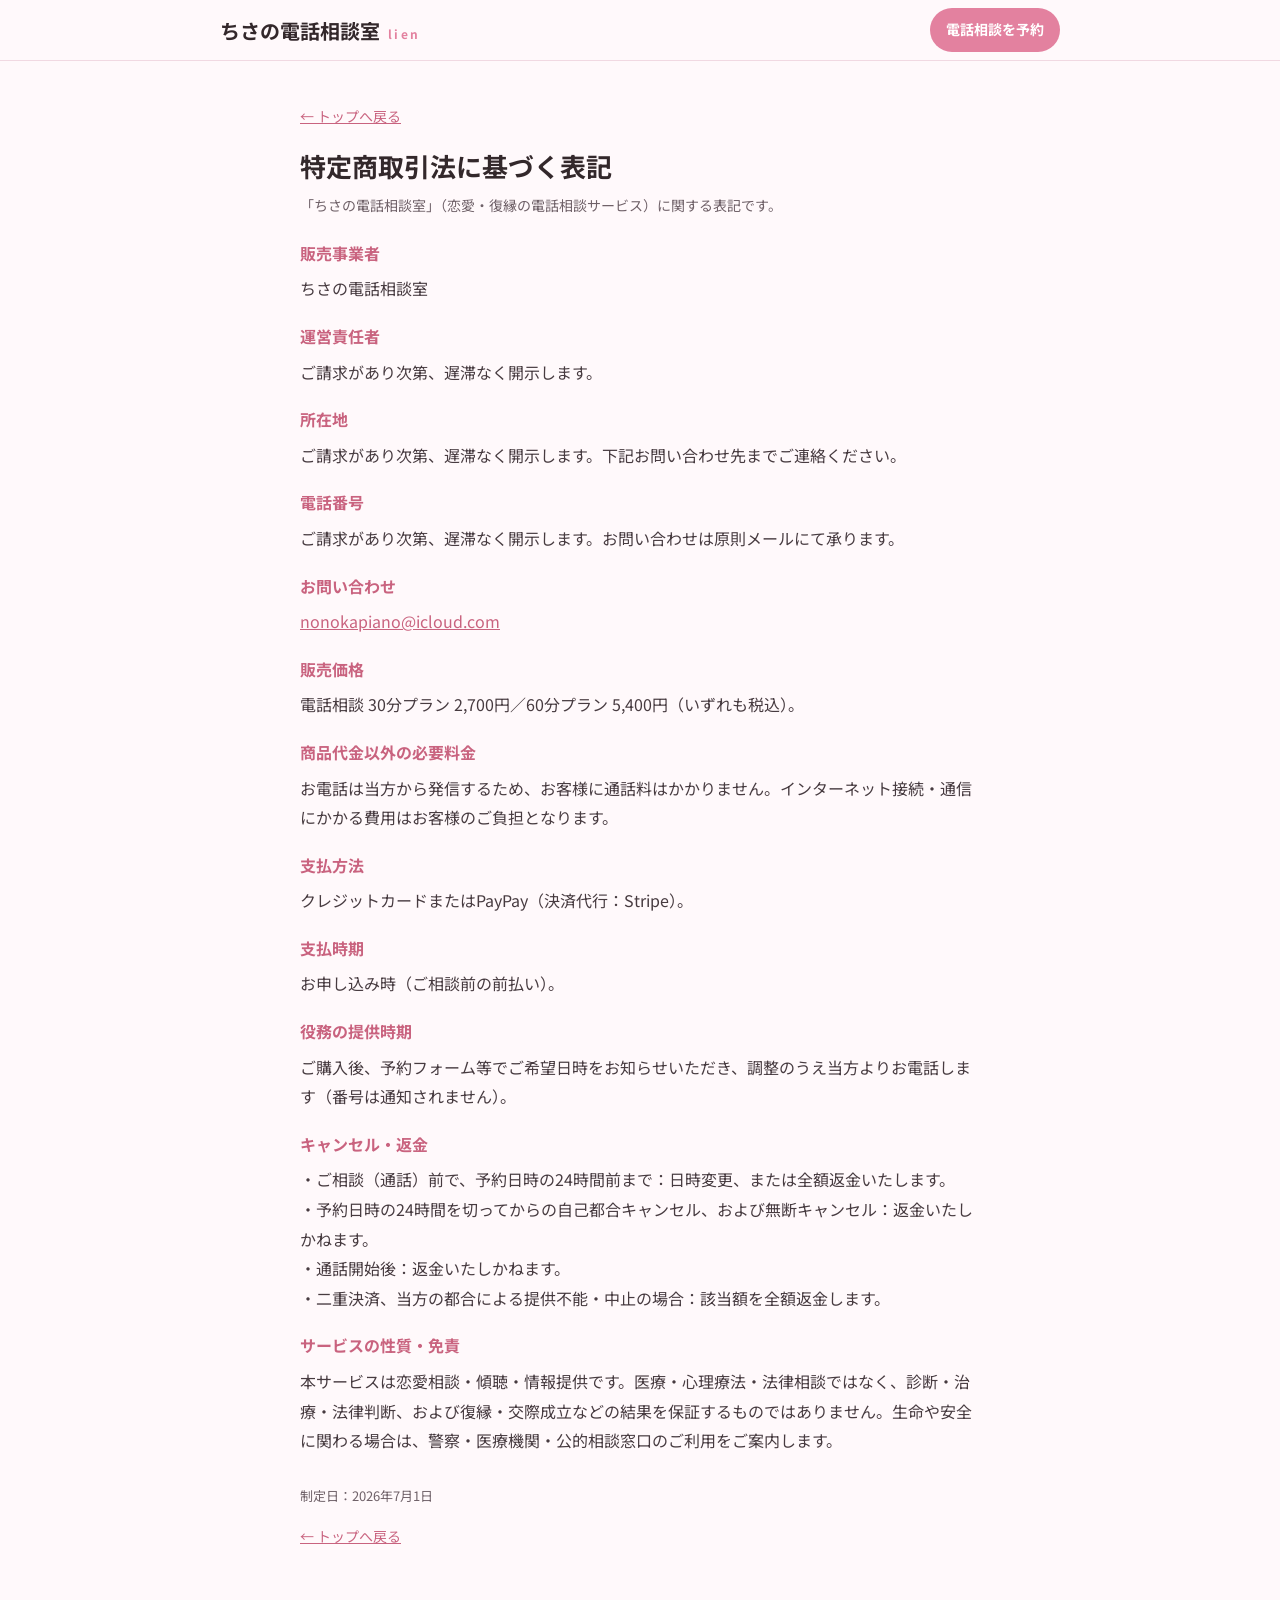
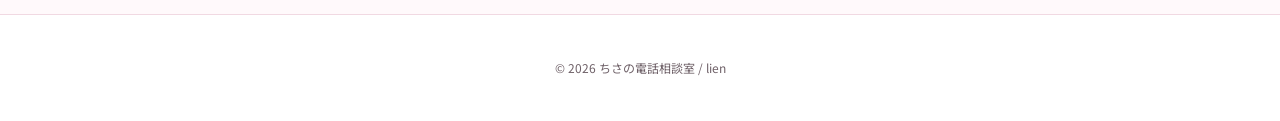
<file: legal/tokushoho.html>
<!DOCTYPE html>
<html lang="ja">
<head>
<meta charset="utf-8">
<meta name="viewport" content="width=device-width, initial-scale=1">
<title>特定商取引法に基づく表記｜ちさの電話相談室</title>
<meta name="description" content="ちさの電話相談室（恋愛・復縁の電話相談）の特定商取引法に基づく表記です。">
<meta name="robots" content="noindex">
<link href="https://fonts.googleapis.com/css2?family=Noto+Sans+JP:wght@400;500;700&display=swap" rel="stylesheet">
<link rel="stylesheet" href="../styles.css">
</head>
<body>
<header class="hd"><div class="wrap hd__in">
  <a class="brand" href="../index.html">ちさの電話相談室<span>lien</span></a>
  <a class="btn btn--sm" href="../index.html#plan">電話相談を予約</a>
</div></header>

<main><div class="legal">
  <a class="back" href="../index.html">← トップへ戻る</a>
  <h1>特定商取引法に基づく表記</h1>
  <p class="lead">「ちさの電話相談室」（恋愛・復縁の電話相談サービス）に関する表記です。</p>
  <dl>
    <dt>販売事業者</dt><dd>ちさの電話相談室</dd>
    <dt>運営責任者</dt><dd>ご請求があり次第、遅滞なく開示します。</dd>
    <dt>所在地</dt><dd>ご請求があり次第、遅滞なく開示します。下記お問い合わせ先までご連絡ください。</dd>
    <dt>電話番号</dt><dd>ご請求があり次第、遅滞なく開示します。お問い合わせは原則メールにて承ります。</dd>
    <dt>お問い合わせ</dt><dd><a href="mailto:nonokapiano@icloud.com">nonokapiano@icloud.com</a></dd>
    <dt>販売価格</dt><dd>電話相談 30分プラン 2,700円／60分プラン 5,400円（いずれも税込）。</dd>
    <dt>商品代金以外の必要料金</dt><dd>お電話は当方から発信するため、お客様に通話料はかかりません。インターネット接続・通信にかかる費用はお客様のご負担となります。</dd>
    <dt>支払方法</dt><dd>クレジットカードまたはPayPay（決済代行：Stripe）。</dd>
    <dt>支払時期</dt><dd>お申し込み時（ご相談前の前払い）。</dd>
    <dt>役務の提供時期</dt><dd>ご購入後、予約フォーム等でご希望日時をお知らせいただき、調整のうえ当方よりお電話します（番号は通知されません）。</dd>
    <dt>キャンセル・返金</dt><dd>
      ・ご相談（通話）前で、予約日時の24時間前まで：日時変更、または全額返金いたします。<br>
      ・予約日時の24時間を切ってからの自己都合キャンセル、および無断キャンセル：返金いたしかねます。<br>
      ・通話開始後：返金いたしかねます。<br>
      ・二重決済、当方の都合による提供不能・中止の場合：該当額を全額返金します。
    </dd>
    <dt>サービスの性質・免責</dt><dd>本サービスは恋愛相談・傾聴・情報提供です。医療・心理療法・法律相談ではなく、診断・治療・法律判断、および復縁・交際成立などの結果を保証するものではありません。生命や安全に関わる場合は、警察・医療機関・公的相談窓口のご利用をご案内します。</dd>
  </dl>
  <p class="legal__date">制定日：2026年7月1日</p>
  <a class="back" href="../index.html">← トップへ戻る</a>
</div></main>

<footer class="ft"><div class="wrap"><p class="ft__copy">© <span>2026</span> ちさの電話相談室 / lien</p></div></footer>
</body>
</html>
</file>
<file: styles.css>
:root{
  --pink:#e3819f; --pink-d:#c9637f; --ink:#33282b; --muted:#6f6168;
  --bg:#fff9fb; --alt:#fdeef3; --line:#f1d9e2; --gold:#c9a227;
  --maxw:880px;
}
*{box-sizing:border-box}
html{scroll-behavior:smooth}
body{margin:0;font-family:"Noto Sans JP",sans-serif;color:var(--ink);background:var(--bg);line-height:1.85;-webkit-font-smoothing:antialiased}
.wrap{max-width:var(--maxw);margin:0 auto;padding:0 20px}
a{color:var(--pink-d)}
h1,h2,h3{line-height:1.5}

/* header */
.hd{position:sticky;top:0;background:rgba(255,249,251,.92);backdrop-filter:blur(6px);border-bottom:1px solid var(--line);z-index:10}
.hd__in{display:flex;align-items:center;justify-content:space-between;height:60px}
.brand{font-weight:700;font-size:20px;text-decoration:none;color:var(--ink)}
.brand span{font-size:12px;color:var(--pink);margin-left:8px;letter-spacing:.2em}

/* buttons */
.btn{display:inline-block;background:var(--pink);color:#fff;text-decoration:none;font-weight:700;
  padding:15px 28px;border-radius:999px;box-shadow:0 6px 18px rgba(227,129,159,.35);transition:.15s}
.btn:hover{background:var(--pink-d);transform:translateY(-1px)}
.btn--sm{padding:9px 16px;font-size:14px;box-shadow:none}
.btn--light{background:#fff;color:var(--pink-d)}

/* hero */
.hero{background:linear-gradient(180deg,var(--alt),var(--bg));padding:64px 0 56px;text-align:center}
.hero__eyebrow{color:var(--pink-d);font-weight:700;font-size:14px;letter-spacing:.05em;margin:0 0 10px}
.hero__title{font-size:38px;margin:0 0 18px;font-weight:700}
.hero__lead{font-size:17px;color:var(--muted);max-width:640px;margin:0 auto 28px}
.hero__cta{display:flex;flex-direction:column;align-items:center;gap:10px}
.hero__note{font-size:13px;color:var(--muted)}

/* sections */
.sec{padding:54px 0}
.sec--alt{background:var(--alt)}
.sec__title{font-size:26px;text-align:center;margin:0 0 32px}
.cta-band{background:var(--pink);color:#fff;text-align:center;padding:48px 0}
.cta-band h2{margin:0 0 20px;font-size:22px}

/* cards */
.cards{display:grid;grid-template-columns:1fr 1fr 1fr;gap:18px}
.card{background:#fff;border:1px solid var(--line);border-radius:16px;padding:22px}
.card h3{font-size:17px;margin:0 0 10px;color:var(--pink-d)}
.card p{margin:0;font-size:14.5px;color:var(--muted)}

/* needs */
.needs{list-style:none;padding:0;margin:0 auto;max-width:640px;display:grid;gap:12px}
.needs li{background:#fff;border:1px solid var(--line);border-radius:12px;padding:14px 18px}
.needs__note{font-size:13px;color:var(--muted);text-align:center;margin-top:20px}

/* flow */
.flow{counter-reset:s;list-style:none;padding:0;max-width:620px;margin:0 auto;display:grid;gap:14px}
.flow li{position:relative;background:#fff;border:1px solid var(--line);border-radius:12px;padding:14px 18px 14px 56px}
.flow li::before{counter-increment:s;content:counter(s);position:absolute;left:14px;top:12px;
  width:28px;height:28px;border-radius:50%;background:var(--pink);color:#fff;display:grid;place-items:center;font-weight:700}

/* price */
.price{text-align:center;font-size:18px}
.price b{font-size:30px;color:var(--pink-d);display:block}
.price span{font-size:14px;color:var(--muted)}

/* profile / faq / posts */
.profile p{max-width:640px;margin:0 auto 12px;color:var(--muted)}
.profile b{color:var(--ink)}
.faq{max-width:640px;margin:0 auto;display:grid;gap:10px}
.faq details{background:#fff;border:1px solid var(--line);border-radius:12px;padding:6px 18px}
.faq summary{cursor:pointer;font-weight:700;padding:10px 0}
.faq p{margin:0 0 12px;color:var(--muted);font-size:14.5px}
.posts{max-width:640px;margin:0 auto;padding:0;list-style:none;display:grid;gap:10px}
.posts a{display:block;background:#fff;border:1px solid var(--line);border-radius:12px;padding:14px 18px;text-decoration:none;font-weight:500}
.posts a:hover{border-color:var(--pink)}

/* footer */
.ft{background:#fff;border-top:1px solid var(--line);padding:30px 0;margin-top:8px}
.ft__note{font-size:12px;color:var(--muted);max-width:720px;margin:0 auto 12px;text-align:center}
.ft__copy{text-align:center;font-size:12px;color:var(--muted)}

/* article */
.article{max-width:720px;margin:0 auto;padding:40px 20px}
.article h1{font-size:28px;margin:0 0 8px}
.article .lead{color:var(--muted)}
.article h2{font-size:21px;margin:34px 0 12px;border-left:5px solid var(--pink);padding-left:12px}
.article p,.article li{font-size:16px;color:#473b40}
.article .back{display:inline-block;margin:8px 0 18px;font-size:14px}
.article .cta-inline{background:var(--alt);border-radius:14px;padding:22px;text-align:center;margin:30px 0}

/* images */
.ph{display:block;width:100%;object-fit:cover;background:linear-gradient(135deg,var(--alt),#fff);color:var(--muted);font-size:12px}
.hero__img{max-width:540px;margin:26px auto 0;border-radius:22px;aspect-ratio:16/10;box-shadow:0 12px 34px rgba(227,129,159,.20)}
.card__img{width:100%;aspect-ratio:3/2;border-radius:12px;margin-bottom:14px}
.nayami-img{max-width:560px;margin:26px auto 0;border-radius:18px;aspect-ratio:16/9;box-shadow:0 8px 24px rgba(227,129,159,.15)}
.profile__photo{width:128px;height:128px;border-radius:50%;object-fit:cover;border:4px solid #fff;box-shadow:0 6px 20px rgba(227,129,159,.28);display:block;margin:0 auto 16px;background:var(--alt)}
.art-hero{width:100%;aspect-ratio:1200/480;border-radius:16px;margin:6px 0 22px;box-shadow:0 8px 24px rgba(227,129,159,.14)}

/* plans */
.plans{display:grid;grid-template-columns:1fr 1fr;gap:18px;max-width:640px;margin:0 auto 8px}
.plan{background:#fff;border:1px solid var(--line);border-radius:16px;padding:26px 22px;text-align:center;box-shadow:0 6px 18px rgba(227,129,159,.10)}
.plan__name{font-weight:700;font-size:18px;margin-bottom:10px}
.plan__badge{font-size:11px;background:var(--pink);color:#fff;border-radius:999px;padding:2px 9px;margin-left:6px;vertical-align:middle}
.plan__price{font-size:30px;font-weight:700;color:var(--pink-d);margin-bottom:18px;line-height:1.3}
.plan__price span{display:block;font-size:12px;color:var(--muted);font-weight:400}

/* status bar */
.statusbar{display:none;text-align:center;padding:11px 16px;font-size:14px;font-weight:700;line-height:1.6}
.statusbar--ok{background:#e6f7ec;color:#1c7c43}
.statusbar--busy{background:#fdeaea;color:#c0392b}
.statusbar--away{background:#f1eef0;color:#6f6168}
.statusbar .live-dot{display:inline-block;width:10px;height:10px;border-radius:50%;margin-right:7px;vertical-align:middle;background:#aaa}
.statusbar--ok .live-dot{background:#25a35a;animation:pulse 1.5s infinite}
.statusbar--busy .live-dot{background:#c0392b}
.statusbar--away .live-dot{background:#b3aab0}
@keyframes pulse{0%{box-shadow:0 0 0 0 rgba(37,163,90,.55)}70%{box-shadow:0 0 0 9px rgba(37,163,90,0)}100%{box-shadow:0 0 0 0 rgba(37,163,90,0)}}
.statusbar__time{opacity:.7;font-weight:400;font-size:12px;margin-left:6px}
.statusbar__cta{display:inline-block;margin-left:10px;background:#25a35a;color:#fff;text-decoration:none;font-size:12px;padding:4px 12px;border-radius:999px}
.statusbar__cta:hover{background:#1c7c43}

/* legal */
.legal{max-width:720px;margin:0 auto;padding:40px 20px}
.legal h1{font-size:26px;margin:0 0 8px}
.legal .lead{color:var(--muted);font-size:14px;margin:0 0 20px}
.legal dt{font-weight:700;margin-top:18px;color:var(--pink-d)}
.legal dd{margin:6px 0 0;color:#473b40}
.legal__date{color:var(--muted);font-size:13px;margin-top:28px}
.legal .back{display:inline-block;margin-bottom:16px;font-size:14px}
.ft__links{text-align:center;font-size:12px;margin:0 0 8px}
.ft__links a{color:var(--muted);margin:0 8px}

@media(max-width:720px){
  .hero__title{font-size:30px}
  .cards{grid-template-columns:1fr}
  .plans{grid-template-columns:1fr}
  .sec__title{font-size:22px}
}
</file>
